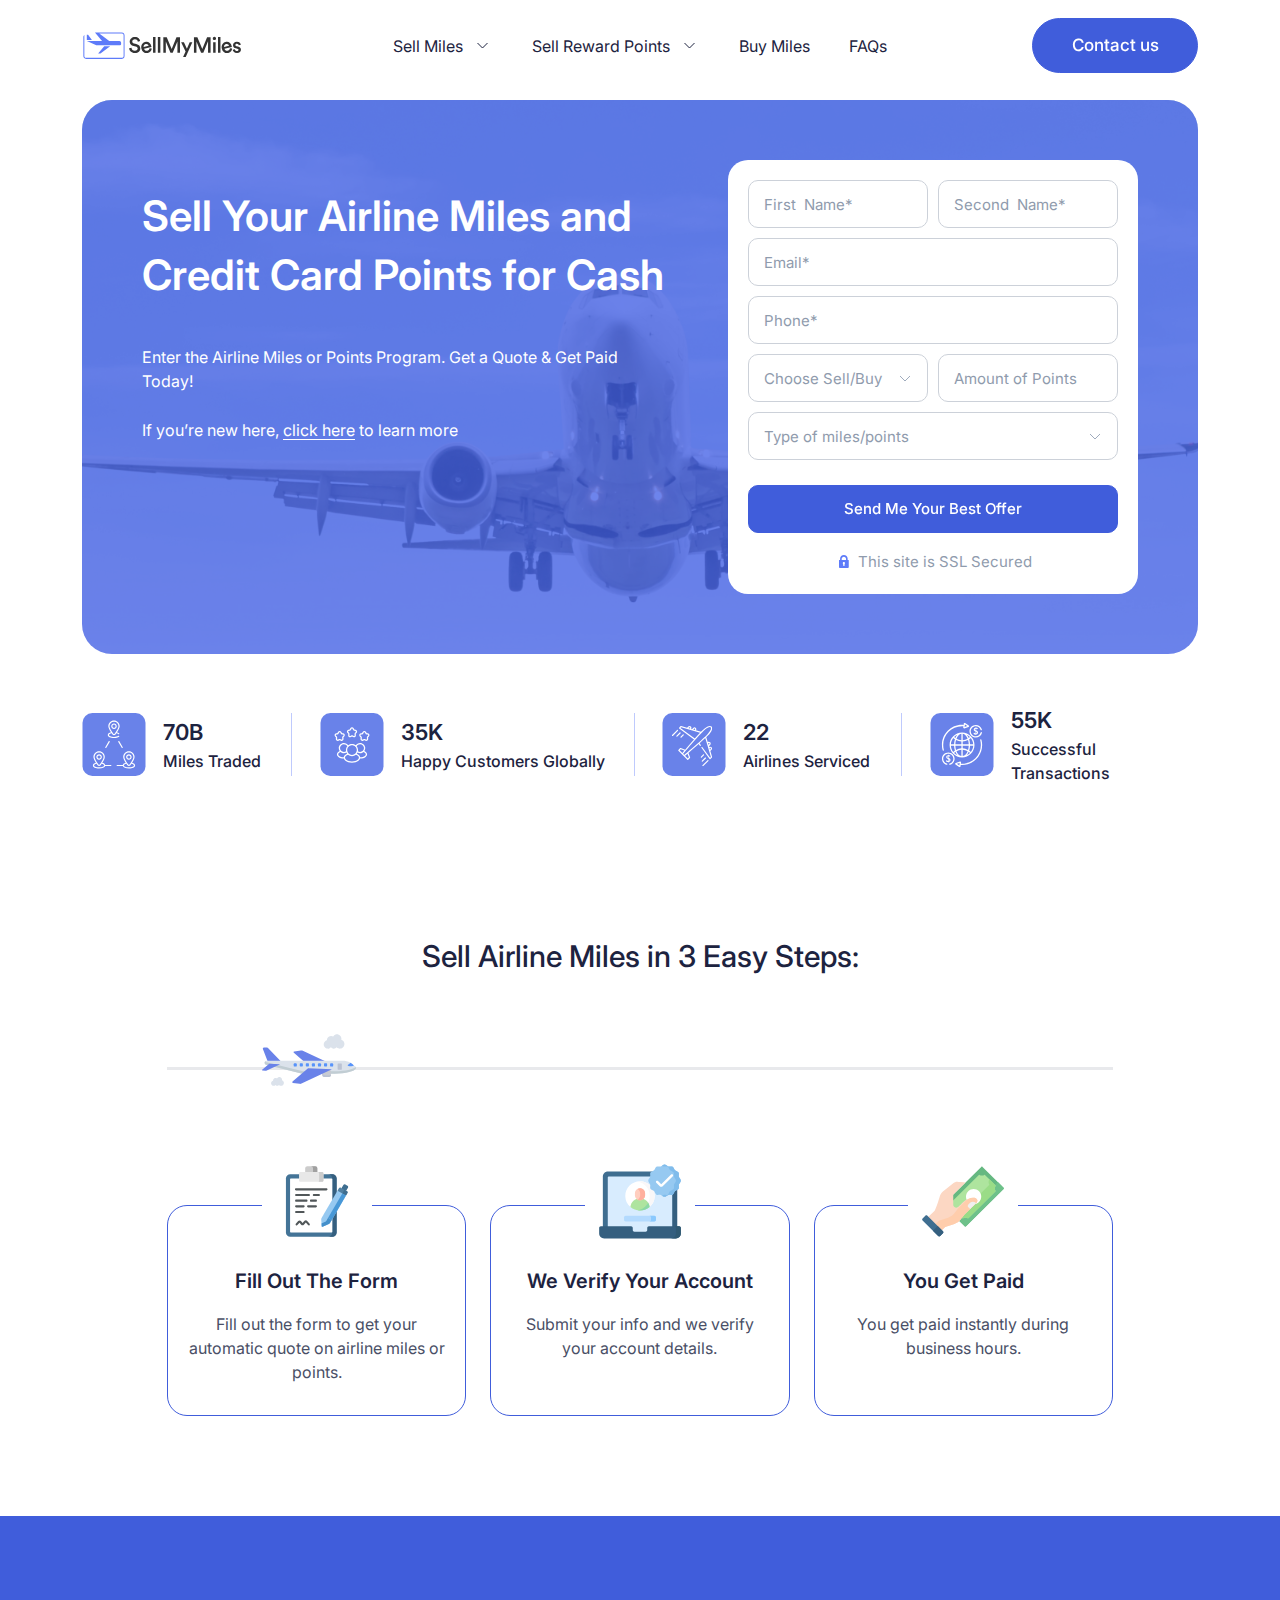
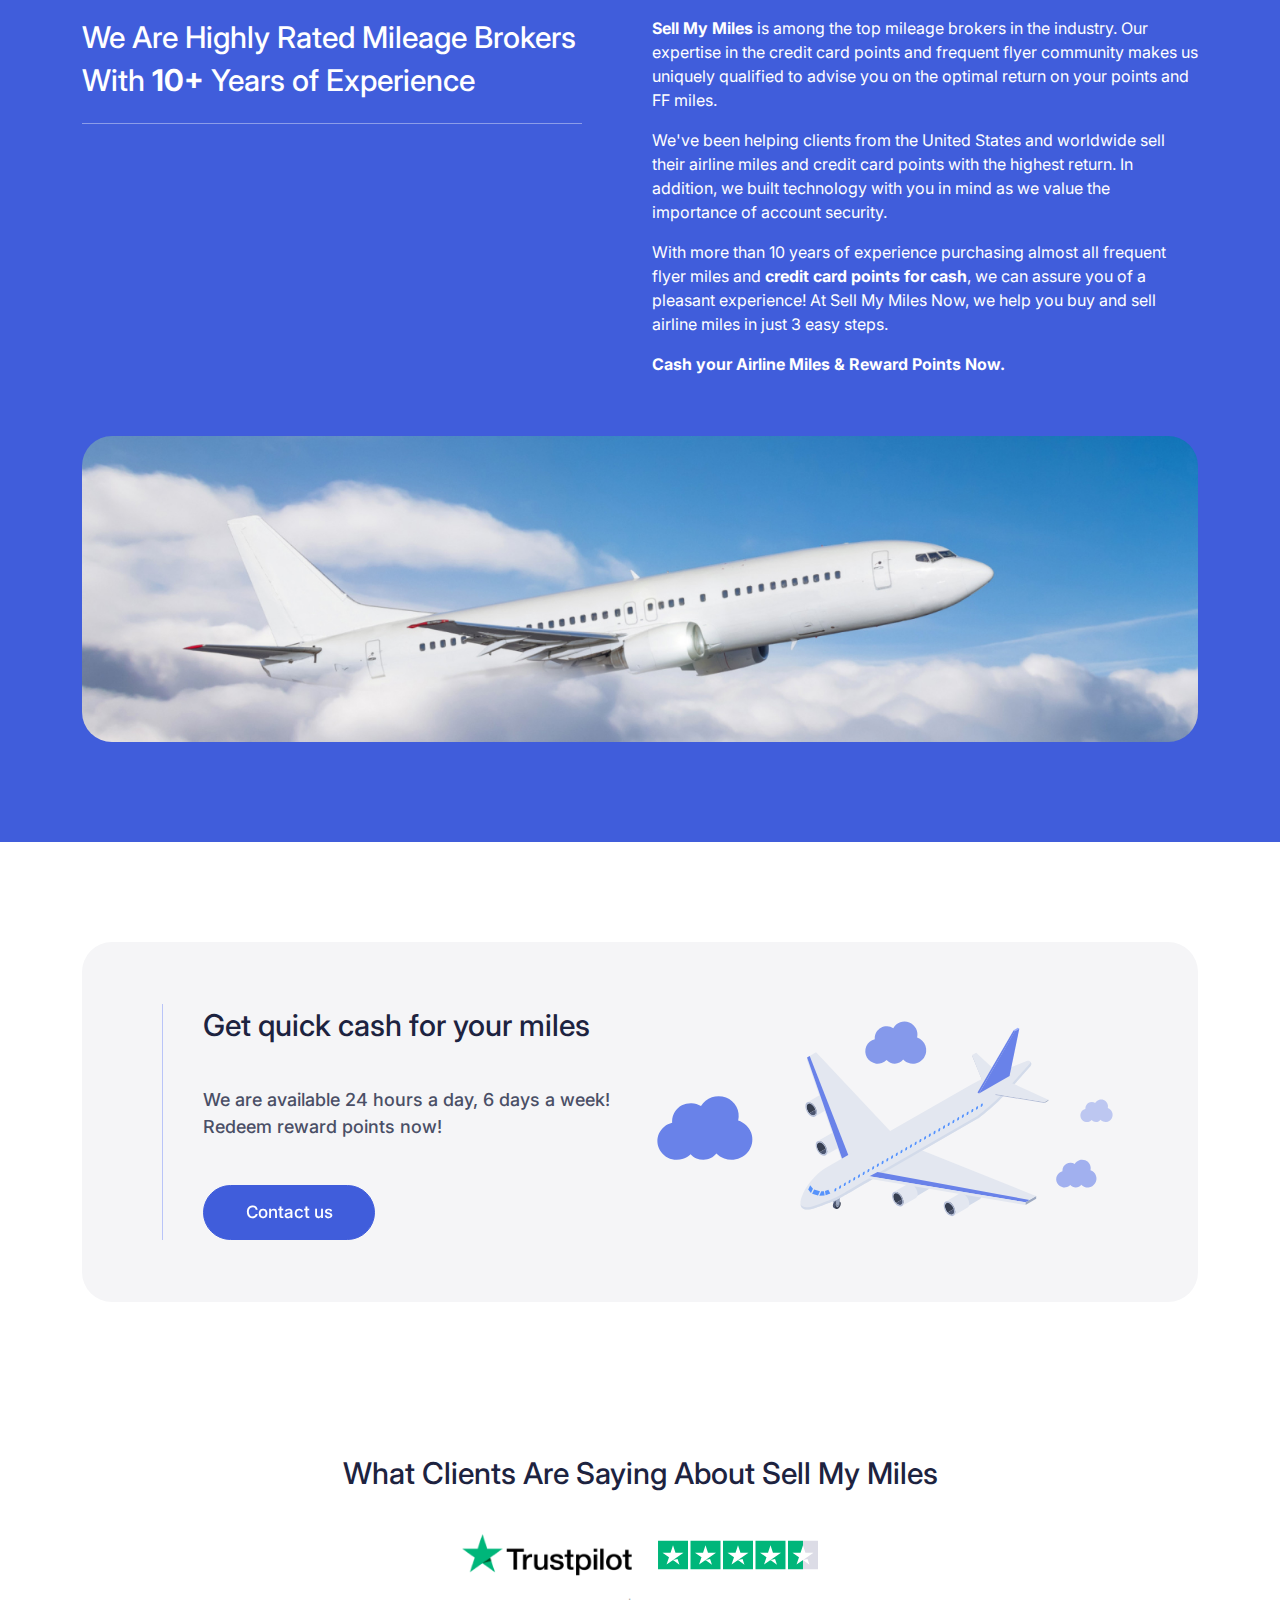
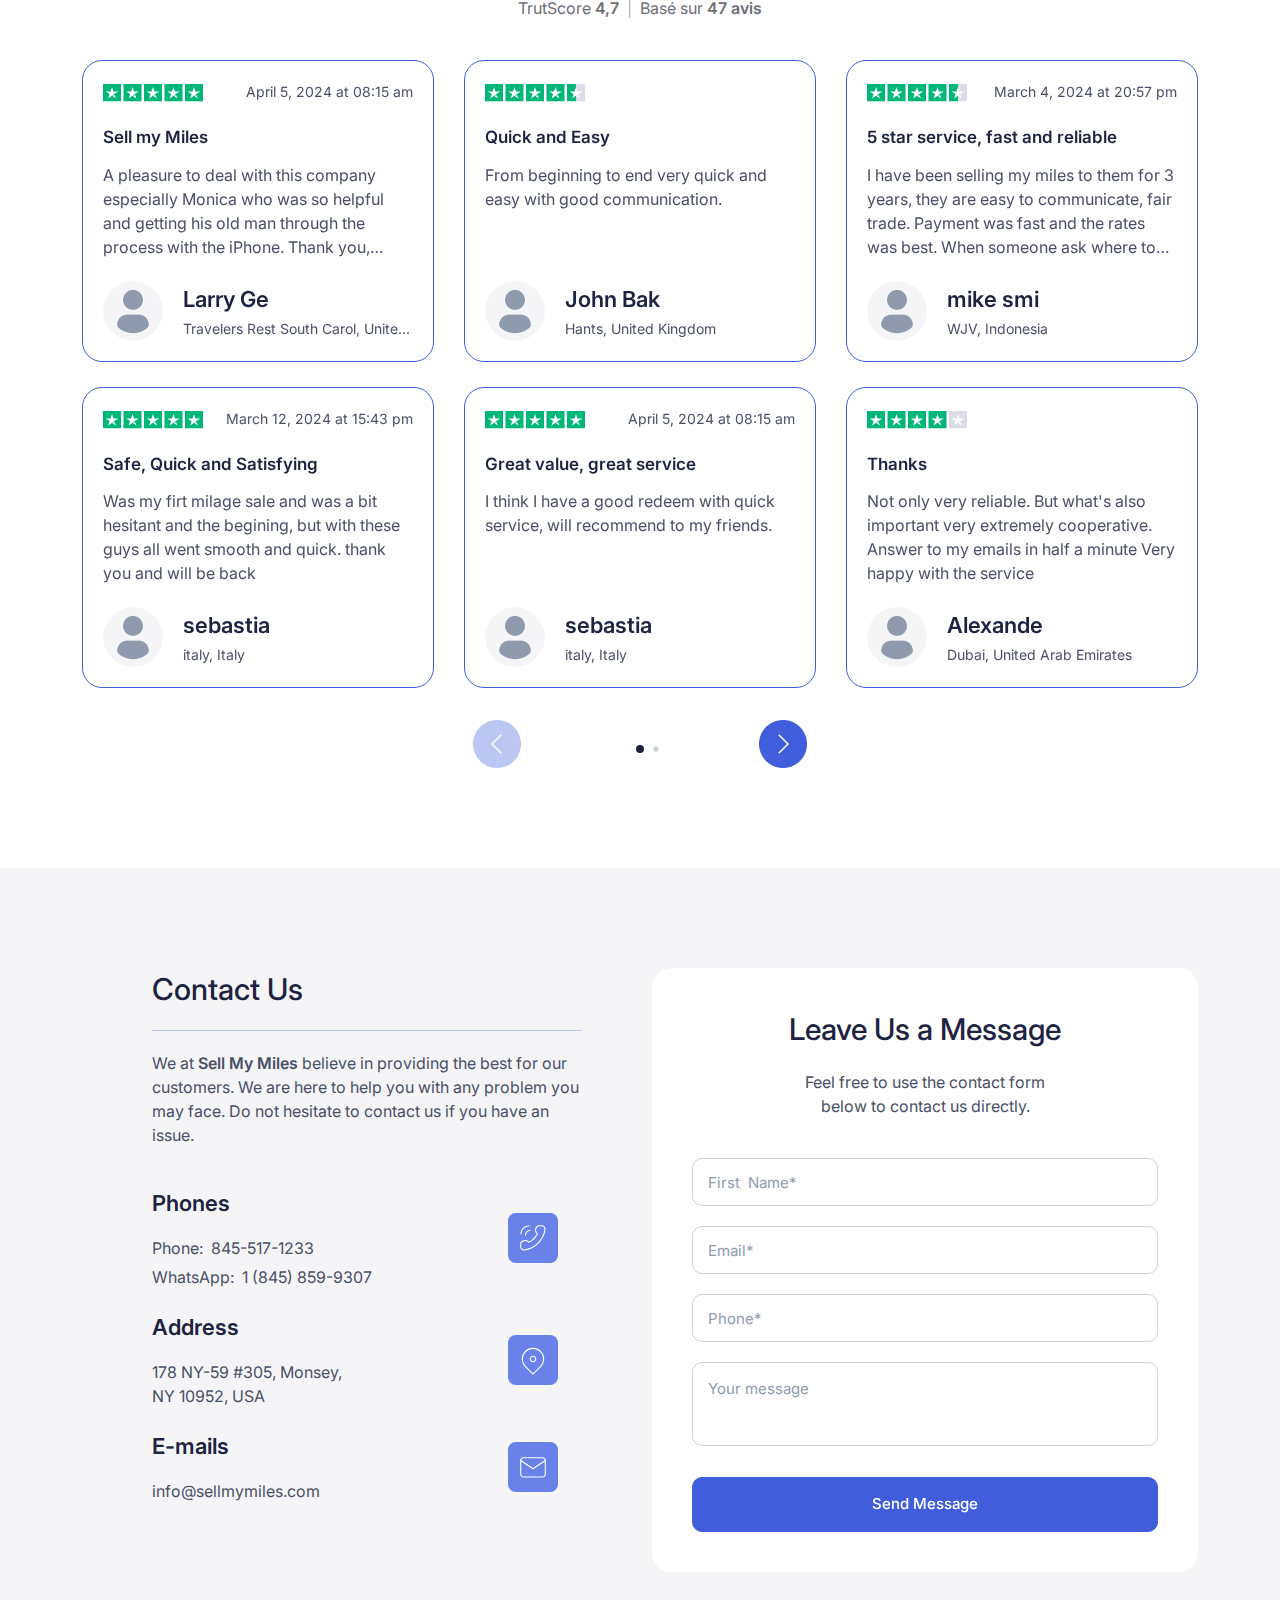
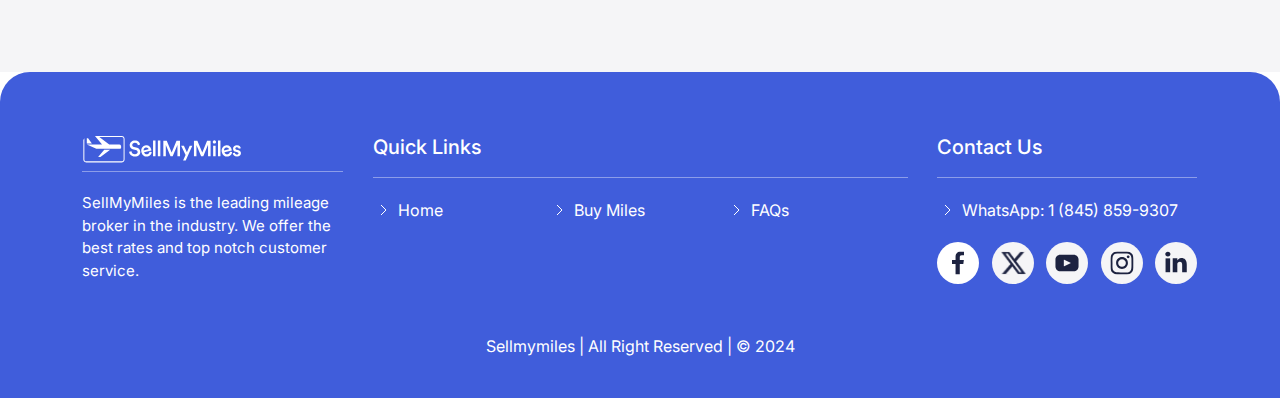
<file: index.html>
<!DOCTYPE html>
<html lang="en">

<head>
    <meta charset="UTF-8">
    <meta http-equiv="X-UA-Compatible" content="IE=edge">
    <meta name="viewport" content="width=device-width, initial-scale=1.0">
    <title>Main</title>
    <link rel="icon" type="image/x-icon" href="img/favicon.png">
    <link rel="stylesheet" href="css/lib/bootstrap.min.css">
    <link rel="stylesheet" href="css/lib/select2.css">
    <link rel="stylesheet" href="css/lib/swiper-bundle.min.css">
    <link rel="stylesheet" href="css/style.css">
</head>

<body>
    <div class="pagewrapper">
        <header class="header">
            <div class="container">
                <div class="row align-items-center">
                    <div class="col-xl-2 col-lg-2">
                        <a href="#" class="header__logo">
                            <img src="img/logo.svg" alt="logo">
                        </a>
                    </div>
                    <div class="col-xl-8 col-lg-8 navcol">
                        <button class="closemenu">
                            <img src="img/close.png" alt="close">
                        </button>
                        <nav class="header__nav">
                            <ul>
                                <li class="dropdownlink">
                                    <a href="#">
                                        Sell Miles
                                        <svg width="21" height="20" viewBox="0 0 21 20" fill="none"
                                            xmlns="http://www.w3.org/2000/svg">
                                            <path d="M5.5 8L10.5 13L15.5 8" stroke="#1D2340" />
                                        </svg>
                                    </a>
                                    <ul class="submenu">
                                        <li><a href="#">Sell Air France/KLM Miles</a></li>
                                        <li><a href="#">Sell Alaska Miles</a></li>
                                        <li><a href="#">Sell Alitalia Miles</a></li>
                                        <li><a href="#">Sell All Nippon Airways</a></li>
                                        <li><a href="#">Sell American airlines miles</a></li>
                                        <li><a href="#">Sell Avianca LifeMiles</a></li>
                                        <li><a href="#">Sell British Miles</a></li>
                                        <li><a href="#">Sell Cathay pacific asia miles</a></li>
                                        <li><a href="#">Sell Delta skymiles</a></li>
                                        <li><a href="#">Sell etihad miles</a></li>
                                        <li><a href="#">Sell hawaiian miles</a></li>
                                        <li><a href="#">Sell jet blue miles</a></li>
                                        <li><a href="#">Sell kris flyer singapore miles</a></li>
                                        <li><a href="#">Sell Lufthansa Points</a></li>
                                        <li><a href="#">Sell United mileage plus miles</a></li>
                                        <li><a href="#">Sell qantas miles</a></li>
                                        <li><a href="#">Sell Southwest rapid Rewards</a></li>
                                    </ul>
                                </li>
                                <li class="dropdownlink">
                                    <a href="#">
                                        Sell Reward Points
                                        <svg width="21" height="20" viewBox="0 0 21 20" fill="none"
                                            xmlns="http://www.w3.org/2000/svg">
                                            <path d="M5.5 8L10.5 13L15.5 8" stroke="#1D2340" />
                                        </svg>
                                    </a>
                                    <ul class="submenu">
                                        <li><a href="#">Sell Air France/KLM Miles</a></li>
                                        <li><a href="#">Sell Alaska Miles</a></li>
                                        <li><a href="#">Sell Alitalia Miles</a></li>
                                        <li><a href="#">Sell All Nippon Airways</a></li>
                                        <li><a href="#">Sell American airlines miles</a></li>
                                        <li><a href="#">Sell Avianca LifeMiles</a></li>
                                        <li><a href="#">Sell British Miles</a></li>
                                        <li><a href="#">Sell Cathay pacific asia miles</a></li>
                                        <li><a href="#">Sell Delta skymiles</a></li>
                                        <li><a href="#">Sell etihad miles</a></li>
                                        <li><a href="#">Sell hawaiian miles</a></li>
                                        <li><a href="#">Sell jet blue miles</a></li>
                                        <li><a href="#">Sell kris flyer singapore miles</a></li>
                                        <li><a href="#">Sell Lufthansa Points</a></li>
                                        <li><a href="#">Sell United mileage plus miles</a></li>
                                        <li><a href="#">Sell qantas miles</a></li>
                                        <li><a href="#">Sell Southwest rapid Rewards</a></li>
                                    </ul>
                                </li>
                                <li><a href="#">Buy Miles</a></li>
                                <li><a href="#">FAQs</a></li>
                            </ul>
                            <a href="#" class="bluebtn mobshow"><span>Contact us</span></a>
                        </nav>
                    </div>
                    <div class="col-xl-2 col-lg-2 hidetablet">
                        <a href="#" class="bluebtn"><span>Contact us</span></a>
                    </div>
                    <button class="menu">
                        <img src="img/menu.png" alt="menu">
                    </button>
                </div>
            </div>
            <div class="mobshadowbox"></div>
        </header>

        <main class="main">
            <section class="sellmileswrap">
                <div class="container">
                    <div class="sellmiles">
                        <img class="sellmiles__bg" src="img/main/img1.jpg" alt="img">
                        <div class="infobox">
                            <h1>Sell Your Airline Miles and<br> Credit Card Points for Cash</h1>
                            <p>Enter the Airline Miles or Points Program. Get a Quote & Get Paid Today!</p>
                            <p>
                                If you’re new here, <a href="#">click here</a> to learn more
                            </p>
                        </div>
                        <div class="formbox">
                            <form action="#">
                                <div class="row">
                                    <div class="col-md-6">
                                        <div class="inputfield">
                                            <input type="text" placeholder="First  Name*">
                                        </div>
                                    </div>
                                    <div class="col-md-6">
                                        <div class="inputfield">
                                            <input type="text" placeholder="Second  Name*">
                                        </div>
                                    </div>
                                    <div class="col-lg-12 col-md-6">
                                        <div class="inputfield">
                                            <input type="email" placeholder="Email*">
                                        </div>
                                    </div>
                                    <div class="col-lg-12 col-md-6">
                                        <div class="inputfield">
                                            <input type="number" placeholder="Phone*">
                                        </div>
                                    </div>
                                    <div class="col-md-6">
                                        <div class="inputfield">
                                            <select name="" id="" class="styledselect"
                                                data-placeholder="Choose Sell/Buy">
                                                <option></option>
                                                <option value="1">option 1</option>
                                                <option value="2">option 2</option>
                                                <option value="3">option 3</option>
                                            </select>
                                        </div>
                                    </div>
                                    <div class="col-md-6">
                                        <div class="inputfield">
                                            <input type="text" placeholder="Amount of Points">
                                        </div>
                                    </div>
                                    <div class="col-lg-12">
                                        <div class="inputfield">
                                            <select name="" id="" class="styledselect"
                                                data-placeholder="Type of miles/points">
                                                <option></option>
                                                <option value="1">option 1</option>
                                                <option value="2">option 2</option>
                                                <option value="3">option 3</option>
                                            </select>
                                        </div>
                                    </div>
                                    <div class="col-lg-12">
                                        <button class="bluesbm bluebtn" type="submit">
                                            <span>Send Me Your Best Offer</span>
                                        </button>
                                        <p class="infotext">
                                            <img src="img/main/lock_icon.svg" alt="icon">
                                            This site is SSL Secured
                                        </p>
                                    </div>
                                </div>
                            </form>
                        </div>
                    </div>
                </div>
            </section>

            <div class="icstatwrap">
                <div class="container">
                    <div class="icstat">
                        <div class="icstat__box">
                            <img src="img/main/ic1.svg" alt="icon">
                            <p>
                                <span>70B</span>
                                Miles Traded
                            </p>
                        </div>
                        <div class="icstat__box">
                            <img src="img/main/ic2.svg" alt="icon">
                            <p>
                                <span>35K</span>
                                Happy Customers Globally
                            </p>
                        </div>
                        <div class="icstat__box">
                            <img src="img/main/ic3.svg" alt="icon">
                            <p>
                                <span>22</span>
                                Airlines Serviced
                            </p>
                        </div>
                        <div class="icstat__box">
                            <img src="img/main/ic4.svg" alt="icon">
                            <p>
                                <span>55K</span>
                                Successful Transactions
                            </p>
                        </div>
                    </div>
                </div>
            </div>

            <section class="stepssect">
                <div class="container">
                    <h3 class="text-center">Sell Airline Miles in 3 Easy Steps:</h3>
                    <div class="stepssect__plane">
                        <div class="greyline"></div>
                        <div class="blueline"></div>
                        <img class="planeimg" src="img/main/plane.svg" alt="img">
                    </div>
                    <div class="stepssect__boxes">
                        <div class="row">
                            <div class="col-xl-4 col-lg-4 col-md-6">
                                <div class="stepssect__box bx1">
                                    <div class="imgwrap">
                                        <img src="img/main/stepic1.svg" alt="img">
                                    </div>
                                    <div class="textwrap">
                                        <p class="title">
                                            Fill Out The Form
                                        </p>
                                        <p>
                                            Fill out the form to get your automatic quote on airline miles or points.
                                        </p>
                                    </div>
                                </div>
                            </div>
                            <div class="col-xl-4 col-lg-4 col-md-6">
                                <div class="stepssect__box bx2">
                                    <div class="imgwrap">
                                        <img src="img/main/stepic2.svg" alt="img">
                                    </div>
                                    <div class="textwrap">
                                        <p class="title">
                                            We Verify Your Account
                                        </p>
                                        <p>
                                            Submit your info and we verify your account details.
                                        </p>
                                    </div>
                                </div>
                            </div>
                            <div class="col-xl-4 col-lg-4 col-md-6">
                                <div class="stepssect__box bx3">
                                    <div class="imgwrap">
                                        <img src="img/main/stepic3.svg" alt="img">
                                    </div>
                                    <div class="textwrap">
                                        <p class="title">
                                            You Get Paid
                                        </p>
                                        <p>
                                            You get paid instantly during<br> business hours.
                                        </p>
                                    </div>
                                </div>
                            </div>
                        </div>
                    </div>
                </div>
            </section>

            <section class="infosect1">
                <div class="container">
                    <div class="row">
                        <div class="col-lg-6">
                            <h3>
                                We Are Highly Rated Mileage Brokers With <b>10+</b> Years of Experience
                            </h3>
                        </div>
                        <div class="col-lg-6">
                            <div class="descrwrap">
                                <p>
                                    <b>Sell My Miles</b> is among the top mileage brokers in the industry. Our expertise
                                    in the
                                    credit card points and frequent flyer community makes us uniquely qualified to
                                    advise you on the optimal return on your points and FF miles.
                                </p>
                                <p>
                                    We've been helping clients from the United States and worldwide sell their airline
                                    miles and credit card points with the highest return. In addition, we built
                                    technology with you in mind as we value the importance of account security.
                                </p>
                                <p>
                                    With more than 10 years of experience purchasing almost all frequent flyer miles
                                    and <b>credit card points for cash</b>, we can assure you of a pleasant experience!
                                    At Sell
                                    My Miles Now, we help you buy and sell airline miles in just 3 easy steps. 
                                </p>
                                <p>
                                    <b>
                                        Cash your Airline Miles & Reward Points Now.
                                    </b>
                                </p>
                            </div>
                        </div>
                    </div>
                    <div class="imgwrap">
                        <img src="img/main/img2.jpg" alt="img">
                    </div>
                </div>
            </section>

            <section class="getquickkash">
                <div class="container">
                    <div class="getquickkashwrap">
                        <div class="row align-items-center">
                            <div class="col-lg-6">
                                <div class="gqkdescr">
                                    <h3>
                                        Get quick cash for your miles
                                    </h3>
                                    <p>We are available 24 hours a day, 6 days a week!<br> Redeem reward points now!</p>
                                    <a href="#" class="bluebtn">Contact us</a>
                                </div>
                            </div>
                            <div class="col-lg-6">
                                <div class="imgwrap">
                                    <img src="img/main/ill2.svg" alt="img">
                                </div>
                            </div>
                        </div>
                    </div>
                </div>
            </section>

            <section class="testimonials">
                <div class="container">
                    <h3 class="text-center">What Clients Are Saying About Sell My Miles</h3>
                    <div class="testimonials__status">
                        <div class="imgswrap">
                            <img src="img/main/testimonialslogo.png" alt="img">
                            <img src="img/main/srars.svg" alt="img">
                        </div>
                        <p>
                            TrutScore
                            <b>4,7</b>
                            <i>|</i>
                            Basé sur
                            <b>47 avis</b>
                        </p>
                    </div>
                    <div class="testimsliderwrap">
                        <div class="swiper testimsl">
                            <div class="swiper-wrapper">
                                <div class="swiper-slide">
                                    <div class="testimonialsgroup">
                                        <div class="testimbox">
                                            <div class="testimbox__top">
                                                <img src="img/main/str1.svg" alt="img">
                                                <p>
                                                    April 5, 2024 at 08:15 am
                                                </p>
                                            </div>
                                            <div class="testimbox_main">
                                                <p class="title">Sell my Miles</p>
                                                <p>
                                                    A pleasure to deal with this company especially Monica who was so
                                                    helpful and getting his old man through the process with the iPhone.
                                                    Thank you, Monique.
                                                </p>
                                            </div>
                                            <div class="testimbox__bott">
                                                <div class="ava">
                                                    <img src="img/main/ava.png" alt="">
                                                </div>
                                                <div class="authordescr">
                                                    <p class="name">Larry Ge </p>
                                                    <p>Travelers Rest South Carol, United States</p>
                                                </div>
                                            </div>
                                        </div>
                                        <div class="testimbox">
                                            <div class="testimbox__top">
                                                <img src="img/main/str1.svg" alt="img">
                                                <p>
                                                    March 12, 2024 at 15:43 pm
                                                </p>
                                            </div>
                                            <div class="testimbox_main">
                                                <p class="title">Safe, Quick and Satisfying</p>
                                                <p>
                                                    Was my firt milage sale and was a bit hesitant and the begining, but
                                                    with these guys all went smooth and quick. thank you and will be
                                                    back
                                                </p>
                                            </div>
                                            <div class="testimbox__bott">
                                                <div class="ava">
                                                    <img src="img/main/ava.png" alt="">
                                                </div>
                                                <div class="authordescr">
                                                    <p class="name">sebastia</p>
                                                    <p>italy, Italy</p>
                                                </div>
                                            </div>
                                        </div>
                                    </div>
                                </div>
                                <div class="swiper-slide">
                                    <div class="testimonialsgroup">
                                        <div class="testimbox">
                                            <div class="testimbox__top">
                                                <img src="img/main/str2.svg" alt="img">
                                                <p>

                                                </p>
                                            </div>
                                            <div class="testimbox_main">
                                                <p class="title">Quick and Easy</p>
                                                <p>
                                                    From beginning to end very quick and easy with good communication.
                                                </p>
                                            </div>
                                            <div class="testimbox__bott">
                                                <div class="ava">
                                                    <img src="img/main/ava.png" alt="">
                                                </div>
                                                <div class="authordescr">
                                                    <p class="name">John Bak</p>
                                                    <p>Hants, United Kingdom</p>
                                                </div>
                                            </div>
                                        </div>
                                        <div class="testimbox">
                                            <div class="testimbox__top">
                                                <img src="img/main/str1.svg" alt="img">
                                                <p>
                                                    April 5, 2024 at 08:15 am
                                                </p>
                                            </div>
                                            <div class="testimbox_main">
                                                <p class="title">Great value, great service</p>
                                                <p>
                                                    I think I have a good redeem with quick service, will recommend to
                                                    my friends.
                                                </p>
                                            </div>
                                            <div class="testimbox__bott">
                                                <div class="ava">
                                                    <img src="img/main/ava.png" alt="">
                                                </div>
                                                <div class="authordescr">
                                                    <p class="name">sebastia</p>
                                                    <p>italy, Italy</p>
                                                </div>
                                            </div>
                                        </div>
                                    </div>
                                </div>
                                <div class="swiper-slide">
                                    <div class="testimonialsgroup">
                                        <div class="testimbox">
                                            <div class="testimbox__top">
                                                <img src="img/main/str2.svg" alt="img">
                                                <p>
                                                    March 4, 2024 at 20:57 pm
                                                </p>
                                            </div>
                                            <div class="testimbox_main">
                                                <p class="title">5 star service, fast and reliable</p>
                                                <p>
                                                    I have been selling my miles to them for 3 years, they are easy to
                                                    communicate, fair trade. Payment was fast and the rates was best.
                                                    When someone ask where to sell their miles, I would definitelly
                                                    reccomend this company.
                                                </p>
                                            </div>
                                            <div class="testimbox__bott">
                                                <div class="ava">
                                                    <img src="img/main/ava.png" alt="">
                                                </div>
                                                <div class="authordescr">
                                                    <p class="name">mike smi</p>
                                                    <p>WJV, Indonesia</p>
                                                </div>
                                            </div>
                                        </div>
                                        <div class="testimbox">
                                            <div class="testimbox__top">
                                                <img src="img/main/str3.svg" alt="img">
                                                <p>

                                                </p>
                                            </div>
                                            <div class="testimbox_main">
                                                <p class="title">Thanks</p>
                                                <p>
                                                    Not only very reliable. But what's also important very extremely
                                                    cooperative. Answer to my emails in half a minute Very happy with
                                                    the service
                                                </p>
                                            </div>
                                            <div class="testimbox__bott">
                                                <div class="ava">
                                                    <img src="img/main/ava.png" alt="">
                                                </div>
                                                <div class="authordescr">
                                                    <p class="name">Alexande</p>
                                                    <p>Dubai, United Arab Emirates</p>
                                                </div>
                                            </div>
                                        </div>
                                    </div>
                                </div>
                                <div class="swiper-slide">
                                    <div class="testimonialsgroup">
                                        <div class="testimbox">
                                            <div class="testimbox__top">
                                                <img src="img/main/str2.svg" alt="img">
                                                <p>

                                                </p>
                                            </div>
                                            <div class="testimbox_main">
                                                <p class="title">Quick and Easy</p>
                                                <p>
                                                    From beginning to end very quick and easy with good communication.
                                                </p>
                                            </div>
                                            <div class="testimbox__bott">
                                                <div class="ava">
                                                    <img src="img/main/ava.png" alt="">
                                                </div>
                                                <div class="authordescr">
                                                    <p class="name">John Bak</p>
                                                    <p>Hants, United Kingdom</p>
                                                </div>
                                            </div>
                                        </div>
                                        <div class="testimbox">
                                            <div class="testimbox__top">
                                                <img src="img/main/str1.svg" alt="img">
                                                <p>
                                                    April 5, 2024 at 08:15 am
                                                </p>
                                            </div>
                                            <div class="testimbox_main">
                                                <p class="title">Great value, great service</p>
                                                <p>
                                                    I think I have a good redeem with quick service, will recommend to
                                                    my friends.
                                                </p>
                                            </div>
                                            <div class="testimbox__bott">
                                                <div class="ava">
                                                    <img src="img/main/ava.png" alt="">
                                                </div>
                                                <div class="authordescr">
                                                    <p class="name">sebastia</p>
                                                    <p>italy, Italy</p>
                                                </div>
                                            </div>
                                        </div>
                                    </div>
                                </div>
                            </div>
                            <div class="swiper-pagination"></div>
                            <div class="swiper-button-next"></div>
                            <div class="swiper-button-prev"></div>
                        </div>
                    </div>
                </div>
            </section>

            <section class="contactus">
                <div class="container">
                    <div class="row justify-content-center">
                        <div class="col-lg-6">
                            <div class="contleft">
                                <h3>Contact Us</h3>
                                <p>
                                    We at <b>Sell My Miles</b> believe in providing the best for our customers. We are
                                    here to
                                    help you with any problem you may face. Do not hesitate to contact us if you have an
                                    issue.
                                </p>
                                <ul>
                                    <li>
                                        <div class="contlistdescr">
                                            <img src="img/main/contic1.svg" alt="ic">
                                            <p class="title">
                                                Phones
                                            </p>
                                            <p>
                                                Phone: 
                                                <a href="tel:8455171233">845-517-1233</a>
                                            </p>
                                            <p>
                                                WhatsApp: 
                                                <a href="https://wa.me/18458599307">1 (845) 859-9307</a>
                                            </p>
                                        </div>
                                    </li>
                                    <li>
                                        <div class="contlistdescr">
                                            <img src="img/main/contic2.svg" alt="ic">
                                            <p class="title">
                                                Address
                                            </p>
                                            <p>
                                                178 NY-59 #305, Monsey,<br>NY 10952, USA
                                            </p>
                                        </div>
                                    </li>
                                    <li>
                                        <div class="contlistdescr">
                                            <img src="img/main/contic3.svg" alt="ic">
                                            <p class="title">
                                                E-mails
                                            </p>
                                            <p>
                                                <a href="mailto:info@sellmymiles.com">info@sellmymiles.com</a>
                                            </p>
                                        </div>
                                    </li>
                                </ul>

                            </div>
                        </div>
                        <div class="col-lg-6">
                            <div class="contright">
                                <form action="#">
                                    <h3>Leave Us a Message</h3>
                                    <p>
                                        Feel free to use the contact form<br> below to contact us directly.
                                    </p>
                                    <div class="inputfield">
                                        <input type="text" placeholder="First  Name*">
                                    </div>
                                    <div class="inputfield">
                                        <input type="email" placeholder="Email*">
                                    </div>
                                    <div class="inputfield">
                                        <input type="number" placeholder="Phone*">
                                    </div>
                                    <div class="inputfield">
                                        <textarea name="" id="" placeholder="Your message"></textarea>
                                    </div>
                                    <button class="bluesbm bluebtn" type="submit">
                                        <span>Send Message</span>
                                    </button>
                                </form>
                            </div>
                        </div>
                    </div>
                </div>
            </section>

        </main>

        <footer class="footer">
            <div class="container">
                <div class="row">
                    <div class="col-xl-3 col-lg-4 col-md-6">
                        <div class="footerleftbox">
                            <p class="footer__title">
                                <a href="#" class="footerlogo">
                                    <img src="img/logo-footer.svg" alt="logo">
                                </a>
                            </p>
                            <p>
                                SellMyMiles is the leading mileage broker in the industry. We offer the best rates and
                                top
                                notch customer service.
                            </p>
                        </div>
                    </div>
                    <div class="col-xl-6 col-lg-4 col-md-6">
                        <div class="footercenterbox">
                            <p class="footer__title">Quick Links</p>
                            <ul>
                                <li><a href="#">Home</a></li>
                                <li><a href="#">Buy Miles</a></li>
                                <li><a href="#">FAQs</a></li>
                            </ul>
                        </div>
                    </div>
                    <div class="col-xl-3 col-lg-4 col-md-6">
                        <div class="footerrightbox">
                            <p class="footer__title">Contact Us</p>
                            <a href="#" class="linkf">WhatsApp: 1 (845) 859-9307</a>
                            <ul class="footer__soc">
                                <li>
                                    <a href="#" target="_blank">
                                        <img src="img/footer/fb.svg" alt="facebook">
                                    </a>
                                </li>
                                <li>
                                    <a href="#" target="_blank">
                                        <img src="img/footer/x.svg" alt="x">
                                    </a>
                                </li>
                                <li>
                                    <a href="#" target="_blank">
                                        <img src="img/footer/yt.svg" alt="youtube">
                                    </a>
                                </li>
                                <li>
                                    <a href="#" target="_blank">
                                        <img src="img/footer/inst.svg" alt="instagram">
                                    </a>
                                </li>
                                <li>
                                    <a href="#" target="_blank">
                                        <img src="img/footer/in.svg" alt="linkedin">
                                    </a>
                                </li>
                            </ul>
                        </div>
                    </div>
                </div>
                <p class="bottext">
                    Sellmymiles | All Right Reserved | © 2024
                </p>
            </div>
        </footer>

        <div class="fixedelements">
            <a href="#" class="totop">
                <img src="img/totop.png" alt="totop">
            </a>
            <a href="#" class="boticon">
                <img src="img/bot-icon.svg" alt="bot">
            </a>
        </div>
    </div>

    <script src="js/lib/jquery.js"></script>
    <script src="js/lib/bootstrap.min.js"></script>
    <script src="js/lib/select2.js"></script>
    <script src="js/lib/swiper-bundle.min.js"></script>
    <script src="js/main.js"></script>

</body>



</html>
</file>
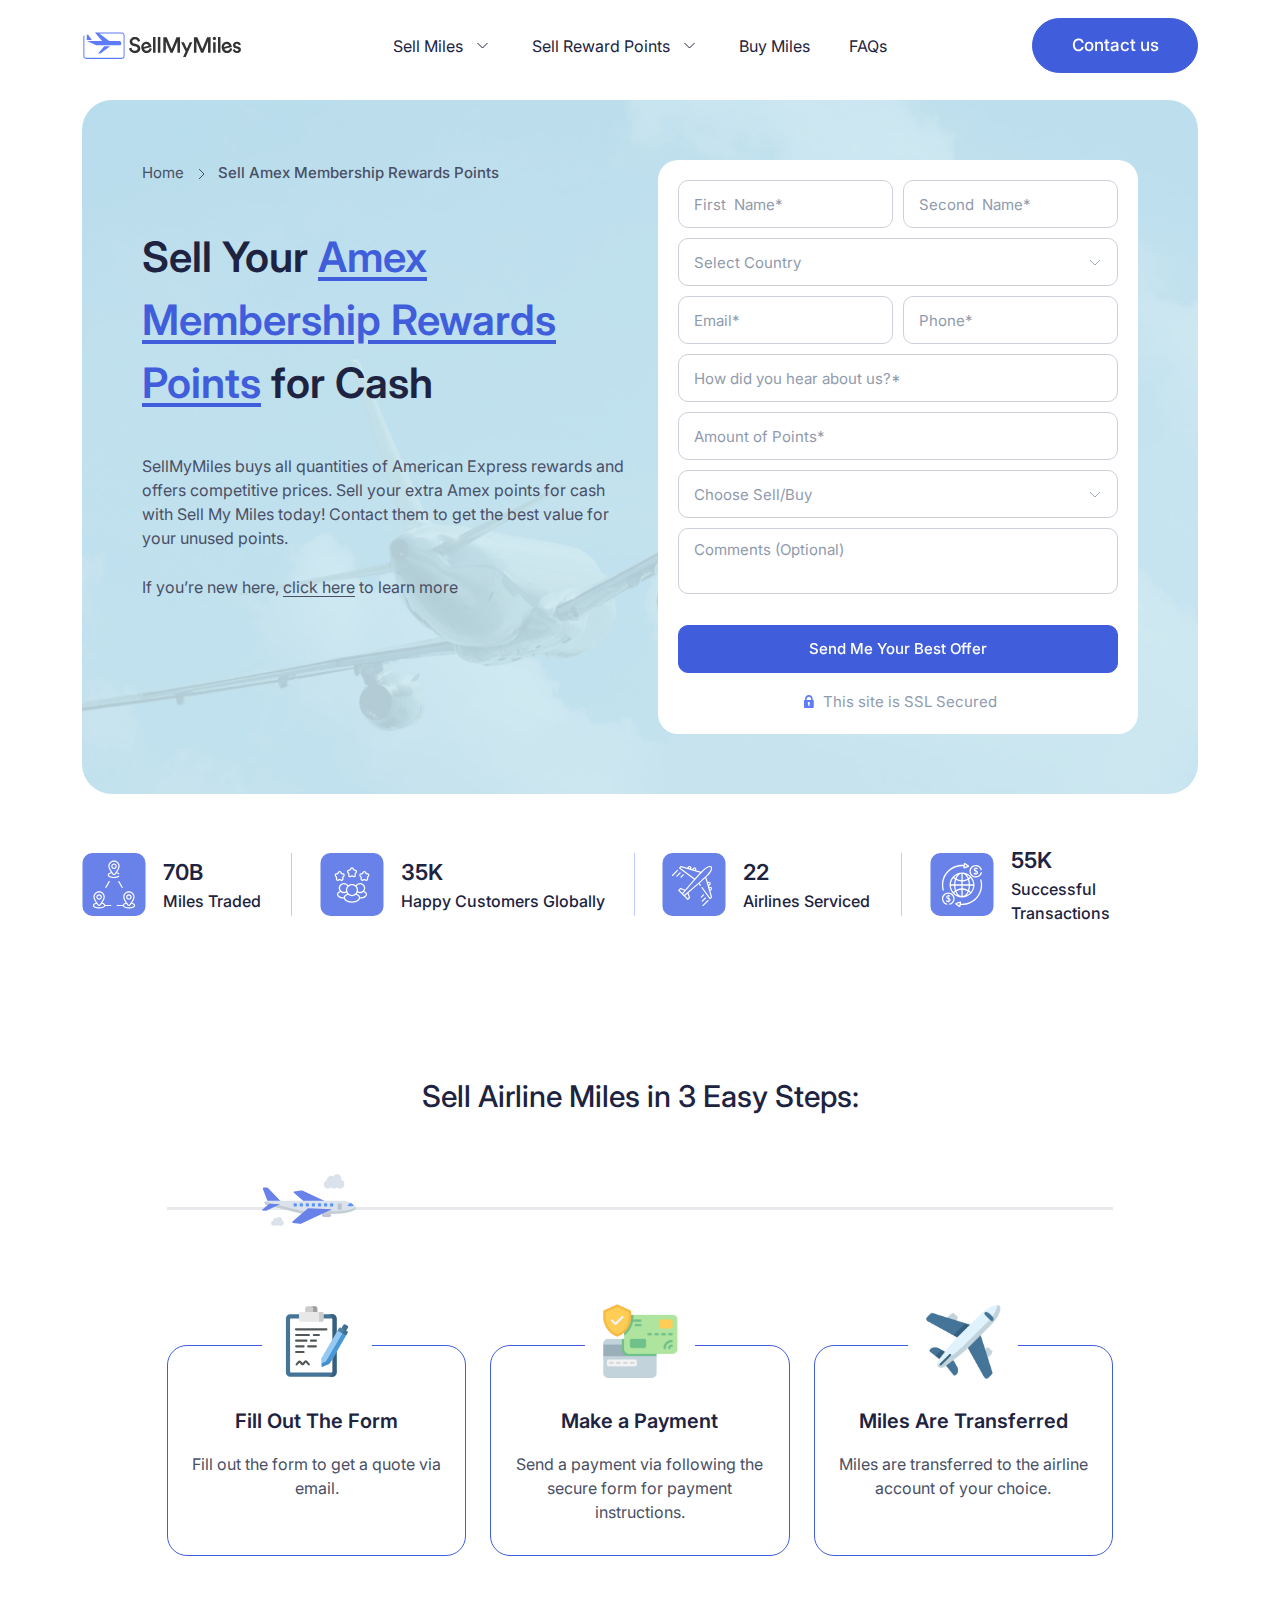
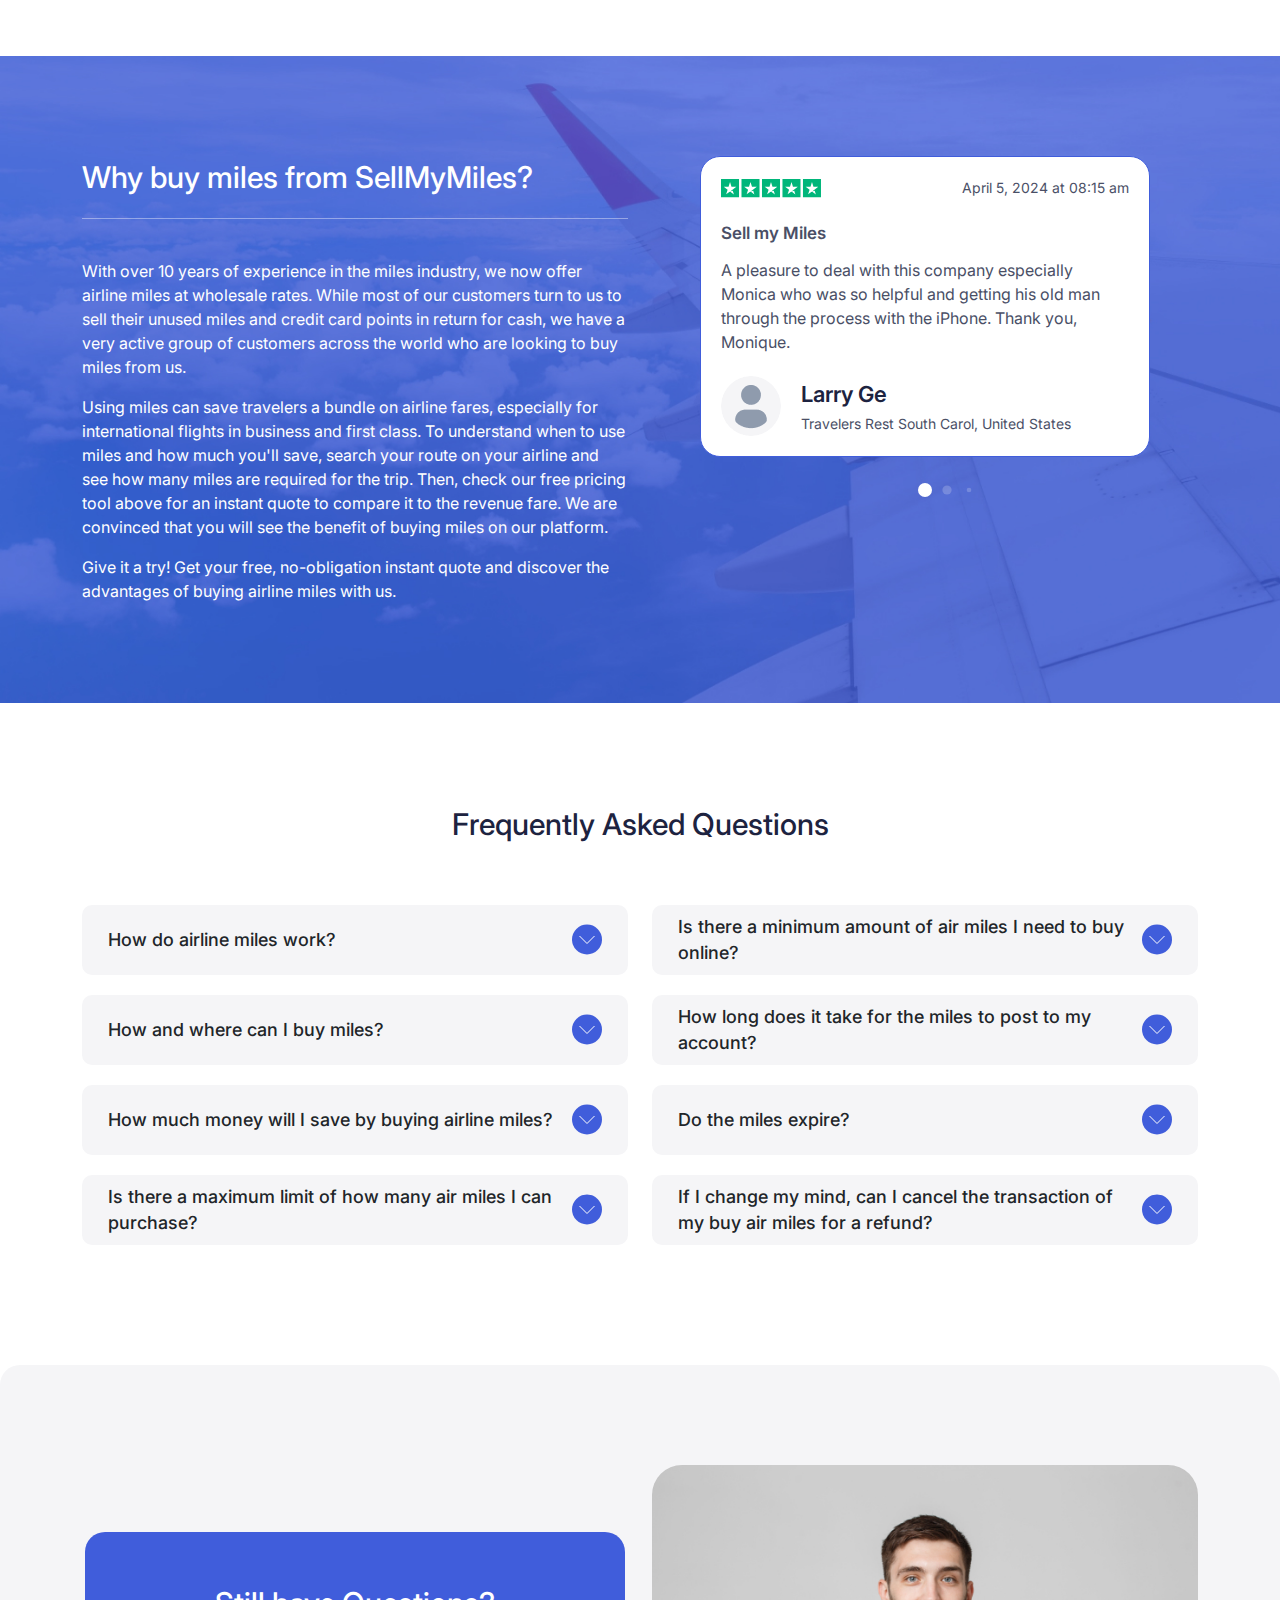
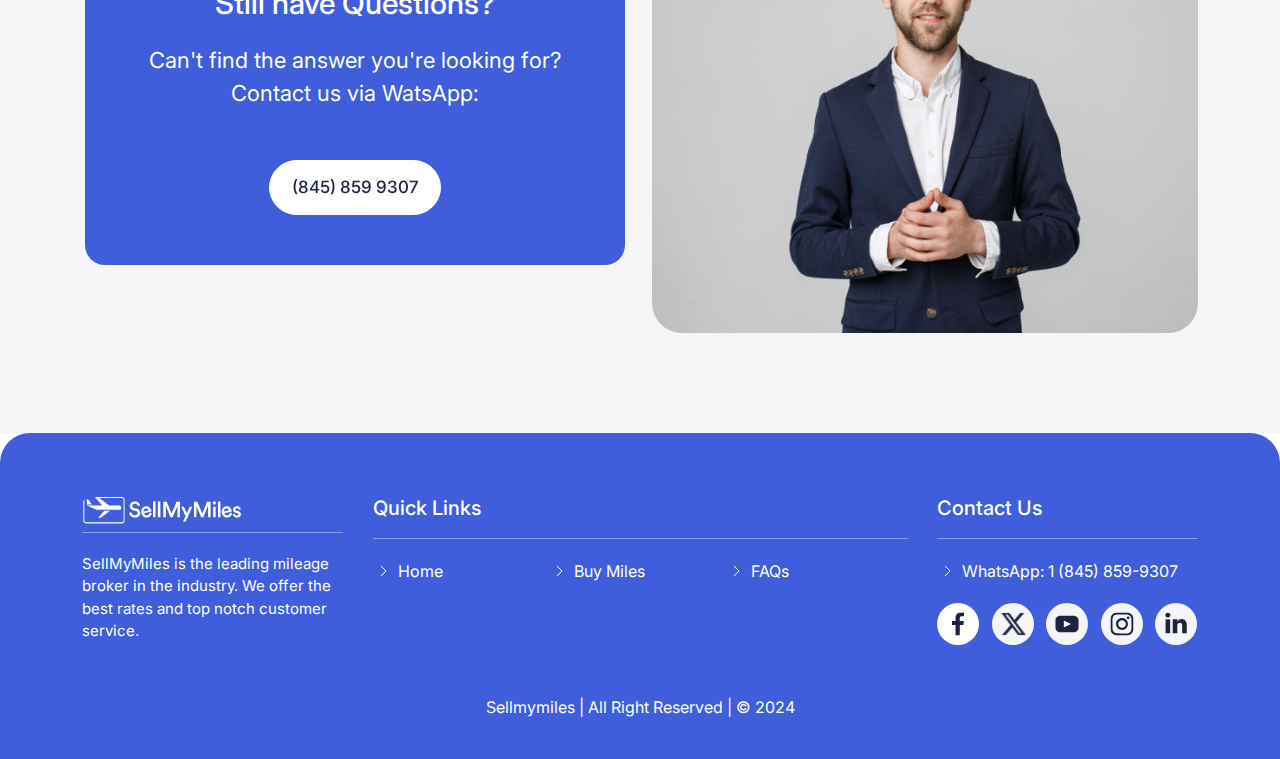
<file: buy-miles-template.html>
<!DOCTYPE html>
<html lang="en">

<head>
    <meta charset="UTF-8">
    <meta http-equiv="X-UA-Compatible" content="IE=edge">
    <meta name="viewport" content="width=device-width, initial-scale=1.0">
    <title>Buy Miles Template page</title>
    <link rel="icon" type="image/x-icon" href="img/favicon.png">
    <link rel="stylesheet" href="css/lib/bootstrap.min.css">
    <link rel="stylesheet" href="css/lib/select2.css">
    <link rel="stylesheet" href="css/lib/swiper-bundle.min.css">
    <link rel="stylesheet" href="css/style.css">
</head>

<body>
    <div class="pagewrapper">
        <header class="header">
            <div class="container">
                <div class="row align-items-center">
                    <div class="col-xl-2 col-lg-2">
                        <a href="#" class="header__logo">
                            <img src="img/logo.svg" alt="logo">
                        </a>
                    </div>
                    <div class="col-xl-8 col-lg-8 navcol">
                        <button class="closemenu">
                            <img src="img/close.png" alt="close">
                        </button>
                        <nav class="header__nav">
                            <ul>
                                <li class="dropdownlink">
                                    <a href="#">
                                        Sell Miles
                                        <svg width="21" height="20" viewBox="0 0 21 20" fill="none"
                                            xmlns="http://www.w3.org/2000/svg">
                                            <path d="M5.5 8L10.5 13L15.5 8" stroke="#1D2340" />
                                        </svg>
                                    </a>
                                    <ul class="submenu">
                                        <li><a href="#">Sell Air France/KLM Miles</a></li>
                                        <li><a href="#">Sell Alaska Miles</a></li>
                                        <li><a href="#">Sell Alitalia Miles</a></li>
                                        <li><a href="#">Sell All Nippon Airways</a></li>
                                        <li><a href="#">Sell American airlines miles</a></li>
                                        <li><a href="#">Sell Avianca LifeMiles</a></li>
                                        <li><a href="#">Sell British Miles</a></li>
                                        <li><a href="#">Sell Cathay pacific asia miles</a></li>
                                        <li><a href="#">Sell Delta skymiles</a></li>
                                        <li><a href="#">Sell etihad miles</a></li>
                                        <li><a href="#">Sell hawaiian miles</a></li>
                                        <li><a href="#">Sell jet blue miles</a></li>
                                        <li><a href="#">Sell kris flyer singapore miles</a></li>
                                        <li><a href="#">Sell Lufthansa Points</a></li>
                                        <li><a href="#">Sell United mileage plus miles</a></li>
                                        <li><a href="#">Sell qantas miles</a></li>
                                        <li><a href="#">Sell Southwest rapid Rewards</a></li>
                                    </ul>
                                </li>
                                <li class="dropdownlink">
                                    <a href="#">
                                        Sell Reward Points
                                        <svg width="21" height="20" viewBox="0 0 21 20" fill="none"
                                            xmlns="http://www.w3.org/2000/svg">
                                            <path d="M5.5 8L10.5 13L15.5 8" stroke="#1D2340" />
                                        </svg>
                                    </a>
                                    <ul class="submenu">
                                        <li><a href="#">Sell Air France/KLM Miles</a></li>
                                        <li><a href="#">Sell Alaska Miles</a></li>
                                        <li><a href="#">Sell Alitalia Miles</a></li>
                                        <li><a href="#">Sell All Nippon Airways</a></li>
                                        <li><a href="#">Sell American airlines miles</a></li>
                                        <li><a href="#">Sell Avianca LifeMiles</a></li>
                                        <li><a href="#">Sell British Miles</a></li>
                                        <li><a href="#">Sell Cathay pacific asia miles</a></li>
                                        <li><a href="#">Sell Delta skymiles</a></li>
                                        <li><a href="#">Sell etihad miles</a></li>
                                        <li><a href="#">Sell hawaiian miles</a></li>
                                        <li><a href="#">Sell jet blue miles</a></li>
                                        <li><a href="#">Sell kris flyer singapore miles</a></li>
                                        <li><a href="#">Sell Lufthansa Points</a></li>
                                        <li><a href="#">Sell United mileage plus miles</a></li>
                                        <li><a href="#">Sell qantas miles</a></li>
                                        <li><a href="#">Sell Southwest rapid Rewards</a></li>
                                    </ul>
                                </li>
                                <li><a href="#">Buy Miles</a></li>
                                <li><a href="#">FAQs</a></li>
                            </ul>
                            <a href="#" class="bluebtn mobshow"><span>Contact us</span></a>
                        </nav>
                    </div>
                    <div class="col-xl-2 col-lg-2 hidetablet">
                        <a href="#" class="bluebtn"><span>Contact us</span></a>
                    </div>
                    <button class="menu">
                        <img src="img/menu.png" alt="menu">
                    </button>
                </div>
            </div>
            <div class="mobshadowbox"></div>
        </header>

        <main class="main">
            <section class="sellmileswrap sellmileswrap_sbpage">
                <div class="container">
                    <div class="sellmiles">
                        <img class="sellmiles__bg" src="img/sellbuypages/img6.png" alt="img">
                        <div class="infobox">
                            <div class="breadcrumsblock">
                                <ul>
                                    <li><a href="#">Home</a></li>
                                    <li>Sell Amex Membership Rewards Points</li>
                                </ul>
                            </div>
                            <h1>
                                Sell Your <span>Amex Membership Rewards Points</span> for Cash
                            </h1>
                            <p>
                                SellMyMiles buys all quantities of American Express rewards and offers competitive
                                prices. Sell your extra Amex points for cash with Sell My Miles today! Contact them to
                                get the best value for your unused points.
                            </p>
                            <p>
                                If you’re new here, <a href="#">click here</a> to learn more
                            </p>
                        </div>
                        <div class="formbox">
                            <form action="#">
                                <div class="row">
                                    <div class="col-md-6">
                                        <div class="inputfield">
                                            <input type="text" placeholder="First  Name*">
                                        </div>
                                    </div>
                                    <div class="col-md-6">
                                        <div class="inputfield">
                                            <input type="text" placeholder="Second  Name*">
                                        </div>
                                    </div>
                                    <div class="col-lg-12">
                                        <div class="inputfield">
                                            <select name="" id="" class="styledselect"
                                                data-placeholder="Select Country">
                                                <option></option>
                                                <option value="1">option 1</option>
                                                <option value="2">option 2</option>
                                                <option value="3">option 3</option>
                                            </select>
                                        </div>
                                    </div>
                                    <div class="col-md-6">
                                        <div class="inputfield">
                                            <input type="email" placeholder="Email*">
                                        </div>
                                    </div>
                                    <div class="col-md-6">
                                        <div class="inputfield">
                                            <input type="number" placeholder="Phone*">
                                        </div>
                                    </div>
                                    <div class="col-lg-12">
                                        <div class="inputfield">
                                            <input type="text" placeholder="How did you hear about us?*  ">
                                        </div>
                                    </div>
                                    <div class="col-lg-12">
                                        <div class="inputfield">
                                            <input type="text" placeholder="Amount of Points*">
                                        </div>
                                    </div>
                                    <div class="col-lg-12">
                                        <div class="inputfield">
                                            <select name="" id="" class="styledselect"
                                                data-placeholder="Choose Sell/Buy">
                                                <option></option>
                                                <option value="1">Sell Air France/KLM Miles</option>
                                                <option value="2">option 2</option>
                                                <option value="3">option 3</option>
                                            </select>
                                        </div>
                                    </div>
                                    <div class="col-lg-12">
                                        <div class="inputfield">
                                            <textarea name="" id="" placeholder="Comments (Optional)"></textarea>
                                        </div>
                                    </div>
                                    <div class="col-lg-12">
                                        <!-- SUBMIT BTN -->

                                        <!-- <button class="bluesbm bluebtn" type="submit">
                                            <span>Send Me Your Best Offer</span>
                                        </button> -->
                                        <span class="bluesbm bluebtn">
                                            <span>Send Me Your Best Offer</span>
                                        </span>
                                        <p class="infotext">
                                            <img src="img/main/lock_icon.svg" alt="icon">
                                            This site is SSL Secured
                                        </p>
                                    </div>
                                </div>
                            </form>
                            <div class="formresult">
                                <div class="text-start">
                                    <span class="backbtn">
                                        <img src="img/sellbuypages/back-icon.svg" alt="back">
                                        Back
                                    </span>
                                </div>
                                <img src="img/sellbuypages/verified.svg" alt="img">
                                <p class="title">Thank you for submitting your quote!</p>
                                <p>
                                    Please check your email inbox, an offer for your points should be ready for you
                                    shortly! If you don't see it in your inbox, be sure to look in your promotions
                                    folder as well.
                                </p>
                                <a href="#" class="bluebtn getpaid"><span>Submit New Quote</span></a>
                            </div>
                        </div>
                    </div>
                </div>
            </section>

            <div class="icstatwrap">
                <div class="container">
                    <div class="icstat">
                        <div class="icstat__box">
                            <img src="img/main/ic1.svg" alt="icon">
                            <p>
                                <span>70B</span>
                                Miles Traded
                            </p>
                        </div>
                        <div class="icstat__box">
                            <img src="img/main/ic2.svg" alt="icon">
                            <p>
                                <span>35K</span>
                                Happy Customers Globally
                            </p>
                        </div>
                        <div class="icstat__box">
                            <img src="img/main/ic3.svg" alt="icon">
                            <p>
                                <span>22</span>
                                Airlines Serviced
                            </p>
                        </div>
                        <div class="icstat__box">
                            <img src="img/main/ic4.svg" alt="icon">
                            <p>
                                <span>55K</span>
                                Successful Transactions
                            </p>
                        </div>
                    </div>
                </div>
            </div>

            <section class="stepssect">
                <div class="container">
                    <h3 class="text-center">Sell Airline Miles in 3 Easy Steps:</h3>
                    <div class="stepssect__plane">
                        <div class="greyline"></div>
                        <div class="blueline"></div>
                        <img class="planeimg" src="img/main/plane.svg" alt="img">
                    </div>
                    <div class="stepssect__boxes">
                        <div class="row">
                            <div class="col-xl-4 col-lg-4 col-md-6">
                                <div class="stepssect__box bx1">
                                    <div class="imgwrap">
                                        <img src="img/main/stepic1.svg" alt="img">
                                    </div>
                                    <div class="textwrap">
                                        <p class="title">
                                            Fill Out The Form
                                        </p>
                                        <p>
                                            Fill out the form to get a quote via email.
                                        </p>
                                    </div>
                                </div>
                            </div>
                            <div class="col-xl-4 col-lg-4 col-md-6">
                                <div class="stepssect__box bx2">
                                    <div class="imgwrap">
                                        <img src="img/sellbuypages/img7.png" alt="img">
                                    </div>
                                    <div class="textwrap">
                                        <p class="title">
                                            Make a Payment
                                        </p>
                                        <p>
                                            Send a payment via following the secure form for payment instructions.
                                        </p>
                                    </div>
                                </div>
                            </div>
                            <div class="col-xl-4 col-lg-4 col-md-6">
                                <div class="stepssect__box bx3">
                                    <div class="imgwrap">
                                        <img src="img/sellbuypages/img8.png" alt="img">
                                    </div>
                                    <div class="textwrap">
                                        <p class="title">
                                            Miles Are Transferred
                                        </p>
                                        <p>
                                            Miles are transferred to the airline account of your choice.
                                        </p>
                                    </div>
                                </div>
                            </div>
                        </div>
                    </div>
                </div>
            </section>

            <section class="infosect2 bmt">
                <img class="bgsect" src="img/sellbuypages/img9.jpg" alt="img">
                <div class="container">
                    <div class="row">
                        <div class="col-lg-6">
                            <h3>Why buy miles from SellMyMiles?</h3>
                            <p>
                                With over 10 years of experience in the miles industry, we now offer airline miles at
                                wholesale rates. While most of our customers turn to us to sell their unused miles and
                                credit card points in return for cash, we have a very active group of customers across
                                the world who are looking to buy miles from us.
                            </p>
                            <p>
                                Using miles can save travelers a bundle on airline fares, especially for international
                                flights in business and first class. To understand when to use miles and how much you'll
                                save, search your route on your airline and see how many miles are required for the
                                trip. Then, check our free pricing tool above for an instant quote to compare it to the
                                revenue fare. We are convinced that you will see the benefit of buying miles on our
                                platform.
                            </p>
                            <p>
                                Give it a try! Get your free, no-obligation instant quote and discover the advantages of
                                buying airline miles with us.
                            </p>
                        </div>
                        <div class="col-lg-6">
                            <div class="slwrapper">
                                <div class="swiper testimsl2">
                                    <div class="swiper-wrapper">
                                        <div class="swiper-slide">
                                            <div class="testimonialsgroup">
                                                <div class="testimbox">
                                                    <div class="testimbox__top">
                                                        <img src="img/main/str1.svg" alt="img">
                                                        <p>
                                                            April 5, 2024 at 08:15 am
                                                        </p>
                                                    </div>
                                                    <div class="testimbox_main">
                                                        <p class="title">Sell my Miles</p>
                                                        <p>
                                                            A pleasure to deal with this company especially Monica who
                                                            was so
                                                            helpful and getting his old man through the process with the
                                                            iPhone.
                                                            Thank you, Monique.
                                                        </p>
                                                    </div>
                                                    <div class="testimbox__bott">
                                                        <div class="ava">
                                                            <img src="img/main/ava.png" alt="">
                                                        </div>
                                                        <div class="authordescr">
                                                            <p class="name">Larry Ge </p>
                                                            <p>Travelers Rest South Carol, United States</p>
                                                        </div>
                                                    </div>
                                                </div>
                                            </div>
                                        </div>
                                        <div class="swiper-slide">
                                            <div class="testimonialsgroup">
                                                <div class="testimbox">
                                                    <div class="testimbox__top">
                                                        <img src="img/main/str2.svg" alt="img">
                                                        <p>

                                                        </p>
                                                    </div>
                                                    <div class="testimbox_main">
                                                        <p class="title">Quick and Easy</p>
                                                        <p>
                                                            From beginning to end very quick and easy with good
                                                            communication.
                                                        </p>
                                                    </div>
                                                    <div class="testimbox__bott">
                                                        <div class="ava">
                                                            <img src="img/main/ava.png" alt="">
                                                        </div>
                                                        <div class="authordescr">
                                                            <p class="name">John Bak</p>
                                                            <p>Hants, United Kingdom</p>
                                                        </div>
                                                    </div>
                                                </div>
                                            </div>
                                        </div>
                                        <div class="swiper-slide">
                                            <div class="testimonialsgroup">
                                                <div class="testimbox">
                                                    <div class="testimbox__top">
                                                        <img src="img/main/str2.svg" alt="img">
                                                        <p>
                                                            March 4, 2024 at 20:57 pm
                                                        </p>
                                                    </div>
                                                    <div class="testimbox_main">
                                                        <p class="title">5 star service, fast and reliable</p>
                                                        <p>
                                                            I have been selling my miles to them for 3 years, they are
                                                            easy to
                                                            communicate, fair trade. Payment was fast and the rates was
                                                            best.
                                                            When someone ask where to sell their miles, I would
                                                            definitelly
                                                            reccomend this company.
                                                        </p>
                                                    </div>
                                                    <div class="testimbox__bott">
                                                        <div class="ava">
                                                            <img src="img/main/ava.png" alt="">
                                                        </div>
                                                        <div class="authordescr">
                                                            <p class="name">mike smi</p>
                                                            <p>WJV, Indonesia</p>
                                                        </div>
                                                    </div>
                                                </div>
                                            </div>
                                        </div>
                                        <div class="swiper-slide">
                                            <div class="testimonialsgroup">
                                                <div class="testimbox">
                                                    <div class="testimbox__top">
                                                        <img src="img/main/str2.svg" alt="img">
                                                        <p>

                                                        </p>
                                                    </div>
                                                    <div class="testimbox_main">
                                                        <p class="title">Quick and Easy</p>
                                                        <p>
                                                            From beginning to end very quick and easy with good
                                                            communication.
                                                        </p>
                                                    </div>
                                                    <div class="testimbox__bott">
                                                        <div class="ava">
                                                            <img src="img/main/ava.png" alt="">
                                                        </div>
                                                        <div class="authordescr">
                                                            <p class="name">John Bak</p>
                                                            <p>Hants, United Kingdom</p>
                                                        </div>
                                                    </div>
                                                </div>
                                            </div>
                                        </div>
                                    </div>
                                    <div class="swiper-pagination"></div>
                                </div>
                            </div>

                        </div>
                    </div>
                </div>
            </section>

            <section class="faqsect">
                <div class="container">
                    <h3>Frequently Asked Questions</h3>
                    <div class="row">
                        <div class="col-lg-6">
                            <div class="faqrow">
                                <div class="faqheader">
                                    <p>How do airline miles work?</p>
                                    <img src="img/sellbuypages/faqarrow.svg" alt="img">
                                </div>
                                <div class="faqbody">
                                    <p>
                                        You earn airline miles or points by joining the airline's loyalty program.
                                        Whenever you book a flight and utilize your frequent flyer number, you will earn
                                        miles that will go towards a free flight or a seat upgrade to first-class or
                                        business.
                                    </p>
                                    <p>
                                        You can likewise earn frequent flyer miles by using preferred airline credit
                                        cards, doing your internet shopping through the airlines shopping gateways,
                                        rounding out reviews, and many more.
                                    </p>
                                </div>
                            </div>
                            <div class="faqrow">
                                <div class="faqheader">
                                    <p>How and where can I buy miles?</p>
                                    <img src="img/sellbuypages/faqarrow.svg" alt="img">
                                </div>
                                <div class="faqbody">
                                    <p>
                                        Most miles go to waste if not used right away. With so many blackout dates and
                                        most programs putting an expiry on the mileage, selling Air France Miles &
                                        Points is the best option for those who can't utilize them via travel.
                                    </p>
                                </div>
                            </div>
                            <div class="faqrow">
                                <div class="faqheader">
                                    <p>How much money will I save by buying airline miles?</p>
                                    <img src="img/sellbuypages/faqarrow.svg" alt="img">
                                </div>
                                <div class="faqbody">
                                    <p>
                                        Most miles go to waste if not used right away. With so many blackout dates and
                                        most programs putting an expiry on the mileage, selling Air France Miles &
                                        Points is the best option for those who can't utilize them via travel.
                                    </p>
                                </div>
                            </div>
                            <div class="faqrow">
                                <div class="faqheader">
                                    <p>Is there a maximum limit of how many air miles I can purchase?</p>
                                    <img src="img/sellbuypages/faqarrow.svg" alt="img">
                                </div>
                                <div class="faqbody">
                                    <p>
                                        Most miles go to waste if not used right away. With so many blackout dates and
                                        most programs putting an expiry on the mileage, selling Air France Miles &
                                        Points is the best option for those who can't utilize them via travel.
                                    </p>
                                </div>
                            </div>
                        </div>
                        <div class="col-lg-6">
                            <div class="faqrow">
                                <div class="faqheader">
                                    <p>Is there a minimum amount of air miles I need to buy online?</p>
                                    <img src="img/sellbuypages/faqarrow.svg" alt="img">
                                </div>
                                <div class="faqbody">
                                    <p>
                                        Most miles go to waste if not used right away. With so many blackout dates and
                                        most programs putting an expiry on the mileage, selling Air France Miles &
                                        Points is the best option for those who can't utilize them via travel.
                                    </p>
                                </div>
                            </div>
                            <div class="faqrow">
                                <div class="faqheader">
                                    <p>How long does it take for the miles to post to my account?</p>
                                    <img src="img/sellbuypages/faqarrow.svg" alt="img">
                                </div>
                                <div class="faqbody">
                                    <p>
                                        Most miles go to waste if not used right away. With so many blackout dates and
                                        most programs putting an expiry on the mileage, selling Air France Miles &
                                        Points is the best option for those who can't utilize them via travel.
                                    </p>
                                </div>
                            </div>
                            <div class="faqrow">
                                <div class="faqheader">
                                    <p>Do the miles expire?</p>
                                    <img src="img/sellbuypages/faqarrow.svg" alt="img">
                                </div>
                                <div class="faqbody">
                                    <p>
                                        Most miles go to waste if not used right away. With so many blackout dates and
                                        most programs putting an expiry on the mileage, selling Air France Miles &
                                        Points is the best option for those who can't utilize them via travel.
                                    </p>
                                </div>
                            </div>
                            <div class="faqrow">
                                <div class="faqheader">
                                    <p>If I change my mind, can I cancel the transaction of my buy air miles for a
                                        refund?</p>
                                    <img src="img/sellbuypages/faqarrow.svg" alt="img">
                                </div>
                                <div class="faqbody">
                                    <p>
                                        Most miles go to waste if not used right away. With so many blackout dates and
                                        most programs putting an expiry on the mileage, selling Air France Miles &
                                        Points is the best option for those who can't utilize them via travel.
                                    </p>
                                </div>
                            </div>
                        </div>
                    </div>
                </div>
            </section>

            <section class="callbacksect callbacksect_grey">
                <div class="container">
                    <div class="row align-items-center">
                        <div class="col-lg-6">
                            <div class="stillhaveq">
                                <h3>Still have Questions? </h3>
                                <p>
                                    Can't find the answer you're looking for? Contact us via WatsApp:
                                </p>
                                <a href="tel:8458599307" class="bluebtn white"><span>(845) 859 9307</span></a>
                            </div>
                        </div>
                        <div class="col-lg-6">
                            <div class="imgwrap">
                                <img src="img/sellbuypages/img10.jpg" alt="img">
                            </div>
                        </div>
                    </div>
                </div>
            </section>

        </main>

        <footer class="footer">
            <div class="container">
                <div class="row">
                    <div class="col-xl-3 col-lg-4 col-md-6">
                        <div class="footerleftbox">
                            <p class="footer__title">
                                <a href="#" class="footerlogo">
                                    <img src="img/logo-footer.svg" alt="logo">
                                </a>
                            </p>
                            <p>
                                SellMyMiles is the leading mileage broker in the industry. We offer the best rates and
                                top
                                notch customer service.
                            </p>
                        </div>
                    </div>
                    <div class="col-xl-6 col-lg-4 col-md-6">
                        <div class="footercenterbox">
                            <p class="footer__title">Quick Links</p>
                            <ul>
                                <li><a href="#">Home</a></li>
                                <li><a href="#">Buy Miles</a></li>
                                <li><a href="#">FAQs</a></li>
                            </ul>
                        </div>
                    </div>
                    <div class="col-xl-3 col-lg-4 col-md-6">
                        <div class="footerrightbox">
                            <p class="footer__title">Contact Us</p>
                            <a href="#" class="linkf">WhatsApp: 1 (845) 859-9307</a>
                            <ul class="footer__soc">
                                <li>
                                    <a href="#" target="_blank">
                                        <img src="img/footer/fb.svg" alt="facebook">
                                    </a>
                                </li>
                                <li>
                                    <a href="#" target="_blank">
                                        <img src="img/footer/x.svg" alt="x">
                                    </a>
                                </li>
                                <li>
                                    <a href="#" target="_blank">
                                        <img src="img/footer/yt.svg" alt="youtube">
                                    </a>
                                </li>
                                <li>
                                    <a href="#" target="_blank">
                                        <img src="img/footer/inst.svg" alt="instagram">
                                    </a>
                                </li>
                                <li>
                                    <a href="#" target="_blank">
                                        <img src="img/footer/in.svg" alt="linkedin">
                                    </a>
                                </li>
                            </ul>
                        </div>
                    </div>
                </div>
                <p class="bottext">
                    Sellmymiles | All Right Reserved | © 2024
                </p>
            </div>
        </footer>

        <div class="fixedelements">
            <a href="#" class="totop">
                <img src="img/totop.png" alt="totop">
            </a>
            <a href="#" class="boticon">
                <img src="img/bot-icon.svg" alt="bot">
            </a>
        </div>
    </div>

    <script src="js/lib/jquery.js"></script>
    <script src="js/lib/bootstrap.min.js"></script>
    <script src="js/lib/select2.js"></script>
    <script src="js/lib/swiper-bundle.min.js"></script>
    <script src="js/main.js"></script>

</body>

</html>
</file>
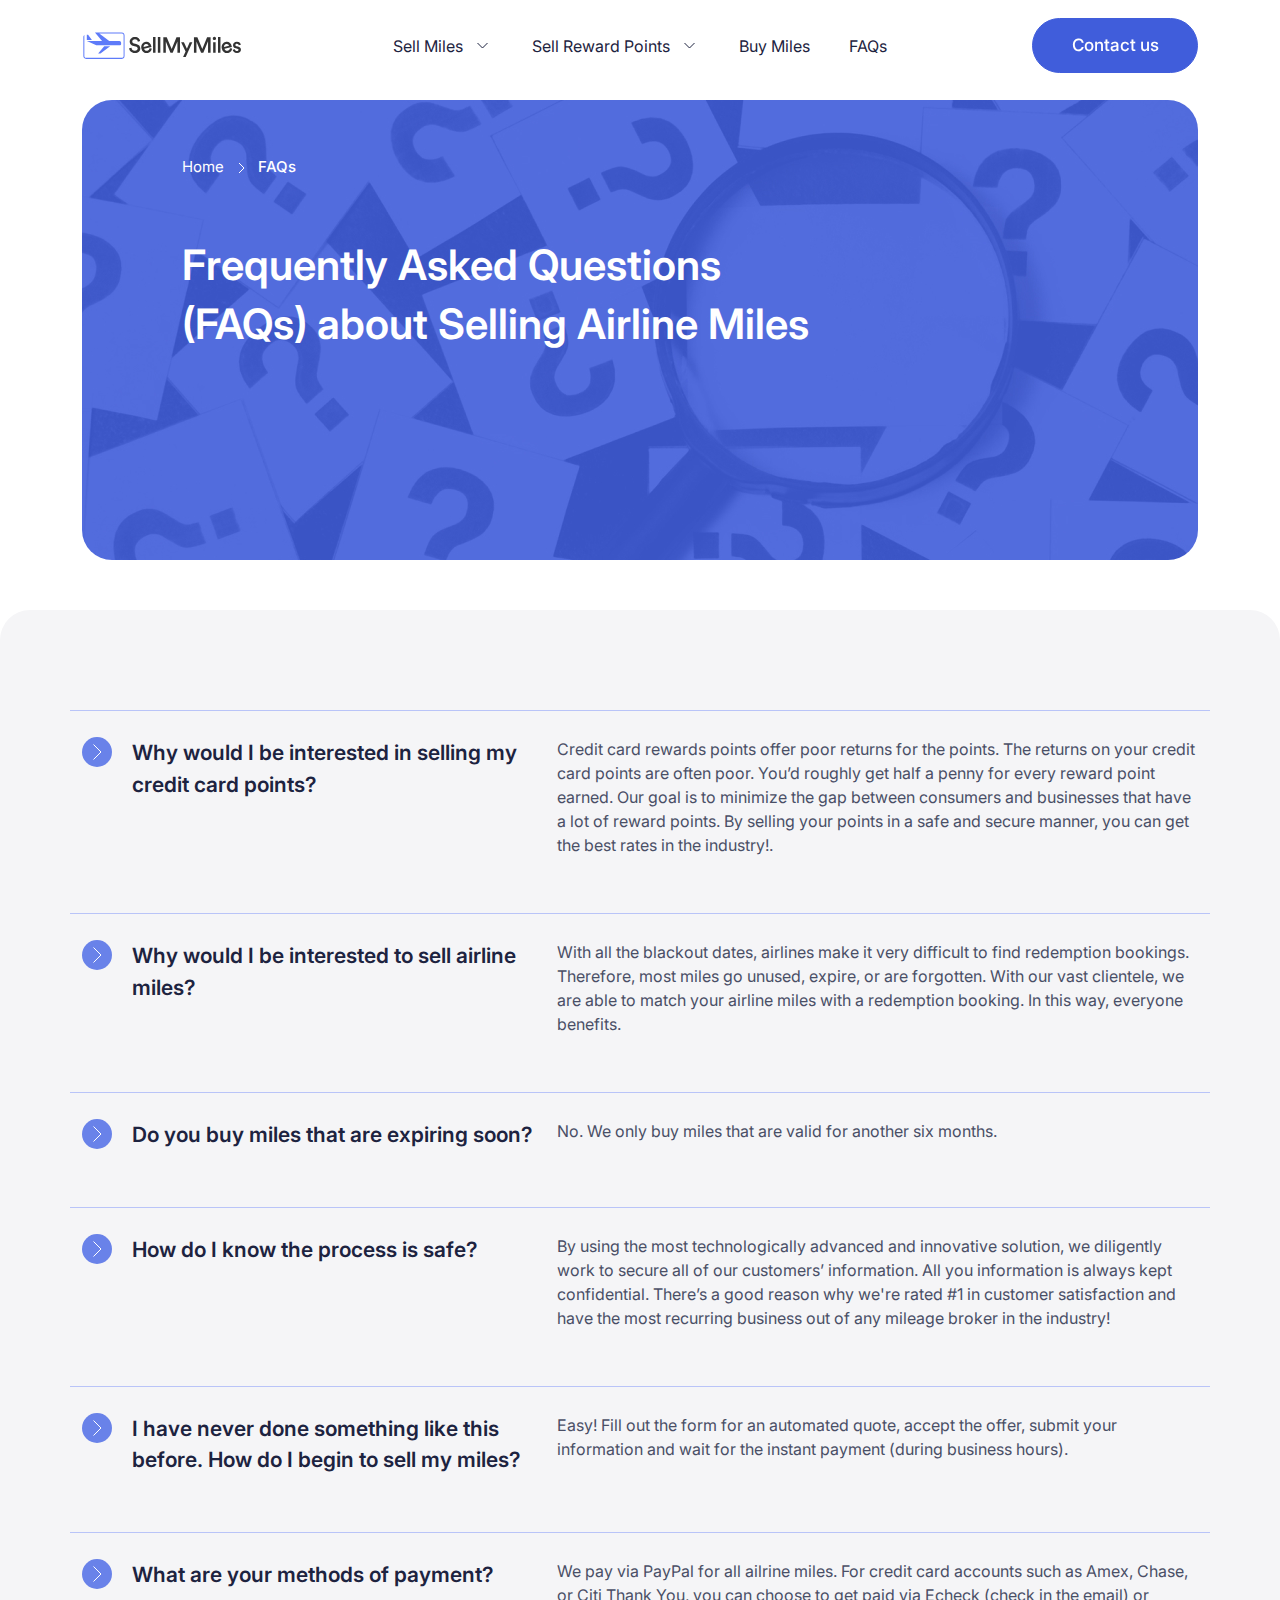
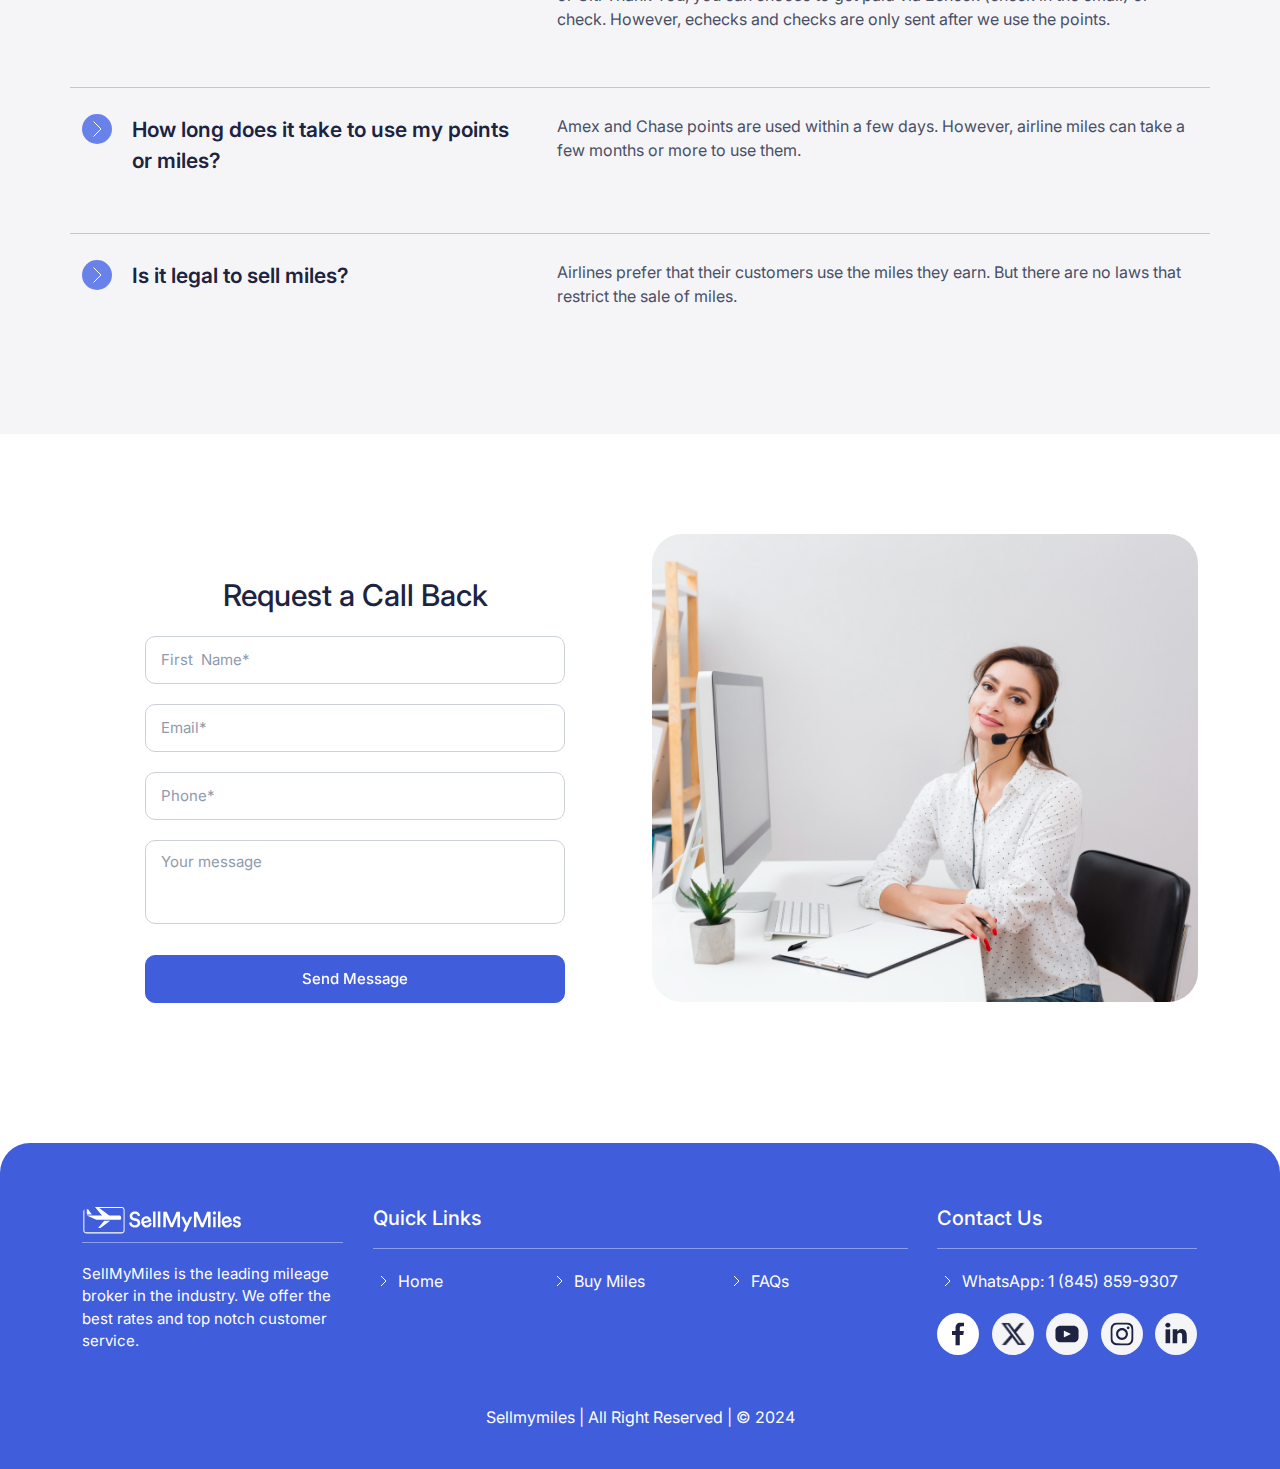
<file: faq.html>
<!DOCTYPE html>
<html lang="en">

<head>
    <meta charset="UTF-8">
    <meta http-equiv="X-UA-Compatible" content="IE=edge">
    <meta name="viewport" content="width=device-width, initial-scale=1.0">
    <title>FAQ</title>
    <link rel="icon" type="image/x-icon" href="img/favicon.png">
    <link rel="stylesheet" href="css/lib/bootstrap.min.css">
    <link rel="stylesheet" href="css/lib/select2.css">
    <link rel="stylesheet" href="css/lib/swiper-bundle.min.css">
    <link rel="stylesheet" href="css/style.css">
</head>

<body>
    <div class="pagewrapper">
        <header class="header">
            <div class="container">
                <div class="row align-items-center">
                    <div class="col-xl-2 col-lg-2">
                        <a href="#" class="header__logo">
                            <img src="img/logo.svg" alt="logo">
                        </a>
                    </div>
                    <div class="col-xl-8 col-lg-8 navcol">
                        <button class="closemenu">
                            <img src="img/close.png" alt="close">
                        </button>
                        <nav class="header__nav">
                            <ul>
                                <li class="dropdownlink">
                                    <a href="#">
                                        Sell Miles
                                        <svg width="21" height="20" viewBox="0 0 21 20" fill="none"
                                            xmlns="http://www.w3.org/2000/svg">
                                            <path d="M5.5 8L10.5 13L15.5 8" stroke="#1D2340" />
                                        </svg>
                                    </a>
                                    <ul class="submenu">
                                        <li><a href="#">Sell Air France/KLM Miles</a></li>
                                        <li><a href="#">Sell Alaska Miles</a></li>
                                        <li><a href="#">Sell Alitalia Miles</a></li>
                                        <li><a href="#">Sell All Nippon Airways</a></li>
                                        <li><a href="#">Sell American airlines miles</a></li>
                                        <li><a href="#">Sell Avianca LifeMiles</a></li>
                                        <li><a href="#">Sell British Miles</a></li>
                                        <li><a href="#">Sell Cathay pacific asia miles</a></li>
                                        <li><a href="#">Sell Delta skymiles</a></li>
                                        <li><a href="#">Sell etihad miles</a></li>
                                        <li><a href="#">Sell hawaiian miles</a></li>
                                        <li><a href="#">Sell jet blue miles</a></li>
                                        <li><a href="#">Sell kris flyer singapore miles</a></li>
                                        <li><a href="#">Sell Lufthansa Points</a></li>
                                        <li><a href="#">Sell United mileage plus miles</a></li>
                                        <li><a href="#">Sell qantas miles</a></li>
                                        <li><a href="#">Sell Southwest rapid Rewards</a></li>
                                    </ul>
                                </li>
                                <li class="dropdownlink">
                                    <a href="#">
                                        Sell Reward Points
                                        <svg width="21" height="20" viewBox="0 0 21 20" fill="none"
                                            xmlns="http://www.w3.org/2000/svg">
                                            <path d="M5.5 8L10.5 13L15.5 8" stroke="#1D2340" />
                                        </svg>
                                    </a>
                                    <ul class="submenu">
                                        <li><a href="#">Sell Air France/KLM Miles</a></li>
                                        <li><a href="#">Sell Alaska Miles</a></li>
                                        <li><a href="#">Sell Alitalia Miles</a></li>
                                        <li><a href="#">Sell All Nippon Airways</a></li>
                                        <li><a href="#">Sell American airlines miles</a></li>
                                        <li><a href="#">Sell Avianca LifeMiles</a></li>
                                        <li><a href="#">Sell British Miles</a></li>
                                        <li><a href="#">Sell Cathay pacific asia miles</a></li>
                                        <li><a href="#">Sell Delta skymiles</a></li>
                                        <li><a href="#">Sell etihad miles</a></li>
                                        <li><a href="#">Sell hawaiian miles</a></li>
                                        <li><a href="#">Sell jet blue miles</a></li>
                                        <li><a href="#">Sell kris flyer singapore miles</a></li>
                                        <li><a href="#">Sell Lufthansa Points</a></li>
                                        <li><a href="#">Sell United mileage plus miles</a></li>
                                        <li><a href="#">Sell qantas miles</a></li>
                                        <li><a href="#">Sell Southwest rapid Rewards</a></li>
                                    </ul>
                                </li>
                                <li><a href="#">Buy Miles</a></li>
                                <li><a href="#">FAQs</a></li>
                            </ul>
                            <a href="#" class="bluebtn mobshow"><span>Contact us</span></a>
                        </nav>
                    </div>
                    <div class="col-xl-2 col-lg-2 hidetablet">
                        <a href="#" class="bluebtn"><span>Contact us</span></a>
                    </div>
                    <button class="menu">
                        <img src="img/menu.png" alt="menu">
                    </button>
                </div>
            </div>
            <div class="mobshadowbox"></div>
        </header>

        <main class="main">
            <section class="faqhero">
                <div class="container">
                    <div class="faqhero__wrapper">
                        <img src="img/faq.jpg" alt="img">
                        <div class="breadcrumsblock white">
                            <ul>
                                <li><a href="#">Home</a></li>
                                <li>FAQs</li>
                            </ul>
                        </div>

                        <h1>Frequently Asked Questions (FAQs) about Selling Airline Miles</h1>
                    </div>
                </div>
            </section>

            <section class="questions">
                <div class="container">
                    <div class="row questions__box">
                        <div class="col-lg-5">
                            <p class="title">
                                Why would I be interested in selling my credit card points?
                            </p>
                        </div>
                        <div class="col-lg-7">
                            <div class="descr">
                                <p>
                                    Credit card rewards points offer poor returns for the points. The returns on your
                                    credit card points are often poor. You’d roughly get half a penny for every reward
                                    point earned. Our goal is to minimize the gap between consumers and businesses that
                                    have a lot of reward points. By selling your points in a safe and secure manner, you
                                    can get the best rates in the industry!.
                                </p>
                            </div>
                        </div>
                    </div>
                    <div class="row questions__box">
                        <div class="col-lg-5">
                            <p class="title">
                                Why would I be interested to sell airline miles?
                            </p>
                        </div>
                        <div class="col-lg-7">
                            <div class="descr">
                                <p>
                                    With all the blackout dates, airlines make it very difficult to find redemption
                                    bookings. Therefore, most miles go unused, expire, or are forgotten. With our vast
                                    clientele, we are able to match your airline miles with a redemption booking. In
                                    this way, everyone benefits.
                                </p>
                            </div>
                        </div>
                    </div>
                    <div class="row questions__box">
                        <div class="col-lg-5">
                            <p class="title">
                                Do you buy miles that are expiring soon?
                            </p>
                        </div>
                        <div class="col-lg-7">
                            <div class="descr">
                                <p>
                                    No. We only buy miles that are valid for another six months.
                                </p>
                            </div>
                        </div>
                    </div>
                    <div class="row questions__box">
                        <div class="col-lg-5">
                            <p class="title">
                                How do I know the process is safe?
                            </p>
                        </div>
                        <div class="col-lg-7">
                            <div class="descr">
                                <p>
                                    By using the most technologically advanced and innovative solution, we diligently
                                    work to secure all of our customers’ information. All you information is always kept
                                    confidential. There’s a good reason why we're rated #1 in customer satisfaction and
                                    have the most recurring business out of any mileage broker in the industry!
                                </p>
                            </div>
                        </div>
                    </div>
                    <div class="row questions__box">
                        <div class="col-lg-5">
                            <p class="title">
                                I have never done something like this before. How do I begin to sell my miles?
                            </p>
                        </div>
                        <div class="col-lg-7">
                            <div class="descr">
                                <p>
                                    Easy! Fill out the form for an automated quote, accept the offer, submit your
                                    information and wait for the instant payment (during business hours).
                                </p>
                            </div>
                        </div>
                    </div>
                    <div class="row questions__box">
                        <div class="col-lg-5">
                            <p class="title">
                                What are your methods of payment?
                            </p>
                        </div>
                        <div class="col-lg-7">
                            <div class="descr">
                                <p>
                                    We pay via PayPal for all ailrine miles. For credit card accounts such as Amex,
                                    Chase, or Citi Thank You, you can choose to get paid via Echeck (check in the email)
                                    or check. However, echecks and checks are only sent after we use the points.
                                </p>
                            </div>
                        </div>
                    </div>
                    <div class="row questions__box">
                        <div class="col-lg-5">
                            <p class="title">
                                How long does it take to use my points or miles?
                            </p>
                        </div>
                        <div class="col-lg-7">
                            <div class="descr">
                                <p>
                                    Amex and Chase points are used within a few days. However, airline miles can take a
                                    few months or more to use them.
                                </p>
                            </div>
                        </div>
                    </div>
                    <div class="row questions__box">
                        <div class="col-lg-5">
                            <p class="title">
                                Is it legal to sell miles?
                            </p>
                        </div>
                        <div class="col-lg-7">
                            <div class="descr">
                                <p>Airlines prefer that their customers use the miles they earn. But there are no laws
                                    that restrict the sale of miles.
                                </p>
                            </div>
                        </div>
                    </div>
                </div>
            </section>

            <section class="callbacksect white">
                <div class="container">
                    <div class="row">
                        <div class="col-lg-6">
                            <div class="callbackform">
                                <h3>Request a Call Back</h3>
                                <form action="#">
                                    <div class="inputfield">
                                        <input type="text" placeholder="First  Name*">
                                    </div>
                                    <div class="inputfield">
                                        <input type="email" placeholder="Email*">
                                    </div>
                                    <div class="inputfield">
                                        <input type="number" placeholder="Phone*">
                                    </div>
                                    <div class="inputfield">
                                        <textarea name="" id="" placeholder="Your message"></textarea>
                                    </div>
                                    <button class="bluesbm bluebtn" type="submit">
                                        <span>Send Message</span>
                                    </button>
                                </form>
                            </div>
                        </div>
                        <div class="col-lg-6">
                            <div class="imgwrap">
                                <img src="img/sellbuypages/img3.jpg" alt="img">
                            </div>
                        </div>
                    </div>
                </div>
            </section>
        </main>

        <footer class="footer">
            <div class="container">
                <div class="row">
                    <div class="col-xl-3 col-lg-4 col-md-6">
                        <div class="footerleftbox">
                            <p class="footer__title">
                                <a href="#" class="footerlogo">
                                    <img src="img/logo-footer.svg" alt="logo">
                                </a>
                            </p>
                            <p>
                                SellMyMiles is the leading mileage broker in the industry. We offer the best rates and
                                top
                                notch customer service.
                            </p>
                        </div>
                    </div>
                    <div class="col-xl-6 col-lg-4 col-md-6">
                        <div class="footercenterbox">
                            <p class="footer__title">Quick Links</p>
                            <ul>
                                <li><a href="#">Home</a></li>
                                <li><a href="#">Buy Miles</a></li>
                                <li><a href="#">FAQs</a></li>
                            </ul>
                        </div>
                    </div>
                    <div class="col-xl-3 col-lg-4 col-md-6">
                        <div class="footerrightbox">
                            <p class="footer__title">Contact Us</p>
                            <a href="#" class="linkf">WhatsApp: 1 (845) 859-9307</a>
                            <ul class="footer__soc">
                                <li>
                                    <a href="#" target="_blank">
                                        <img src="img/footer/fb.svg" alt="facebook">
                                    </a>
                                </li>
                                <li>
                                    <a href="#" target="_blank">
                                        <img src="img/footer/x.svg" alt="x">
                                    </a>
                                </li>
                                <li>
                                    <a href="#" target="_blank">
                                        <img src="img/footer/yt.svg" alt="youtube">
                                    </a>
                                </li>
                                <li>
                                    <a href="#" target="_blank">
                                        <img src="img/footer/inst.svg" alt="instagram">
                                    </a>
                                </li>
                                <li>
                                    <a href="#" target="_blank">
                                        <img src="img/footer/in.svg" alt="linkedin">
                                    </a>
                                </li>
                            </ul>
                        </div>
                    </div>
                </div>
                <p class="bottext">
                    Sellmymiles | All Right Reserved | © 2024
                </p>
            </div>
        </footer>

        <div class="fixedelements">
            <a href="#" class="totop">
                <img src="img/totop.png" alt="totop">
            </a>
            <a href="#" class="boticon">
                <img src="img/bot-icon.svg" alt="bot">
            </a>
        </div>
    </div>

    <script src="js/lib/jquery.js"></script>
    <script src="js/lib/bootstrap.min.js"></script>
    <script src="js/lib/select2.js"></script>
    <script src="js/lib/swiper-bundle.min.js"></script>
    <script src="js/main.js"></script>

</body>

</html>
</file>
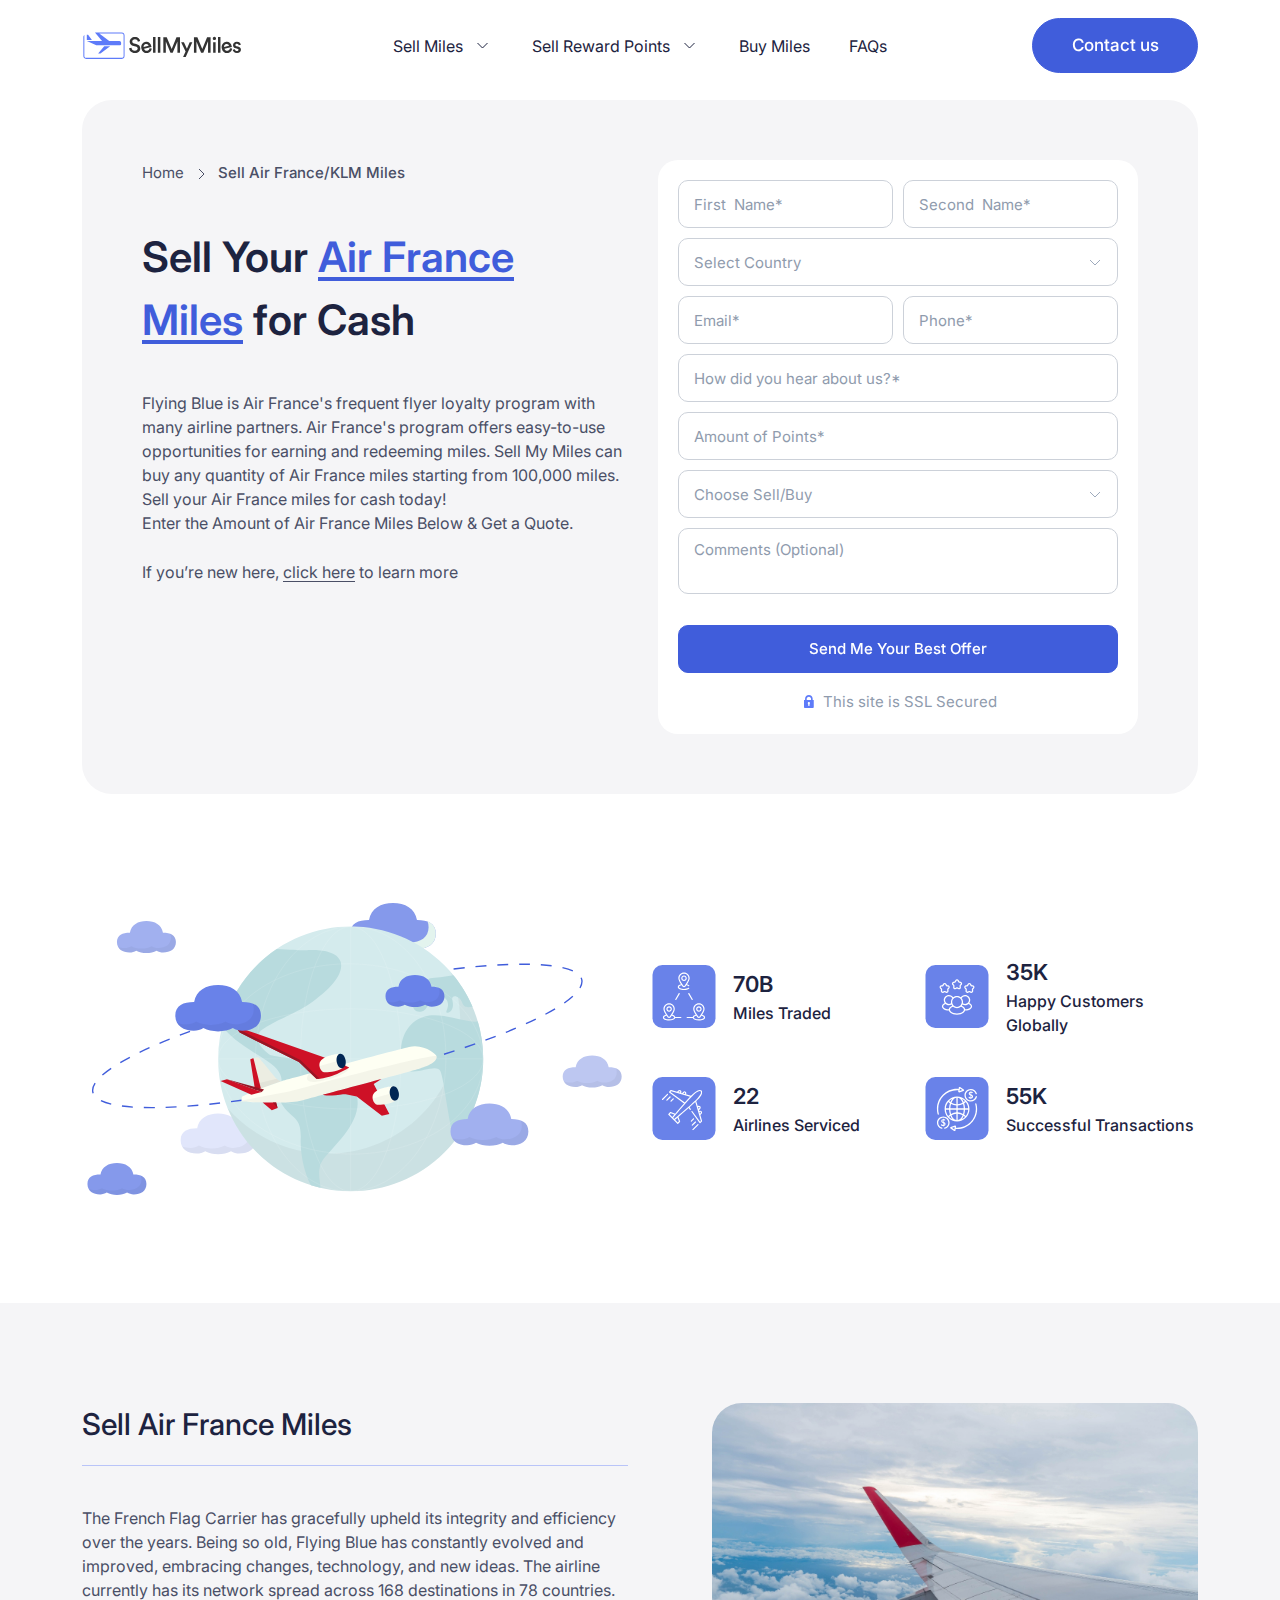
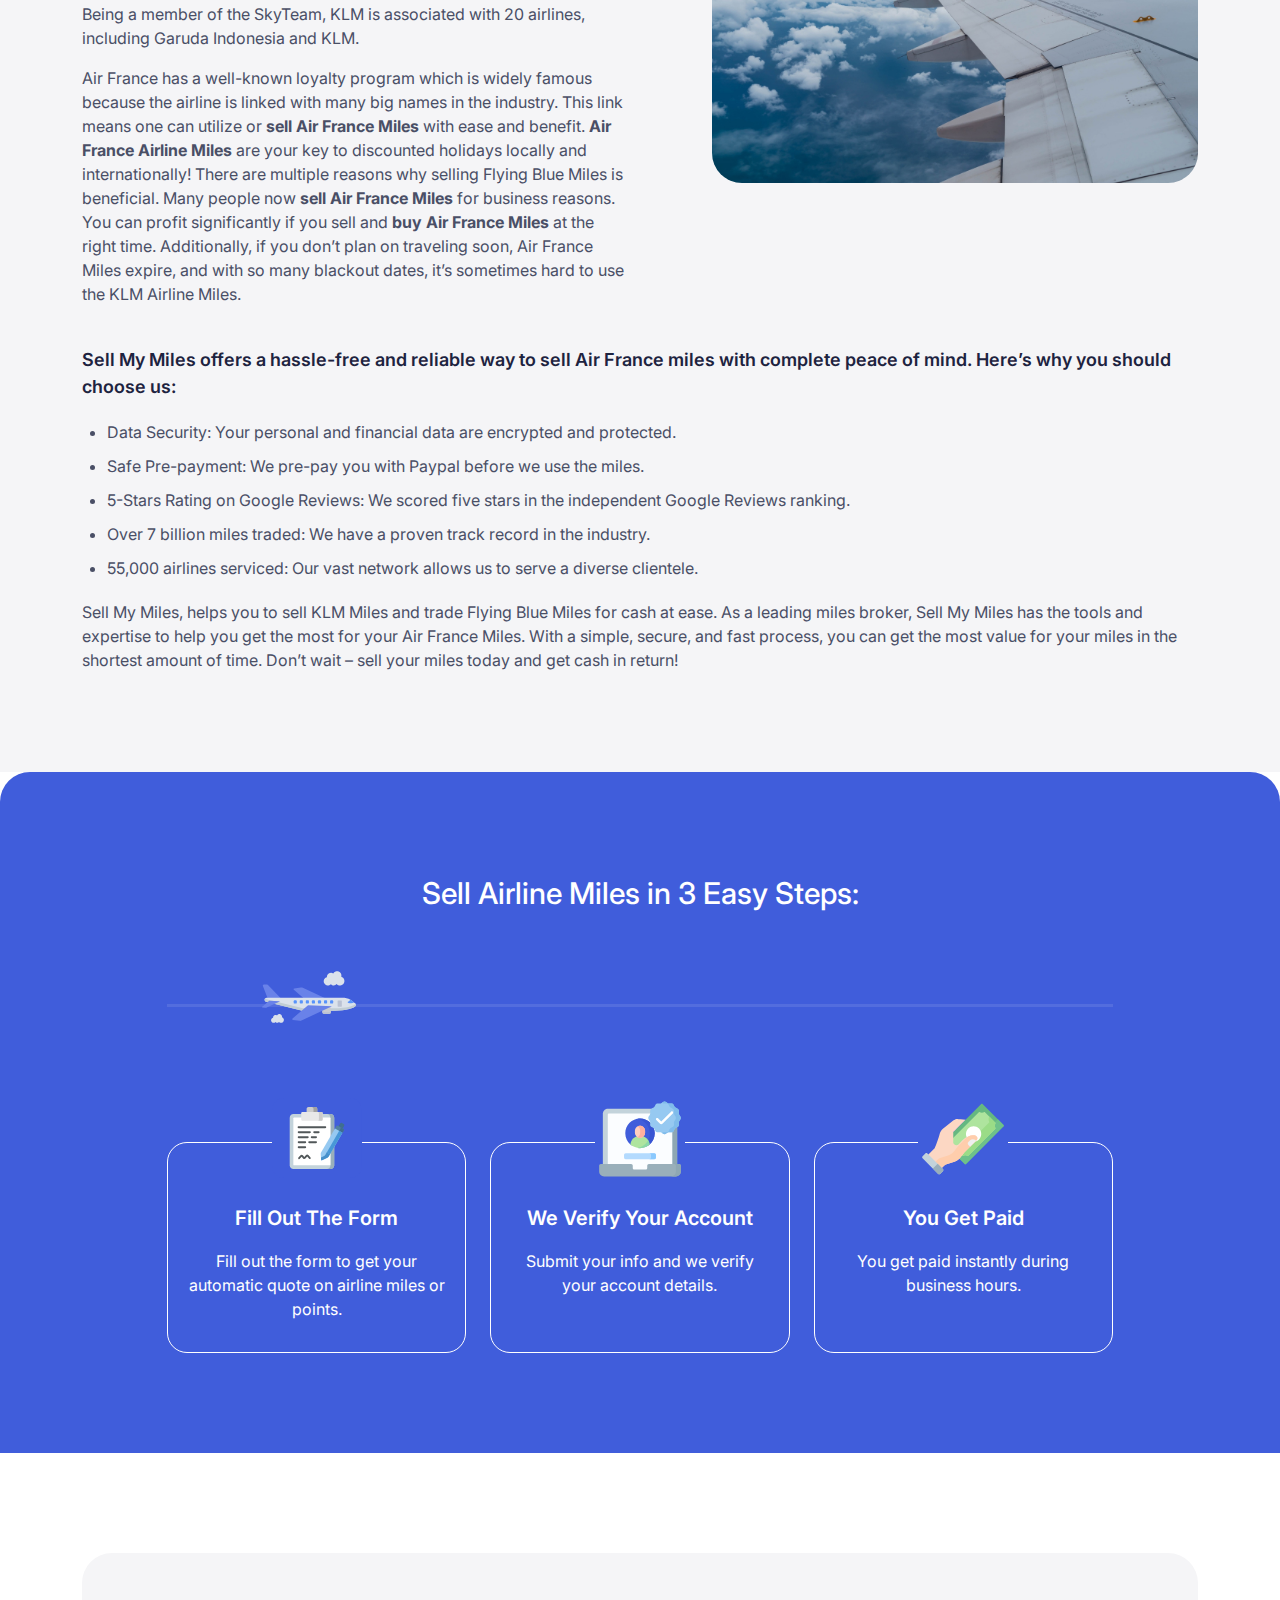
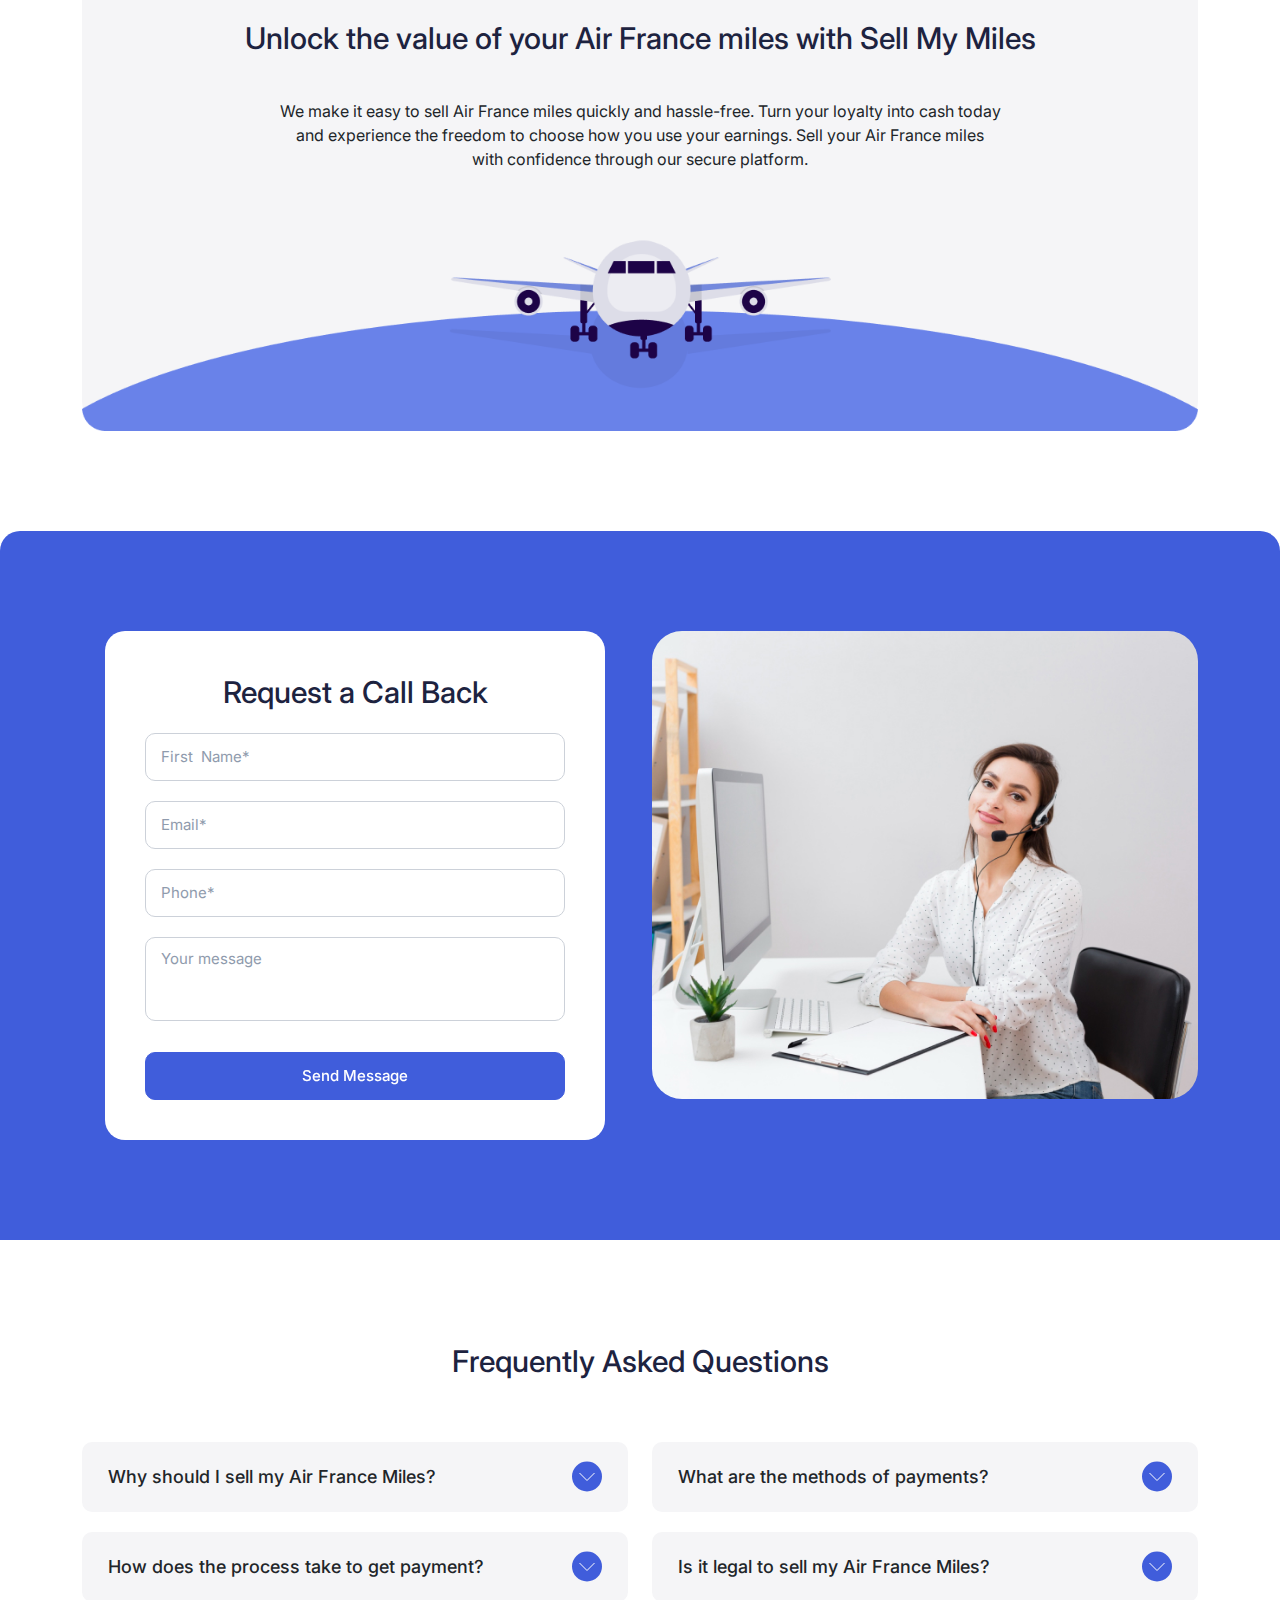
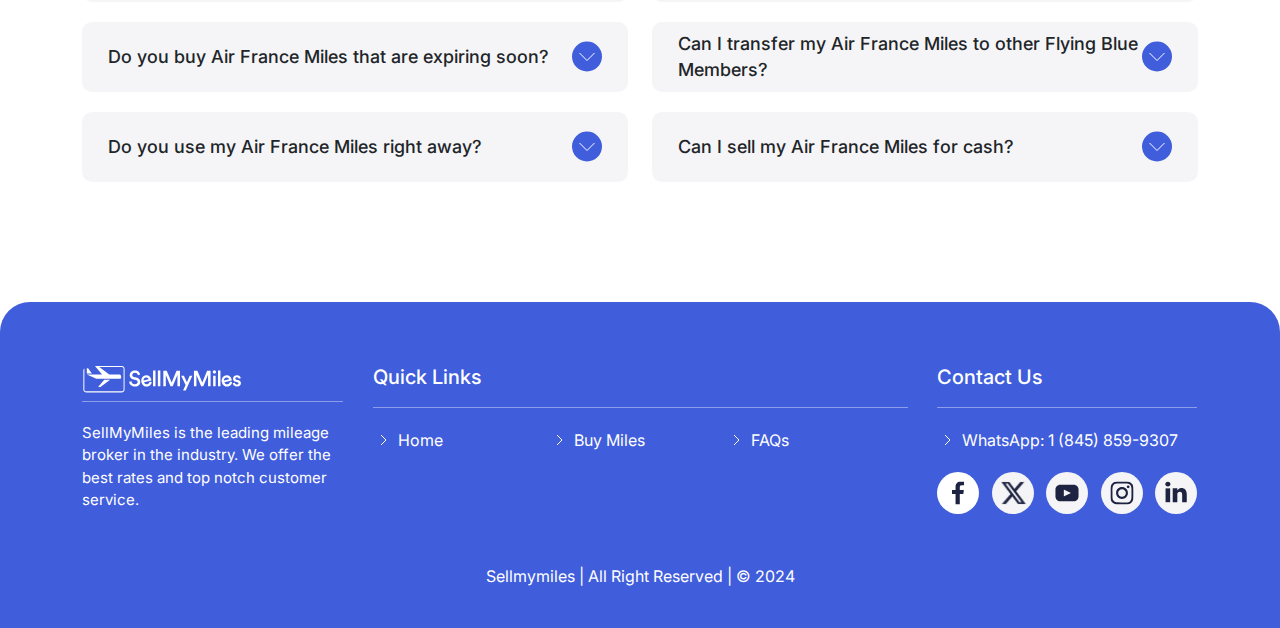
<file: sell-miles-template.html>
<!DOCTYPE html>
<html lang="en">

<head>
    <meta charset="UTF-8">
    <meta http-equiv="X-UA-Compatible" content="IE=edge">
    <meta name="viewport" content="width=device-width, initial-scale=1.0">
    <title>Sell Miles Template page</title>
    <link rel="icon" type="image/x-icon" href="img/favicon.png">
    <link rel="stylesheet" href="css/lib/bootstrap.min.css">
    <link rel="stylesheet" href="css/lib/select2.css">
    <link rel="stylesheet" href="css/lib/swiper-bundle.min.css">
    <link rel="stylesheet" href="css/style.css">
</head>

<body>
    <div class="pagewrapper">
        <header class="header">
            <div class="container">
                <div class="row align-items-center">
                    <div class="col-xl-2 col-lg-2">
                        <a href="#" class="header__logo">
                            <img src="img/logo.svg" alt="logo">
                        </a>
                    </div>
                    <div class="col-xl-8 col-lg-8 navcol">
                        <button class="closemenu">
                            <img src="img/close.png" alt="close">
                        </button>
                        <nav class="header__nav">
                            <ul>
                                <li class="dropdownlink">
                                    <a href="#">
                                        Sell Miles
                                        <svg width="21" height="20" viewBox="0 0 21 20" fill="none"
                                            xmlns="http://www.w3.org/2000/svg">
                                            <path d="M5.5 8L10.5 13L15.5 8" stroke="#1D2340" />
                                        </svg>
                                    </a>
                                    <ul class="submenu">
                                        <li><a href="#">Sell Air France/KLM Miles</a></li>
                                        <li><a href="#">Sell Alaska Miles</a></li>
                                        <li><a href="#">Sell Alitalia Miles</a></li>
                                        <li><a href="#">Sell All Nippon Airways</a></li>
                                        <li><a href="#">Sell American airlines miles</a></li>
                                        <li><a href="#">Sell Avianca LifeMiles</a></li>
                                        <li><a href="#">Sell British Miles</a></li>
                                        <li><a href="#">Sell Cathay pacific asia miles</a></li>
                                        <li><a href="#">Sell Delta skymiles</a></li>
                                        <li><a href="#">Sell etihad miles</a></li>
                                        <li><a href="#">Sell hawaiian miles</a></li>
                                        <li><a href="#">Sell jet blue miles</a></li>
                                        <li><a href="#">Sell kris flyer singapore miles</a></li>
                                        <li><a href="#">Sell Lufthansa Points</a></li>
                                        <li><a href="#">Sell United mileage plus miles</a></li>
                                        <li><a href="#">Sell qantas miles</a></li>
                                        <li><a href="#">Sell Southwest rapid Rewards</a></li>
                                    </ul>
                                </li>
                                <li class="dropdownlink">
                                    <a href="#">
                                        Sell Reward Points
                                        <svg width="21" height="20" viewBox="0 0 21 20" fill="none"
                                            xmlns="http://www.w3.org/2000/svg">
                                            <path d="M5.5 8L10.5 13L15.5 8" stroke="#1D2340" />
                                        </svg>
                                    </a>
                                    <ul class="submenu">
                                        <li><a href="#">Sell Air France/KLM Miles</a></li>
                                        <li><a href="#">Sell Alaska Miles</a></li>
                                        <li><a href="#">Sell Alitalia Miles</a></li>
                                        <li><a href="#">Sell All Nippon Airways</a></li>
                                        <li><a href="#">Sell American airlines miles</a></li>
                                        <li><a href="#">Sell Avianca LifeMiles</a></li>
                                        <li><a href="#">Sell British Miles</a></li>
                                        <li><a href="#">Sell Cathay pacific asia miles</a></li>
                                        <li><a href="#">Sell Delta skymiles</a></li>
                                        <li><a href="#">Sell etihad miles</a></li>
                                        <li><a href="#">Sell hawaiian miles</a></li>
                                        <li><a href="#">Sell jet blue miles</a></li>
                                        <li><a href="#">Sell kris flyer singapore miles</a></li>
                                        <li><a href="#">Sell Lufthansa Points</a></li>
                                        <li><a href="#">Sell United mileage plus miles</a></li>
                                        <li><a href="#">Sell qantas miles</a></li>
                                        <li><a href="#">Sell Southwest rapid Rewards</a></li>
                                    </ul>
                                </li>
                                <li><a href="#">Buy Miles</a></li>
                                <li><a href="#">FAQs</a></li>
                            </ul>
                            <a href="#" class="bluebtn mobshow"><span>Contact us</span></a>
                        </nav>
                    </div>
                    <div class="col-xl-2 col-lg-2 hidetablet">
                        <a href="#" class="bluebtn"><span>Contact us</span></a>
                    </div>
                    <button class="menu">
                        <img src="img/menu.png" alt="menu">
                    </button>
                </div>
            </div>
            <div class="mobshadowbox"></div>
        </header>

        <main class="main">
            <section class="sellmileswrap sellmileswrap_sbpage">
                <div class="container">
                    <div class="sellmiles" style="background: #F5F5F7;">
                        <div class="infobox">
                            <div class="breadcrumsblock">
                                <ul>
                                    <li><a href="#">Home</a></li>
                                    <li>Sell Air France/KLM Miles</li>
                                </ul>
                            </div>
                            <h1>
                                Sell Your <span>Air France<br> Miles</span> for Cash
                            </h1>
                            <p>
                                Flying Blue is Air France's frequent flyer loyalty program with many airline partners.
                                Air France's program offers easy-to-use opportunities for earning and redeeming miles.
                                Sell My Miles can buy any quantity of Air France miles starting from 100,000 miles. Sell
                                your Air France miles for cash today!<br>
                                Enter the Amount of Air France Miles Below & Get a Quote.
                            </p>
                            <p>
                                If you’re new here, <a href="#">click here</a> to learn more
                            </p>
                        </div>
                        <div class="formbox">
                            <form action="#">
                                <div class="row">
                                    <div class="col-md-6">
                                        <div class="inputfield">
                                            <input type="text" placeholder="First  Name*">
                                        </div>
                                    </div>
                                    <div class="col-md-6">
                                        <div class="inputfield">
                                            <input type="text" placeholder="Second  Name*">
                                        </div>
                                    </div>
                                    <div class="col-lg-12">
                                        <div class="inputfield">
                                            <select name="" id="" class="styledselect"
                                                data-placeholder="Select Country">
                                                <option></option>
                                                <option value="1">option 1</option>
                                                <option value="2">option 2</option>
                                                <option value="3">option 3</option>
                                            </select>
                                        </div>
                                    </div>
                                    <div class="col-md-6">
                                        <div class="inputfield">
                                            <input type="email" placeholder="Email*">
                                        </div>
                                    </div>
                                    <div class="col-md-6">
                                        <div class="inputfield">
                                            <input type="number" placeholder="Phone*">
                                        </div>
                                    </div>
                                    <div class="col-lg-12">
                                        <div class="inputfield">
                                            <input type="text" placeholder="How did you hear about us?*  ">
                                        </div>
                                    </div>
                                    <div class="col-lg-12">
                                        <div class="inputfield">
                                            <input type="text" placeholder="Amount of Points*">
                                        </div>
                                    </div>
                                    <div class="col-lg-12">
                                        <div class="inputfield">
                                            <select name="" id="" class="styledselect"
                                                data-placeholder="Choose Sell/Buy">
                                                <option></option>
                                                <option value="1">Sell Air France/KLM Miles</option>
                                                <option value="2">option 2</option>
                                                <option value="3">option 3</option>
                                            </select>
                                        </div>
                                    </div>
                                    <div class="col-lg-12">
                                        <div class="inputfield">
                                            <textarea name="" id="" placeholder="Comments (Optional)"></textarea>
                                        </div>
                                    </div>
                                    <div class="col-lg-12">
                                        <!-- SUBMIT BTN -->

                                        <!-- <button class="bluesbm bluebtn" type="submit">
                                            <span>Send Me Your Best Offer</span>
                                        </button> -->
                                        <span class="bluesbm bluebtn">
                                            <span>Send Me Your Best Offer</span>
                                        </span>
                                        <p class="infotext">
                                            <img src="img/main/lock_icon.svg" alt="icon">
                                            This site is SSL Secured
                                        </p>
                                    </div>
                                </div>
                            </form>
                            <div class="formresult">
                                <div class="text-start">
                                    <span class="backbtn">
                                        <img src="img/sellbuypages/back-icon.svg" alt="back">
                                        Back
                                    </span>
                                </div>
                                <img src="img/sellbuypages/verified.svg" alt="img">
                                <p class="title">Thank you for submitting your quote!</p>
                                <p>
                                    Please check your email inbox, an offer for your points should be ready for you
                                    shortly! If you don't see it in your inbox, be sure to look in your promotions
                                    folder as well.
                                </p>
                                <a href="#" class="bluebtn getpaid"><span>Submit New Quote</span></a>
                            </div>
                        </div>
                    </div>
                </div>
            </section>

            <div class="icsect">
                <div class="container">
                    <div class="row align-items-center">
                        <div class="col-xl-6 col-lg-5">
                            <div class="imgwrap">
                                <img src="img/sellbuypages/ill1.svg" alt="img">
                            </div>
                        </div>
                        <div class="col-xl-6 col-lg-7">
                            <div class="icstat">
                                <div class="icstat__box">
                                    <img src="img/main/ic1.svg" alt="icon">
                                    <p>
                                        <span>70B</span>
                                        Miles Traded
                                    </p>
                                </div>
                                <div class="icstat__box">
                                    <img src="img/main/ic2.svg" alt="icon">
                                    <p>
                                        <span>35K</span>
                                        Happy Customers Globally
                                    </p>
                                </div>
                                <div class="icstat__box">
                                    <img src="img/main/ic3.svg" alt="icon">
                                    <p>
                                        <span>22</span>
                                        Airlines Serviced
                                    </p>
                                </div>
                                <div class="icstat__box">
                                    <img src="img/main/ic4.svg" alt="icon">
                                    <p>
                                        <span>55K</span>
                                        Successful Transactions
                                    </p>
                                </div>
                            </div>
                        </div>
                    </div>
                </div>
            </div>

            <section class="infosect2">
                <div class="container">
                    <div class="row">
                        <div class="col-lg-6">
                            <h3>Sell Air France Miles</h3>
                            <p>
                                The French Flag Carrier has gracefully upheld its integrity and efficiency over the
                                years. Being so old, Flying Blue has constantly evolved and improved, embracing changes,
                                technology, and new ideas. The airline currently has its network spread across 168
                                destinations in 78 countries. Being a member of the SkyTeam, KLM is associated with 20
                                airlines, including Garuda Indonesia and KLM.
                            </p>
                            <p>
                                Air France has a well-known loyalty program which is widely famous because the airline
                                is linked with many big names in the industry. This link means one can utilize or
                                <b>sell
                                    Air France Miles</b> with ease and benefit. <b>Air France Airline Miles</b> are your
                                key to
                                discounted holidays locally and internationally! There are multiple reasons why selling
                                Flying Blue Miles is beneficial. Many people now <b>sell Air France Miles</b> for
                                business
                                reasons. You can profit significantly if you sell and <b>buy Air France Miles</b> at the
                                right
                                time. Additionally, if you don’t plan on traveling soon, Air France Miles expire, and
                                with so many blackout dates, it’s sometimes hard to use the KLM Airline Miles.
                            </p>
                        </div>
                        <div class="col-lg-6">
                            <div class="imgwrap">
                                <img src="img/sellbuypages/img1.jpg" alt="img">
                            </div>
                        </div>
                        <div class="col-12">
                            <h5>
                                Sell My Miles offers a hassle-free and reliable way to sell Air France miles with
                                complete peace of mind. Here’s why you should choose us:
                            </h5>
                            <ul>
                                <li>
                                    Data Security: Your personal and financial data are encrypted and protected.
                                </li>
                                <li>
                                    Safe Pre-payment: We pre-pay you with Paypal before we use the miles.
                                </li>
                                <li>
                                    5-Stars Rating on Google Reviews: We scored five stars in the independent Google
                                    Reviews ranking.
                                </li>
                                <li>
                                    Over 7 billion miles traded: We have a proven track record in the industry.
                                </li>
                                <li>
                                    55,000 airlines serviced: Our vast network allows us to serve a diverse clientele.
                                </li>
                            </ul>
                            <p>
                                Sell My Miles, helps you to sell KLM Miles and trade Flying Blue Miles for cash at ease.
                                As a leading miles broker, Sell My Miles has the tools and expertise to help you get the
                                most for your Air France Miles. With a simple, secure, and fast process, you can get the
                                most value for your miles in the shortest amount of time. Don’t wait – sell your miles
                                today and get cash in return!
                            </p>
                        </div>
                    </div>
                </div>
            </section>

            <section class="stepssect stepssect_blue">
                <div class="container">
                    <h3 class="text-center">Sell Airline Miles in 3 Easy Steps:</h3>
                    <div class="stepssect__plane">
                        <div class="greyline"></div>
                        <div class="blueline"></div>
                        <img class="planeimg" src="img/main/plane.svg" alt="img">
                    </div>
                    <div class="stepssect__boxes">
                        <div class="row">
                            <div class="col-xl-4 col-lg-4 col-md-6">
                                <div class="stepssect__box bx1">
                                    <div class="imgwrap">
                                        <img src="img/sellbuypages/step1.svg" alt="img">
                                    </div>
                                    <div class="textwrap">
                                        <p class="title">
                                            Fill Out The Form
                                        </p>
                                        <p>
                                            Fill out the form to get your automatic quote on airline miles or points.
                                        </p>
                                    </div>
                                </div>
                            </div>
                            <div class="col-xl-4 col-lg-4 col-md-6">
                                <div class="stepssect__box bx2">
                                    <div class="imgwrap">
                                        <img src="img/sellbuypages/step2.svg" alt="img">
                                    </div>
                                    <div class="textwrap">
                                        <p class="title">
                                            We Verify Your Account
                                        </p>
                                        <p>
                                            Submit your info and we verify your account details.
                                        </p>
                                    </div>
                                </div>
                            </div>
                            <div class="col-xl-4 col-lg-4 col-md-6">
                                <div class="stepssect__box bx3">
                                    <div class="imgwrap">
                                        <img src="img/sellbuypages/step3.svg" alt="img">
                                    </div>
                                    <div class="textwrap">
                                        <p class="title">
                                            You Get Paid
                                        </p>
                                        <p>
                                            You get paid instantly during<br> business hours.
                                        </p>
                                    </div>
                                </div>
                            </div>
                        </div>
                    </div>
                </div>
            </section>

            <section class="unlockval">
                <div class="container">
                    <div class="unlockvalbox">
                        <div class="textwrap">
                            <h3>Unlock the value of your Air France miles with Sell My Miles</h3>
                            <p>
                                We make it easy to sell Air France miles quickly and hassle-free. Turn your loyalty into
                                cash
                                today and experience the freedom to choose how you use your earnings. Sell your Air
                                France
                                miles
                                with confidence through our secure platform.
                            </p>
                        </div>
                        <img src="img/sellbuypages/img2.png" alt="img">
                    </div>
                </div>
            </section>

            <section class="callbacksect">
                <div class="container">
                    <div class="row">
                        <div class="col-lg-6">
                            <div class="callbackform">
                                <h3>Request a Call Back</h3>
                                <form action="#">
                                    <div class="inputfield">
                                        <input type="text" placeholder="First  Name*">
                                    </div>
                                    <div class="inputfield">
                                        <input type="email" placeholder="Email*">
                                    </div>
                                    <div class="inputfield">
                                        <input type="number" placeholder="Phone*">
                                    </div>
                                    <div class="inputfield">
                                        <textarea name="" id="" placeholder="Your message"></textarea>
                                    </div>
                                    <button class="bluesbm bluebtn" type="submit">
                                        <span>Send Message</span>
                                    </button>
                                </form>
                            </div>
                        </div>
                        <div class="col-lg-6">
                            <div class="imgwrap">
                                <img src="img/sellbuypages/img3.jpg" alt="img">
                            </div>
                        </div>
                    </div>
                </div>
            </section>

            <section class="faqsect">
                <div class="container">
                    <h3>Frequently Asked Questions</h3>
                    <div class="row">
                        <div class="col-lg-6">
                            <div class="faqrow">
                                <div class="faqheader">
                                    <p>Why should I sell my Air France Miles?</p>
                                    <img src="img/sellbuypages/faqarrow.svg" alt="img">
                                </div>
                                <div class="faqbody">
                                    <p>
                                        Most miles go to waste if not used right away. With so many blackout dates and
                                        most programs putting an expiry on the mileage, selling Air France Miles &
                                        Points is the best option for those who can't utilize them via travel.
                                    </p>
                                </div>
                            </div>
                            <div class="faqrow">
                                <div class="faqheader">
                                    <p>How does the process take to get payment?</p>
                                    <img src="img/sellbuypages/faqarrow.svg" alt="img">
                                </div>
                                <div class="faqbody">
                                    <p>
                                        Most miles go to waste if not used right away. With so many blackout dates and
                                        most programs putting an expiry on the mileage, selling Air France Miles &
                                        Points is the best option for those who can't utilize them via travel.
                                    </p>
                                </div>
                            </div>
                            <div class="faqrow">
                                <div class="faqheader">
                                    <p>Do you buy Air France Miles that are expiring soon?</p>
                                    <img src="img/sellbuypages/faqarrow.svg" alt="img">
                                </div>
                                <div class="faqbody">
                                    <p>
                                        Most miles go to waste if not used right away. With so many blackout dates and
                                        most programs putting an expiry on the mileage, selling Air France Miles &
                                        Points is the best option for those who can't utilize them via travel.
                                    </p>
                                </div>
                            </div>
                            <div class="faqrow">
                                <div class="faqheader">
                                    <p>Do you use my Air France Miles right away?</p>
                                    <img src="img/sellbuypages/faqarrow.svg" alt="img">
                                </div>
                                <div class="faqbody">
                                    <p>
                                        Most miles go to waste if not used right away. With so many blackout dates and
                                        most programs putting an expiry on the mileage, selling Air France Miles &
                                        Points is the best option for those who can't utilize them via travel.
                                    </p>
                                </div>
                            </div>
                        </div>
                        <div class="col-lg-6">
                            <div class="faqrow">
                                <div class="faqheader">
                                    <p>What are the methods of payments?</p>
                                    <img src="img/sellbuypages/faqarrow.svg" alt="img">
                                </div>
                                <div class="faqbody">
                                    <p>
                                        Most miles go to waste if not used right away. With so many blackout dates and
                                        most programs putting an expiry on the mileage, selling Air France Miles &
                                        Points is the best option for those who can't utilize them via travel.
                                    </p>
                                </div>
                            </div>
                            <div class="faqrow">
                                <div class="faqheader">
                                    <p>Is it legal to sell my Air France Miles?</p>
                                    <img src="img/sellbuypages/faqarrow.svg" alt="img">
                                </div>
                                <div class="faqbody">
                                    <p>
                                        Most miles go to waste if not used right away. With so many blackout dates and
                                        most programs putting an expiry on the mileage, selling Air France Miles &
                                        Points is the best option for those who can't utilize them via travel.
                                    </p>
                                </div>
                            </div>
                            <div class="faqrow">
                                <div class="faqheader">
                                    <p>Can I transfer my Air France Miles to other Flying Blue Members?</p>
                                    <img src="img/sellbuypages/faqarrow.svg" alt="img">
                                </div>
                                <div class="faqbody">
                                    <p>
                                        Most miles go to waste if not used right away. With so many blackout dates and
                                        most programs putting an expiry on the mileage, selling Air France Miles &
                                        Points is the best option for those who can't utilize them via travel.
                                    </p>
                                </div>
                            </div>
                            <div class="faqrow">
                                <div class="faqheader">
                                    <p>Can I sell my Air France Miles for cash?</p>
                                    <img src="img/sellbuypages/faqarrow.svg" alt="img">
                                </div>
                                <div class="faqbody">
                                    <p>
                                        Most miles go to waste if not used right away. With so many blackout dates and
                                        most programs putting an expiry on the mileage, selling Air France Miles &
                                        Points is the best option for those who can't utilize them via travel.
                                    </p>
                                </div>
                            </div>
                        </div>
                    </div>
                </div>
            </section>

        </main>

        <footer class="footer">
            <div class="container">
                <div class="row">
                    <div class="col-xl-3 col-lg-4 col-md-6">
                        <div class="footerleftbox">
                            <p class="footer__title">
                                <a href="#" class="footerlogo">
                                    <img src="img/logo-footer.svg" alt="logo">
                                </a>
                            </p>
                            <p>
                                SellMyMiles is the leading mileage broker in the industry. We offer the best rates and
                                top
                                notch customer service.
                            </p>
                        </div>
                    </div>
                    <div class="col-xl-6 col-lg-4 col-md-6">
                        <div class="footercenterbox">
                            <p class="footer__title">Quick Links</p>
                            <ul>
                                <li><a href="#">Home</a></li>
                                <li><a href="#">Buy Miles</a></li>
                                <li><a href="#">FAQs</a></li>
                            </ul>
                        </div>
                    </div>
                    <div class="col-xl-3 col-lg-4 col-md-6">
                        <div class="footerrightbox">
                            <p class="footer__title">Contact Us</p>
                            <a href="#" class="linkf">WhatsApp: 1 (845) 859-9307</a>
                            <ul class="footer__soc">
                                <li>
                                    <a href="#" target="_blank">
                                        <img src="img/footer/fb.svg" alt="facebook">
                                    </a>
                                </li>
                                <li>
                                    <a href="#" target="_blank">
                                        <img src="img/footer/x.svg" alt="x">
                                    </a>
                                </li>
                                <li>
                                    <a href="#" target="_blank">
                                        <img src="img/footer/yt.svg" alt="youtube">
                                    </a>
                                </li>
                                <li>
                                    <a href="#" target="_blank">
                                        <img src="img/footer/inst.svg" alt="instagram">
                                    </a>
                                </li>
                                <li>
                                    <a href="#" target="_blank">
                                        <img src="img/footer/in.svg" alt="linkedin">
                                    </a>
                                </li>
                            </ul>
                        </div>
                    </div>
                </div>
                <p class="bottext">
                    Sellmymiles | All Right Reserved | © 2024
                </p>
            </div>
        </footer>

        <div class="fixedelements">
            <a href="#" class="totop">
                <img src="img/totop.png" alt="totop">
            </a>
            <a href="#" class="boticon">
                <img src="img/bot-icon.svg" alt="bot">
            </a>
        </div>
    </div>

    <script src="js/lib/jquery.js"></script>
    <script src="js/lib/bootstrap.min.js"></script>
    <script src="js/lib/select2.js"></script>
    <script src="js/lib/swiper-bundle.min.js"></script>
    <script src="js/main.js"></script>

</body>

</html>
</file>
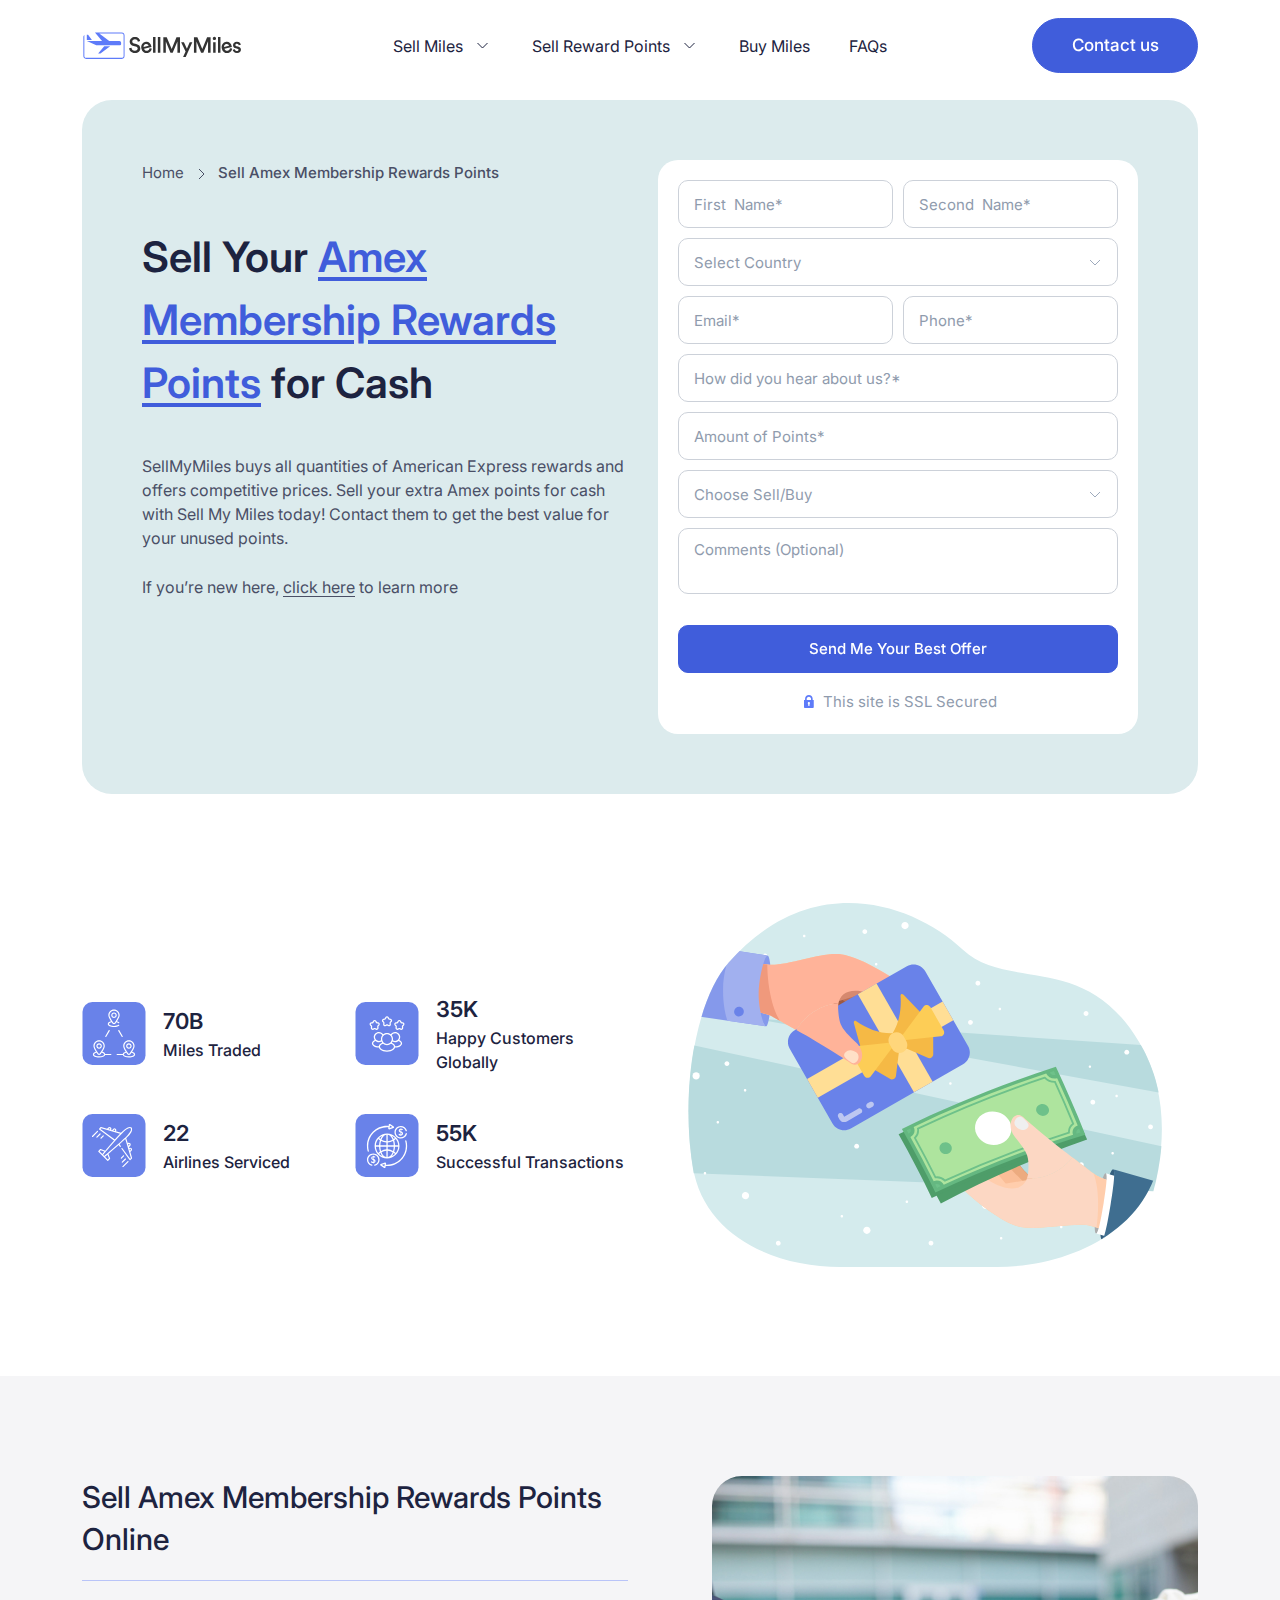
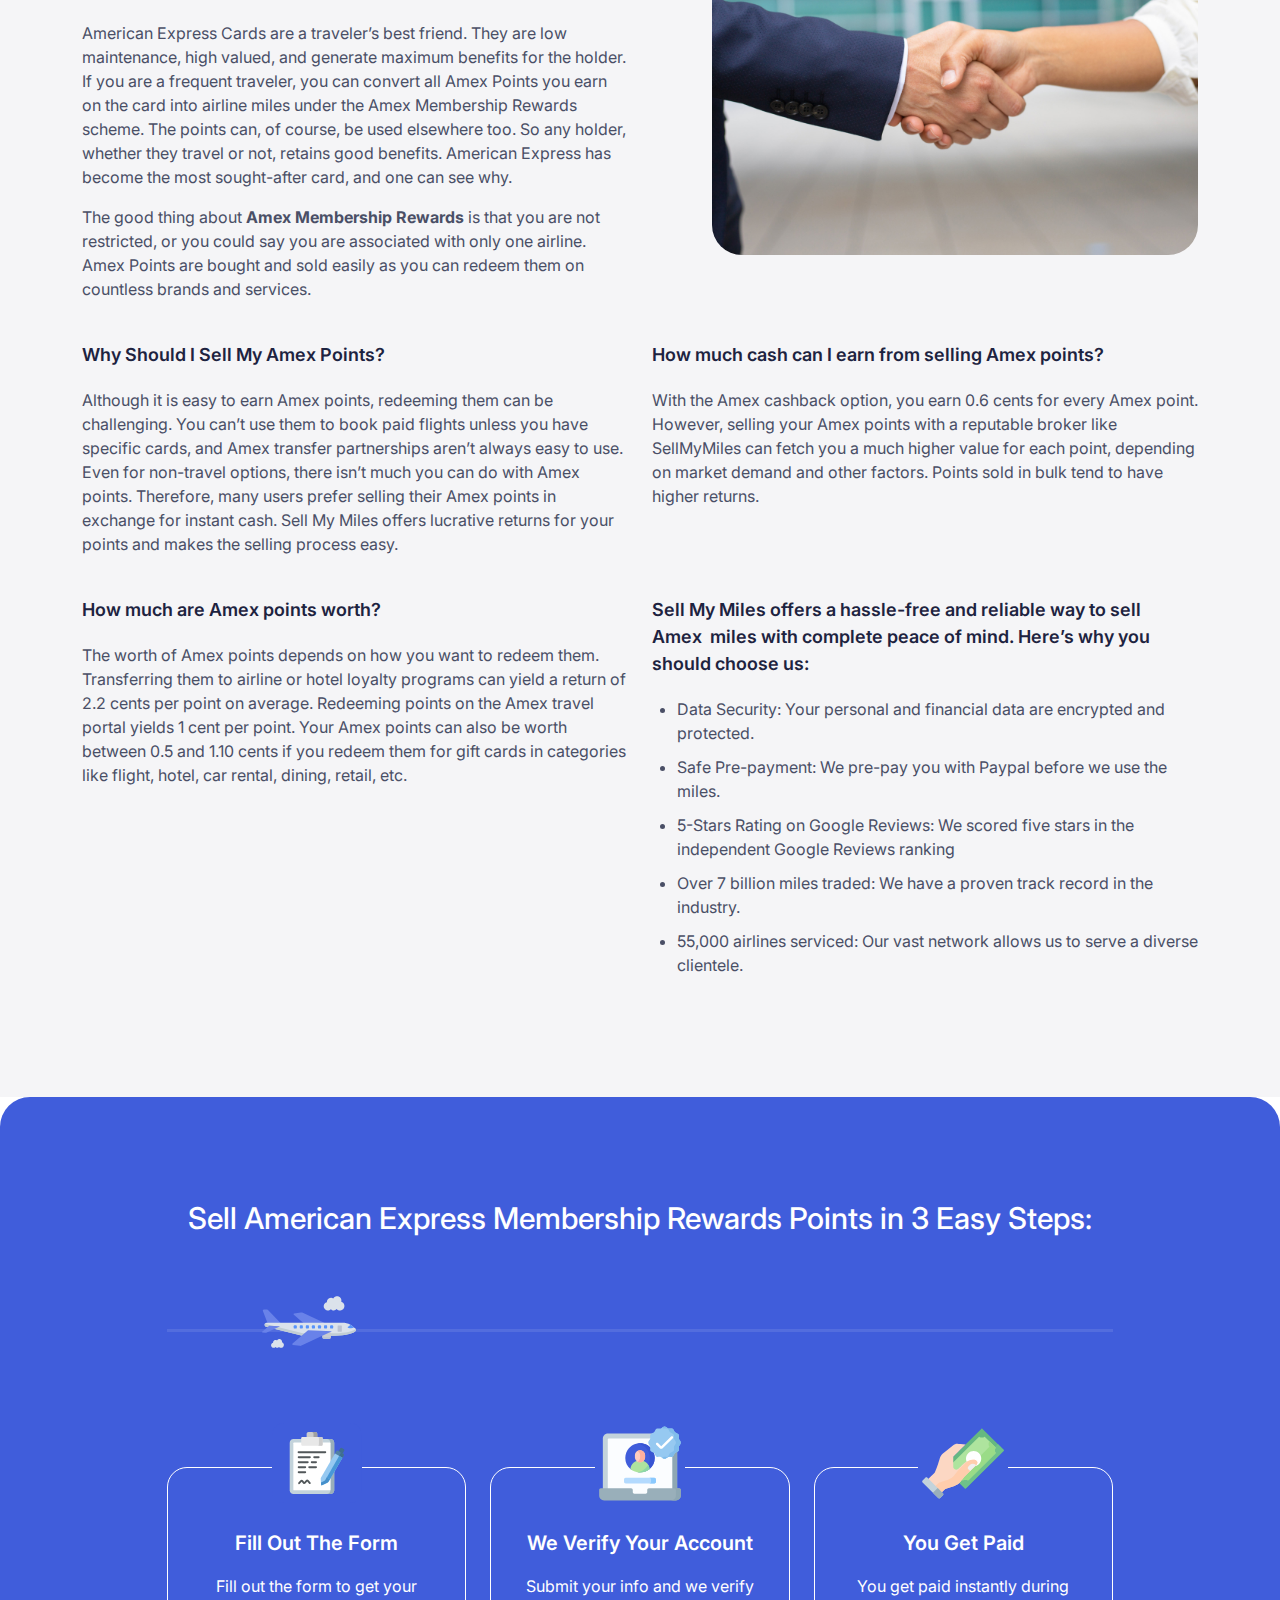
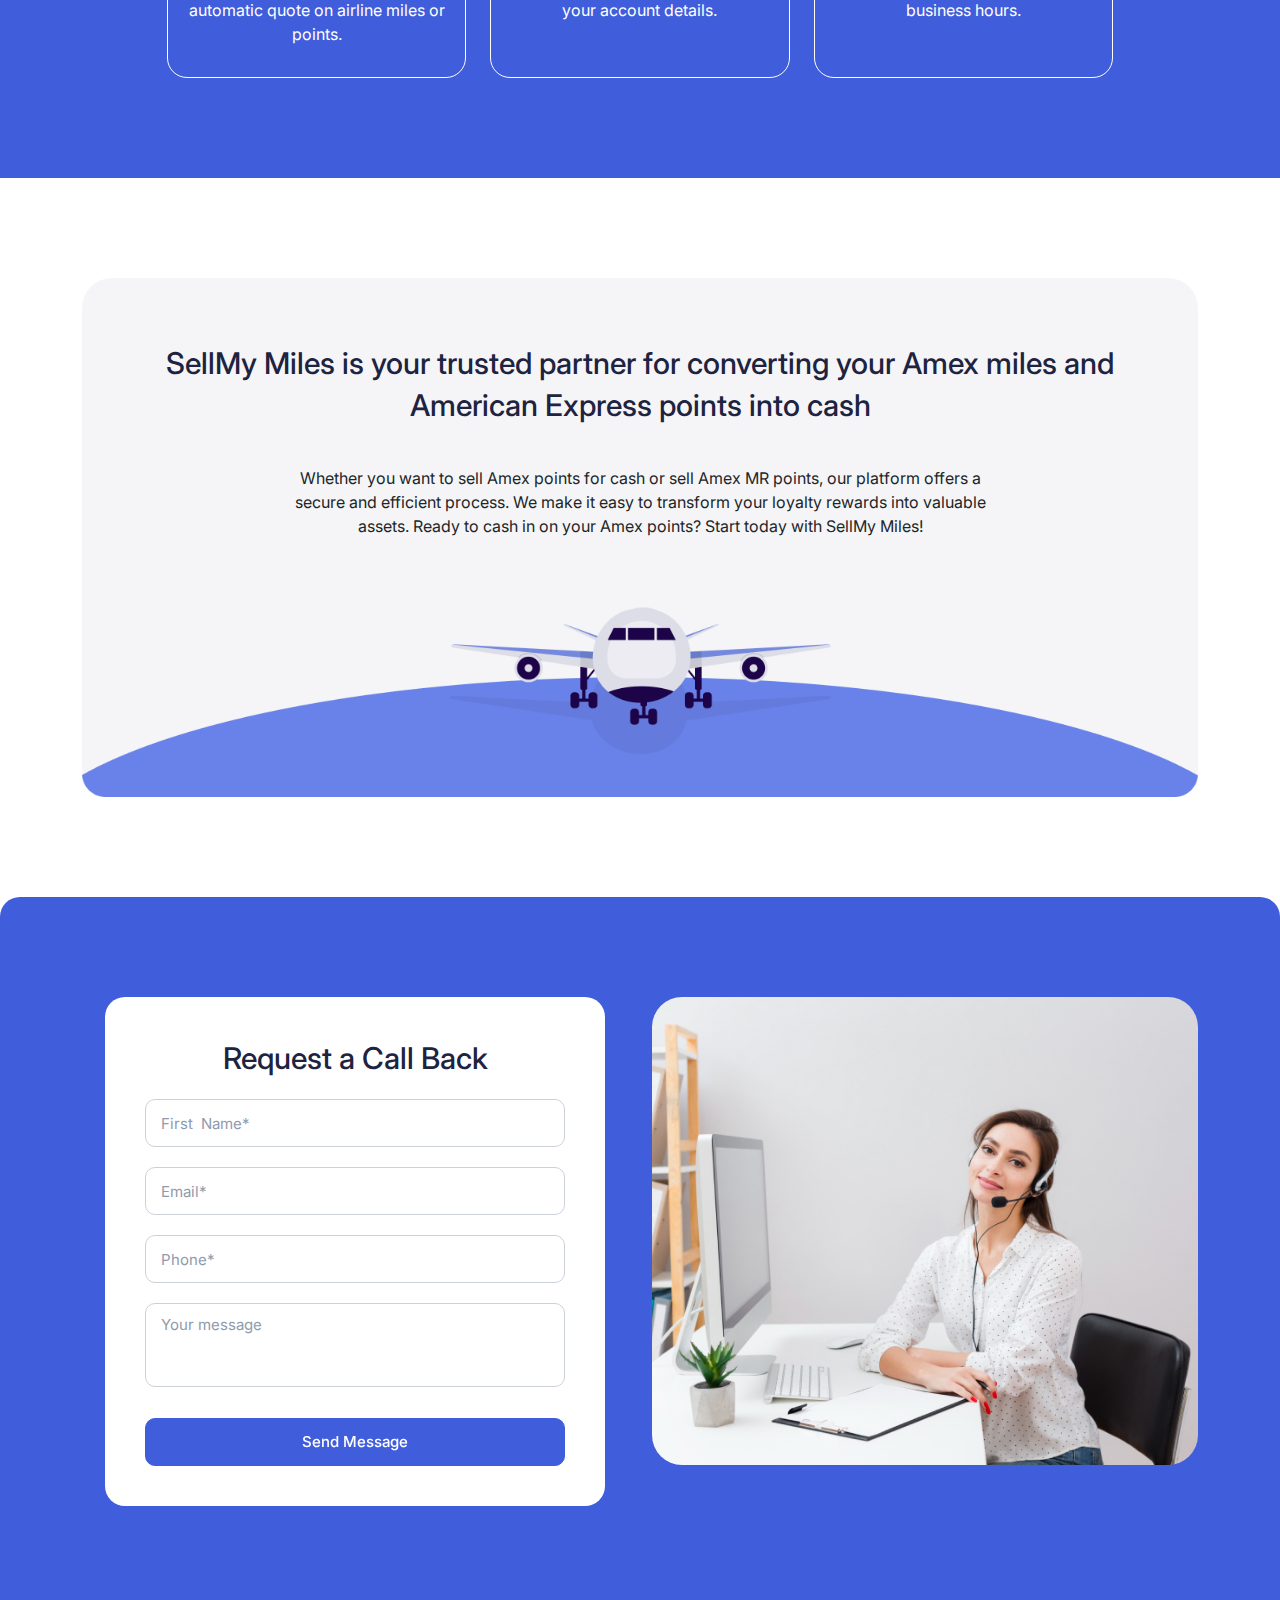
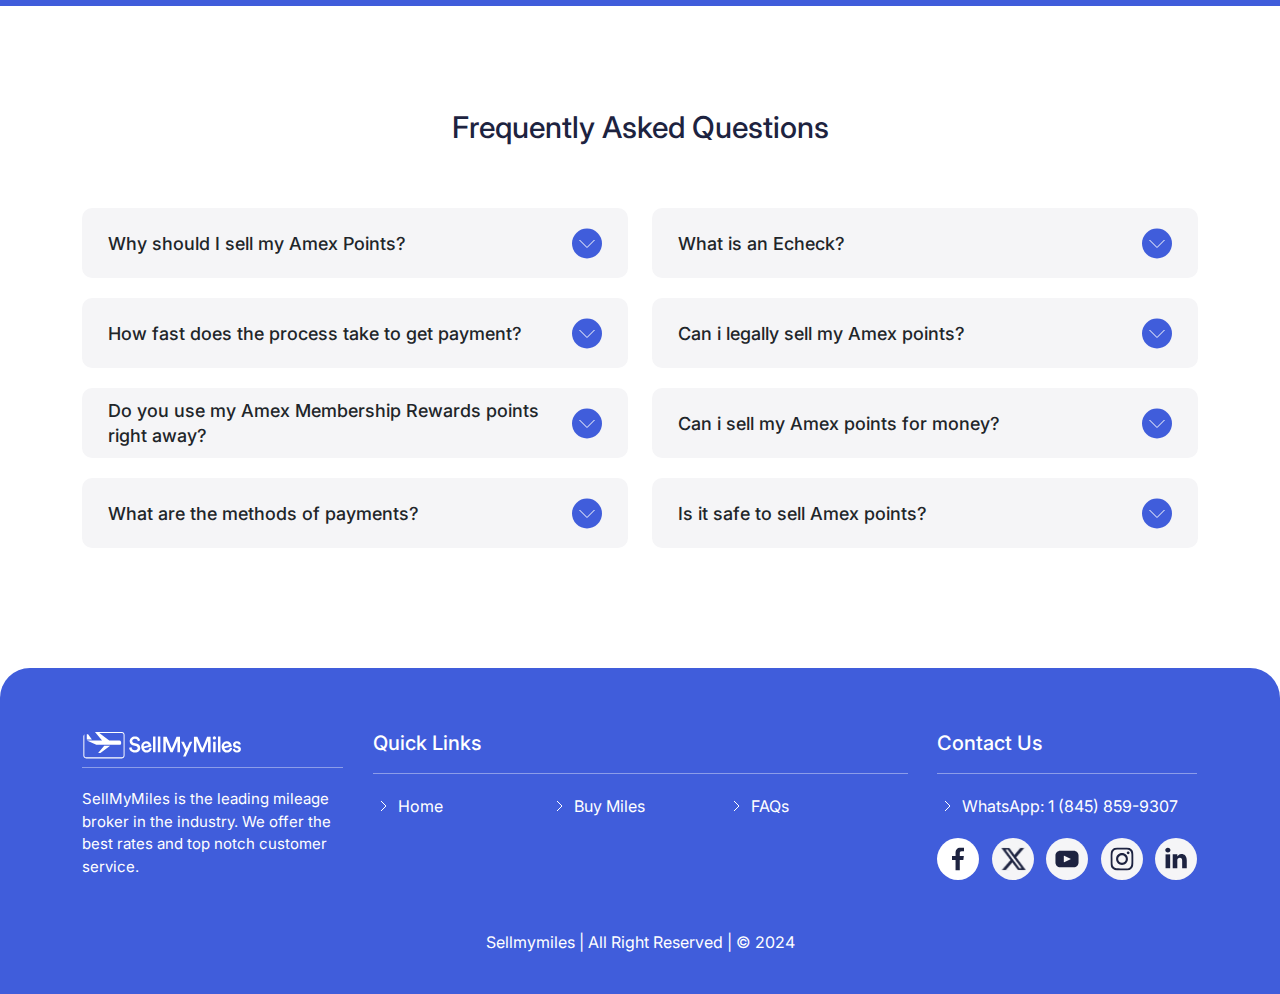
<file: sell-reward-points-template.html>
<!DOCTYPE html>
<html lang="en">

<head>
    <meta charset="UTF-8">
    <meta http-equiv="X-UA-Compatible" content="IE=edge">
    <meta name="viewport" content="width=device-width, initial-scale=1.0">
    <title>Sell Reward Points Template page</title>
    <link rel="icon" type="image/x-icon" href="img/favicon.png">
    <link rel="stylesheet" href="css/lib/bootstrap.min.css">
    <link rel="stylesheet" href="css/lib/select2.css">
    <link rel="stylesheet" href="css/lib/swiper-bundle.min.css">
    <link rel="stylesheet" href="css/style.css">
</head>

<body>
    <div class="pagewrapper">
        <header class="header">
            <div class="container">
                <div class="row align-items-center">
                    <div class="col-xl-2 col-lg-2">
                        <a href="#" class="header__logo">
                            <img src="img/logo.svg" alt="logo">
                        </a>
                    </div>
                    <div class="col-xl-8 col-lg-8 navcol">
                        <button class="closemenu">
                            <img src="img/close.png" alt="close">
                        </button>
                        <nav class="header__nav">
                            <ul>
                                <li class="dropdownlink">
                                    <a href="#">
                                        Sell Miles
                                        <svg width="21" height="20" viewBox="0 0 21 20" fill="none"
                                            xmlns="http://www.w3.org/2000/svg">
                                            <path d="M5.5 8L10.5 13L15.5 8" stroke="#1D2340" />
                                        </svg>
                                    </a>
                                    <ul class="submenu">
                                        <li><a href="#">Sell Air France/KLM Miles</a></li>
                                        <li><a href="#">Sell Alaska Miles</a></li>
                                        <li><a href="#">Sell Alitalia Miles</a></li>
                                        <li><a href="#">Sell All Nippon Airways</a></li>
                                        <li><a href="#">Sell American airlines miles</a></li>
                                        <li><a href="#">Sell Avianca LifeMiles</a></li>
                                        <li><a href="#">Sell British Miles</a></li>
                                        <li><a href="#">Sell Cathay pacific asia miles</a></li>
                                        <li><a href="#">Sell Delta skymiles</a></li>
                                        <li><a href="#">Sell etihad miles</a></li>
                                        <li><a href="#">Sell hawaiian miles</a></li>
                                        <li><a href="#">Sell jet blue miles</a></li>
                                        <li><a href="#">Sell kris flyer singapore miles</a></li>
                                        <li><a href="#">Sell Lufthansa Points</a></li>
                                        <li><a href="#">Sell United mileage plus miles</a></li>
                                        <li><a href="#">Sell qantas miles</a></li>
                                        <li><a href="#">Sell Southwest rapid Rewards</a></li>
                                    </ul>
                                </li>
                                <li class="dropdownlink">
                                    <a href="#">
                                        Sell Reward Points
                                        <svg width="21" height="20" viewBox="0 0 21 20" fill="none"
                                            xmlns="http://www.w3.org/2000/svg">
                                            <path d="M5.5 8L10.5 13L15.5 8" stroke="#1D2340" />
                                        </svg>
                                    </a>
                                    <ul class="submenu">
                                        <li><a href="#">Sell Air France/KLM Miles</a></li>
                                        <li><a href="#">Sell Alaska Miles</a></li>
                                        <li><a href="#">Sell Alitalia Miles</a></li>
                                        <li><a href="#">Sell All Nippon Airways</a></li>
                                        <li><a href="#">Sell American airlines miles</a></li>
                                        <li><a href="#">Sell Avianca LifeMiles</a></li>
                                        <li><a href="#">Sell British Miles</a></li>
                                        <li><a href="#">Sell Cathay pacific asia miles</a></li>
                                        <li><a href="#">Sell Delta skymiles</a></li>
                                        <li><a href="#">Sell etihad miles</a></li>
                                        <li><a href="#">Sell hawaiian miles</a></li>
                                        <li><a href="#">Sell jet blue miles</a></li>
                                        <li><a href="#">Sell kris flyer singapore miles</a></li>
                                        <li><a href="#">Sell Lufthansa Points</a></li>
                                        <li><a href="#">Sell United mileage plus miles</a></li>
                                        <li><a href="#">Sell qantas miles</a></li>
                                        <li><a href="#">Sell Southwest rapid Rewards</a></li>
                                    </ul>
                                </li>
                                <li><a href="#">Buy Miles</a></li>
                                <li><a href="#">FAQs</a></li>
                            </ul>
                            <a href="#" class="bluebtn mobshow"><span>Contact us</span></a>
                        </nav>
                    </div>
                    <div class="col-xl-2 col-lg-2 hidetablet">
                        <a href="#" class="bluebtn"><span>Contact us</span></a>
                    </div>
                    <button class="menu">
                        <img src="img/menu.png" alt="menu">
                    </button>
                </div>
            </div>
            <div class="mobshadowbox"></div>
        </header>

        <main class="main">
            <section class="sellmileswrap sellmileswrap_sbpage">
                <div class="container">
                    <div class="sellmiles" style="background: #DCEBED;">
                        <div class="infobox">
                            <div class="breadcrumsblock">
                                <ul>
                                    <li><a href="#">Home</a></li>
                                    <li>Sell Amex Membership Rewards Points</li>
                                </ul>
                            </div>
                            <h1>
                                Sell Your <span>Amex Membership Rewards Points</span> for Cash
                            </h1>
                            <p>
                                SellMyMiles buys all quantities of American Express rewards and offers competitive
                                prices. Sell your extra Amex points for cash with Sell My Miles today! Contact them to
                                get the best value for your unused points.
                            </p>
                            <p>
                                If you’re new here, <a href="#">click here</a> to learn more
                            </p>
                        </div>
                        <div class="formbox">
                            <form action="#">
                                <div class="row">
                                    <div class="col-md-6">
                                        <div class="inputfield">
                                            <input type="text" placeholder="First  Name*">
                                        </div>
                                    </div>
                                    <div class="col-md-6">
                                        <div class="inputfield">
                                            <input type="text" placeholder="Second  Name*">
                                        </div>
                                    </div>
                                    <div class="col-lg-12">
                                        <div class="inputfield">
                                            <select name="" id="" class="styledselect"
                                                data-placeholder="Select Country">
                                                <option></option>
                                                <option value="1">option 1</option>
                                                <option value="2">option 2</option>
                                                <option value="3">option 3</option>
                                            </select>
                                        </div>
                                    </div>
                                    <div class="col-md-6">
                                        <div class="inputfield">
                                            <input type="email" placeholder="Email*">
                                        </div>
                                    </div>
                                    <div class="col-md-6">
                                        <div class="inputfield">
                                            <input type="number" placeholder="Phone*">
                                        </div>
                                    </div>
                                    <div class="col-lg-12">
                                        <div class="inputfield">
                                            <input type="text" placeholder="How did you hear about us?*  ">
                                        </div>
                                    </div>
                                    <div class="col-lg-12">
                                        <div class="inputfield">
                                            <input type="text" placeholder="Amount of Points*">
                                        </div>
                                    </div>
                                    <div class="col-lg-12">
                                        <div class="inputfield">
                                            <select name="" id="" class="styledselect"
                                                data-placeholder="Choose Sell/Buy">
                                                <option></option>
                                                <option value="1">Sell Air France/KLM Miles</option>
                                                <option value="2">option 2</option>
                                                <option value="3">option 3</option>
                                            </select>
                                        </div>
                                    </div>
                                    <div class="col-lg-12">
                                        <div class="inputfield">
                                            <textarea name="" id="" placeholder="Comments (Optional)"></textarea>
                                        </div>
                                    </div>
                                    <div class="col-lg-12">
                                        <!-- SUBMIT BTN -->

                                        <!-- <button class="bluesbm bluebtn" type="submit">
                                            <span>Send Me Your Best Offer</span>
                                        </button> -->
                                        <span class="bluesbm bluebtn">
                                            <span>Send Me Your Best Offer</span>
                                        </span>
                                        <p class="infotext">
                                            <img src="img/main/lock_icon.svg" alt="icon">
                                            This site is SSL Secured
                                        </p>
                                    </div>
                                </div>
                            </form>
                            <div class="formresult">
                                <div class="text-start">
                                    <span class="backbtn">
                                        <img src="img/sellbuypages/back-icon.svg" alt="back">
                                        Back
                                    </span>
                                </div>
                                <img src="img/sellbuypages/verified.svg" alt="img">
                                <p class="title">Thank you for submitting your quote!</p>
                                <p>
                                    Please check your email inbox, an offer for your points should be ready for you
                                    shortly! If you don't see it in your inbox, be sure to look in your promotions
                                    folder as well.
                                </p>
                                <a href="#" class="bluebtn getpaid"><span>Submit New Quote</span></a>
                            </div>
                        </div>
                    </div>
                </div>
            </section>

            <div class="icsect">
                <div class="container">
                    <div class="row flex-row-reverse  align-items-center">
                        <div class="col-xl-6 col-lg-5">
                            <div class="imgwrap">
                                <img src="img/sellbuypages/img4.svg" alt="img">
                            </div>
                        </div>
                        <div class="col-xl-6 col-lg-7">
                            <div class="icstat">
                                <div class="icstat__box">
                                    <img src="img/main/ic1.svg" alt="icon">
                                    <p>
                                        <span>70B</span>
                                        Miles Traded
                                    </p>
                                </div>
                                <div class="icstat__box">
                                    <img src="img/main/ic2.svg" alt="icon">
                                    <p>
                                        <span>35K</span>
                                        Happy Customers Globally
                                    </p>
                                </div>
                                <div class="icstat__box">
                                    <img src="img/main/ic3.svg" alt="icon">
                                    <p>
                                        <span>22</span>
                                        Airlines Serviced
                                    </p>
                                </div>
                                <div class="icstat__box">
                                    <img src="img/main/ic4.svg" alt="icon">
                                    <p>
                                        <span>55K</span>
                                        Successful Transactions
                                    </p>
                                </div>
                            </div>
                        </div>
                    </div>
                </div>
            </div>

            <section class="infosect2">
                <div class="container">
                    <div class="row">
                        <div class="col-lg-6">
                            <h3>Sell Amex Membership Rewards Points Online</h3>
                            <p>
                                American Express Cards are a traveler’s best friend. They are low maintenance, high
                                valued, and generate maximum benefits for the holder. If you are a frequent traveler,
                                you can convert all Amex Points you earn on the card into airline miles under the Amex
                                Membership Rewards scheme. The points can, of course, be used elsewhere too. So any
                                holder, whether they travel or not, retains good benefits. American Express has become
                                the most sought-after card, and one can see why.
                            </p>
                            <p>
                                The good thing about <b>Amex Membership Rewards</b> is that you are not restricted, or
                                you
                                could say you are associated with only one airline. Amex Points are bought and sold
                                easily as you can redeem them on countless brands and services.
                            </p>
                        </div>
                        <div class="col-lg-6">
                            <div class="imgwrap">
                                <img src="img/sellbuypages/img5.jpg" alt="img">
                            </div>
                        </div>
                        <div class="col-lg-6">
                            <h5>Why Should I Sell My Amex Points?</h5>
                            <p>
                                Although it is easy to earn Amex points, redeeming them can be challenging. You can’t
                                use them to book paid flights unless you have specific cards, and Amex transfer
                                partnerships aren’t always easy to use. Even for non-travel options, there isn’t much
                                you can do with Amex points. Therefore, many users prefer selling their Amex points in
                                exchange for instant cash. Sell My Miles offers lucrative returns for your points and
                                makes the selling process easy.
                            </p>
                        </div>
                        <div class="col-lg-6">
                            <h5>
                                How much cash can I earn from selling Amex points?
                            </h5>
                            <p>
                                With the Amex cashback option, you earn 0.6 cents for every Amex point. However, selling
                                your Amex points with a reputable broker like SellMyMiles can fetch you a much higher
                                value for each point, depending on market demand and other factors. Points sold in bulk
                                tend to have higher returns.
                            </p>
                        </div>
                        <div class="col-lg-6">
                            <h5>How much are Amex points worth?</h5>
                            <p>
                                The worth of Amex points depends on how you want to redeem them. Transferring them to
                                airline or hotel loyalty programs can yield a return of 2.2 cents per point on average.
                                Redeeming points on the Amex travel portal yields 1 cent per point. Your Amex points can
                                also be worth between 0.5 and 1.10 cents if you redeem them for gift cards in categories
                                like flight, hotel, car rental, dining, retail, etc.
                            </p>
                        </div>
                        <div class="col-lg-6">
                            <h5>
                                Sell My Miles offers a hassle-free and reliable way to sell Amex  miles with complete
                                peace of mind. Here’s why you should choose us:
                            </h5>
                            <ul>
                                <li>
                                    Data Security: Your personal and financial data are encrypted and protected.
                                </li>
                                <li>
                                    Safe Pre-payment: We pre-pay you with Paypal before we use the miles.
                                </li>
                                <li>
                                    5-Stars Rating on Google Reviews: We scored five stars in the independent Google
                                    Reviews ranking
                                </li>
                                <li>
                                    Over 7 billion miles traded: We have a proven track record in the industry.
                                </li>
                                <li>
                                    55,000 airlines serviced: Our vast network allows us to serve a diverse clientele.
                                </li>
                            </ul>
                        </div>
                    </div>
                </div>
            </section>

            <section class="stepssect stepssect_blue">
                <div class="container">
                    <h3 class="text-center">Sell American Express Membership Rewards Points in 3 Easy Steps:</h3>
                    <div class="stepssect__plane">
                        <div class="greyline"></div>
                        <div class="blueline"></div>
                        <img class="planeimg" src="img/main/plane.svg" alt="img">
                    </div>
                    <div class="stepssect__boxes">
                        <div class="row">
                            <div class="col-xl-4 col-lg-4 col-md-6">
                                <div class="stepssect__box bx1">
                                    <div class="imgwrap">
                                        <img src="img/sellbuypages/step1.svg" alt="img">
                                    </div>
                                    <div class="textwrap">
                                        <p class="title">
                                            Fill Out The Form
                                        </p>
                                        <p>
                                            Fill out the form to get your automatic quote on airline miles or points.
                                        </p>
                                    </div>
                                </div>
                            </div>
                            <div class="col-xl-4 col-lg-4 col-md-6">
                                <div class="stepssect__box bx2">
                                    <div class="imgwrap">
                                        <img src="img/sellbuypages/step2.svg" alt="img">
                                    </div>
                                    <div class="textwrap">
                                        <p class="title">
                                            We Verify Your Account
                                        </p>
                                        <p>
                                            Submit your info and we verify your account details.
                                        </p>
                                    </div>
                                </div>
                            </div>
                            <div class="col-xl-4 col-lg-4 col-md-6">
                                <div class="stepssect__box bx3">
                                    <div class="imgwrap">
                                        <img src="img/sellbuypages/step3.svg" alt="img">
                                    </div>
                                    <div class="textwrap">
                                        <p class="title">
                                            You Get Paid
                                        </p>
                                        <p>
                                            You get paid instantly during<br> business hours.
                                        </p>
                                    </div>
                                </div>
                            </div>
                        </div>
                    </div>
                </div>
            </section>

            <section class="unlockval">
                <div class="container">
                    <div class="unlockvalbox">
                        <div class="textwrap">
                            <h3>
                                SellMy Miles is your trusted partner for converting your Amex miles and American Express
                                points into cash
                            </h3>
                            <p>
                                Whether you want to sell Amex points for cash or sell Amex MR points, our platform
                                offers a secure and efficient process. We make it easy to transform your loyalty rewards
                                into valuable assets. Ready to cash in on your Amex points? Start today with SellMy
                                Miles!
                            </p>
                        </div>
                        <img src="img/sellbuypages/img2.png" alt="img">
                    </div>
                </div>
            </section>

            <section class="callbacksect">
                <div class="container">
                    <div class="row">
                        <div class="col-lg-6">
                            <div class="callbackform">
                                <h3>Request a Call Back</h3>
                                <form action="#">
                                    <div class="inputfield">
                                        <input type="text" placeholder="First  Name*">
                                    </div>
                                    <div class="inputfield">
                                        <input type="email" placeholder="Email*">
                                    </div>
                                    <div class="inputfield">
                                        <input type="number" placeholder="Phone*">
                                    </div>
                                    <div class="inputfield">
                                        <textarea name="" id="" placeholder="Your message"></textarea>
                                    </div>
                                    <button class="bluesbm bluebtn" type="submit">
                                        <span>Send Message</span>
                                    </button>
                                </form>
                            </div>
                        </div>
                        <div class="col-lg-6">
                            <div class="imgwrap">
                                <img src="img/sellbuypages/img3.jpg" alt="img">
                            </div>
                        </div>
                    </div>
                </div>
            </section>

            <section class="faqsect">
                <div class="container">
                    <h3>Frequently Asked Questions</h3>
                    <div class="row">
                        <div class="col-lg-6">
                            <div class="faqrow">
                                <div class="faqheader">
                                    <p>Why should I sell my Amex Points?</p>
                                    <img src="img/sellbuypages/faqarrow.svg" alt="img">
                                </div>
                                <div class="faqbody">
                                    <p>
                                        American Express offers an approximately .6 percent value in redeeming them for
                                        statement credits. Selling them will give you the best value for your Amex
                                        Points.
                                    </p>
                                </div>
                            </div>
                            <div class="faqrow">
                                <div class="faqheader">
                                    <p>How fast does the process take to get payment?</p>
                                    <img src="img/sellbuypages/faqarrow.svg" alt="img">
                                </div>
                                <div class="faqbody">
                                    <p>
                                        Most miles go to waste if not used right away. With so many blackout dates and
                                        most programs putting an expiry on the mileage, selling Air France Miles &
                                        Points is the best option for those who can't utilize them via travel.
                                    </p>
                                </div>
                            </div>
                            <div class="faqrow">
                                <div class="faqheader">
                                    <p>Do you use my Amex Membership Rewards points right away?</p>
                                    <img src="img/sellbuypages/faqarrow.svg" alt="img">
                                </div>
                                <div class="faqbody">
                                    <p>
                                        Most miles go to waste if not used right away. With so many blackout dates and
                                        most programs putting an expiry on the mileage, selling Air France Miles &
                                        Points is the best option for those who can't utilize them via travel.
                                    </p>
                                </div>
                            </div>
                            <div class="faqrow">
                                <div class="faqheader">
                                    <p>What are the methods of payments?</p>
                                    <img src="img/sellbuypages/faqarrow.svg" alt="img">
                                </div>
                                <div class="faqbody">
                                    <p>
                                        Most miles go to waste if not used right away. With so many blackout dates and
                                        most programs putting an expiry on the mileage, selling Air France Miles &
                                        Points is the best option for those who can't utilize them via travel.
                                    </p>
                                </div>
                            </div>
                        </div>
                        <div class="col-lg-6">
                            <div class="faqrow">
                                <div class="faqheader">
                                    <p>What is an Echeck?</p>
                                    <img src="img/sellbuypages/faqarrow.svg" alt="img">
                                </div>
                                <div class="faqbody">
                                    <p>
                                        Most miles go to waste if not used right away. With so many blackout dates and
                                        most programs putting an expiry on the mileage, selling Air France Miles &
                                        Points is the best option for those who can't utilize them via travel.
                                    </p>
                                </div>
                            </div>
                            <div class="faqrow">
                                <div class="faqheader">
                                    <p>Can i legally sell my Amex points?</p>
                                    <img src="img/sellbuypages/faqarrow.svg" alt="img">
                                </div>
                                <div class="faqbody">
                                    <p>
                                        Most miles go to waste if not used right away. With so many blackout dates and
                                        most programs putting an expiry on the mileage, selling Air France Miles &
                                        Points is the best option for those who can't utilize them via travel.
                                    </p>
                                </div>
                            </div>
                            <div class="faqrow">
                                <div class="faqheader">
                                    <p>Can i sell my Amex points for money?</p>
                                    <img src="img/sellbuypages/faqarrow.svg" alt="img">
                                </div>
                                <div class="faqbody">
                                    <p>
                                        Most miles go to waste if not used right away. With so many blackout dates and
                                        most programs putting an expiry on the mileage, selling Air France Miles &
                                        Points is the best option for those who can't utilize them via travel.
                                    </p>
                                </div>
                            </div>
                            <div class="faqrow">
                                <div class="faqheader">
                                    <p>Is it safe to sell Amex points?</p>
                                    <img src="img/sellbuypages/faqarrow.svg" alt="img">
                                </div>
                                <div class="faqbody">
                                    <p>
                                        Most miles go to waste if not used right away. With so many blackout dates and
                                        most programs putting an expiry on the mileage, selling Air France Miles &
                                        Points is the best option for those who can't utilize them via travel.
                                    </p>
                                </div>
                            </div>
                        </div>
                    </div>
                </div>
            </section>
        </main>

        <footer class="footer">
            <div class="container">
                <div class="row">
                    <div class="col-xl-3 col-lg-4 col-md-6">
                        <div class="footerleftbox">
                            <p class="footer__title">
                                <a href="#" class="footerlogo">
                                    <img src="img/logo-footer.svg" alt="logo">
                                </a>
                            </p>
                            <p>
                                SellMyMiles is the leading mileage broker in the industry. We offer the best rates and
                                top
                                notch customer service.
                            </p>
                        </div>
                    </div>
                    <div class="col-xl-6 col-lg-4 col-md-6">
                        <div class="footercenterbox">
                            <p class="footer__title">Quick Links</p>
                            <ul>
                                <li><a href="#">Home</a></li>
                                <li><a href="#">Buy Miles</a></li>
                                <li><a href="#">FAQs</a></li>
                            </ul>
                        </div>
                    </div>
                    <div class="col-xl-3 col-lg-4 col-md-6">
                        <div class="footerrightbox">
                            <p class="footer__title">Contact Us</p>
                            <a href="#" class="linkf">WhatsApp: 1 (845) 859-9307</a>
                            <ul class="footer__soc">
                                <li>
                                    <a href="#" target="_blank">
                                        <img src="img/footer/fb.svg" alt="facebook">
                                    </a>
                                </li>
                                <li>
                                    <a href="#" target="_blank">
                                        <img src="img/footer/x.svg" alt="x">
                                    </a>
                                </li>
                                <li>
                                    <a href="#" target="_blank">
                                        <img src="img/footer/yt.svg" alt="youtube">
                                    </a>
                                </li>
                                <li>
                                    <a href="#" target="_blank">
                                        <img src="img/footer/inst.svg" alt="instagram">
                                    </a>
                                </li>
                                <li>
                                    <a href="#" target="_blank">
                                        <img src="img/footer/in.svg" alt="linkedin">
                                    </a>
                                </li>
                            </ul>
                        </div>
                    </div>
                </div>
                <p class="bottext">
                    Sellmymiles | All Right Reserved | © 2024
                </p>
            </div>
        </footer>

        <div class="fixedelements">
            <a href="#" class="totop">
                <img src="img/totop.png" alt="totop">
            </a>
            <a href="#" class="boticon">
                <img src="img/bot-icon.svg" alt="bot">
            </a>
        </div>
    </div>

    <script src="js/lib/jquery.js"></script>
    <script src="js/lib/bootstrap.min.js"></script>
    <script src="js/lib/select2.js"></script>
    <script src="js/lib/swiper-bundle.min.js"></script>
    <script src="js/main.js"></script>

</body>

</html>
</file>
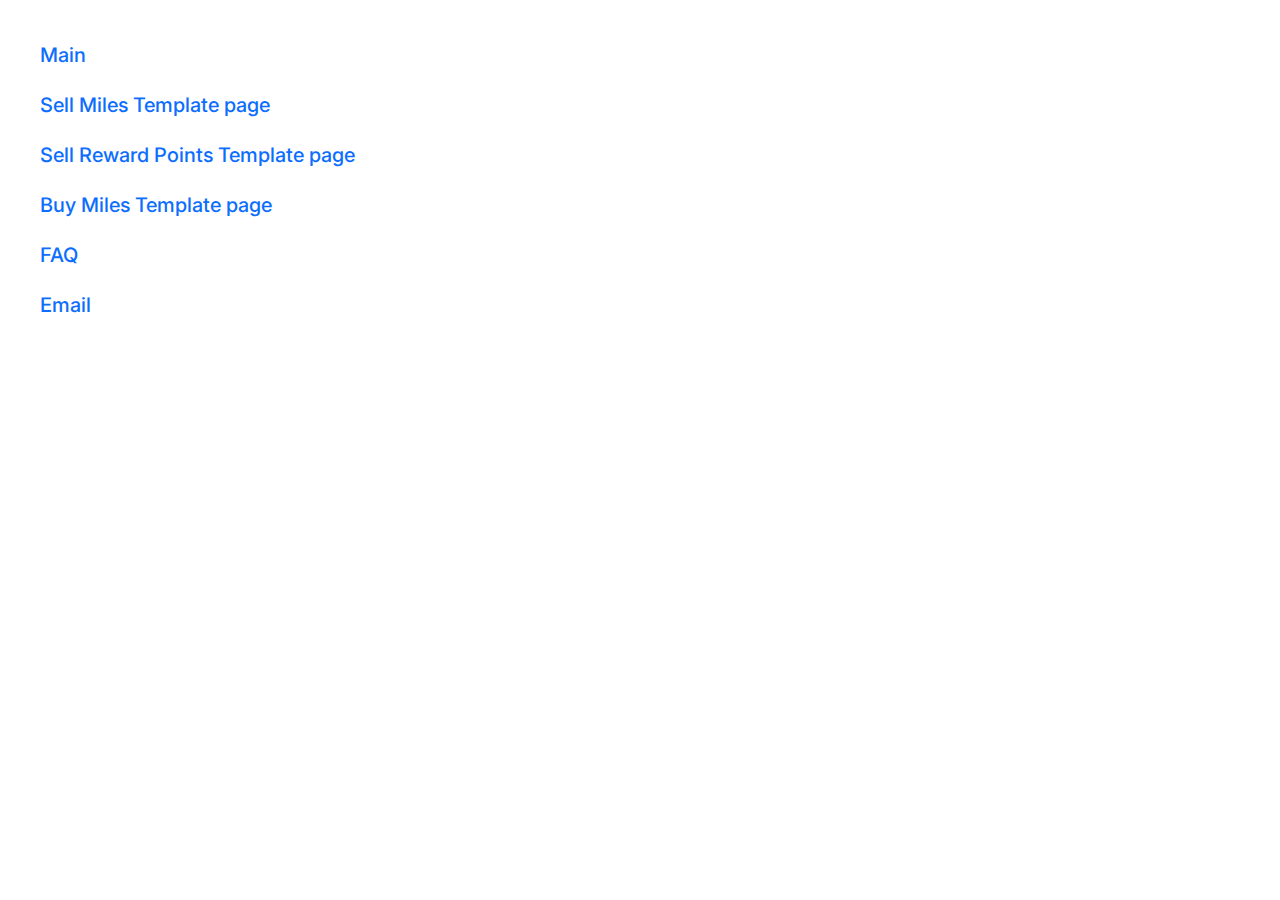
<file: sitemap.html>
<!DOCTYPE html>
<html lang="en">

<head>
    <meta charset="UTF-8">
    <meta http-equiv="X-UA-Compatible" content="IE=edge">
    <meta name="viewport" content="width=device-width, initial-scale=1.0">
    <title>Pages</title>
    <link rel="icon" type="image/x-icon" href="img/favicon.png">
    <link rel="stylesheet" href="css/lib/bootstrap.min.css">
    <link rel="stylesheet" href="css/lib/select2.css">
    <link rel="stylesheet" href="css/lib/swiper-bundle.min.css">
    <link rel="stylesheet" href="css/style.css">
</head>

<body>
    <div class="sitemap">
        <ul>
            <li><a href="index.html" target="_blank">Main</a></li>
            <li><a href="sell-miles-template.html" target="_blank">Sell Miles Template page</a></li>
            <li><a href="sell-reward-points-template.html" target="_blank">Sell Reward Points Template page</a></li>
            <li><a href="buy-miles-template.html" target="_blank">Buy Miles Template page</a></li>
            <li><a href="faq.html" target="_blank">FAQ</a></li>
            <li><a href="email/new-recipe-email.html" target="_blank">Email</a></li>
        </ul>

       
    </div>

    <style>
        .sitemap {
            min-height: 100vh;
            padding: 40px;
        }

        li {
            margin-bottom: 20px;
        }

        a {
            font-size: 20px;
            font-weight: 500;
        }
    </style>

    <script src="js/lib/jquery.js"></script>
    <script src="js/lib/bootstrap.min.js"></script>
    <script src="js/lib/select2.js"></script>
    <script src="js/lib/swiper-bundle.min.js"></script>
    <script src="js/main.js"></script>

</body>



</html>
</file>
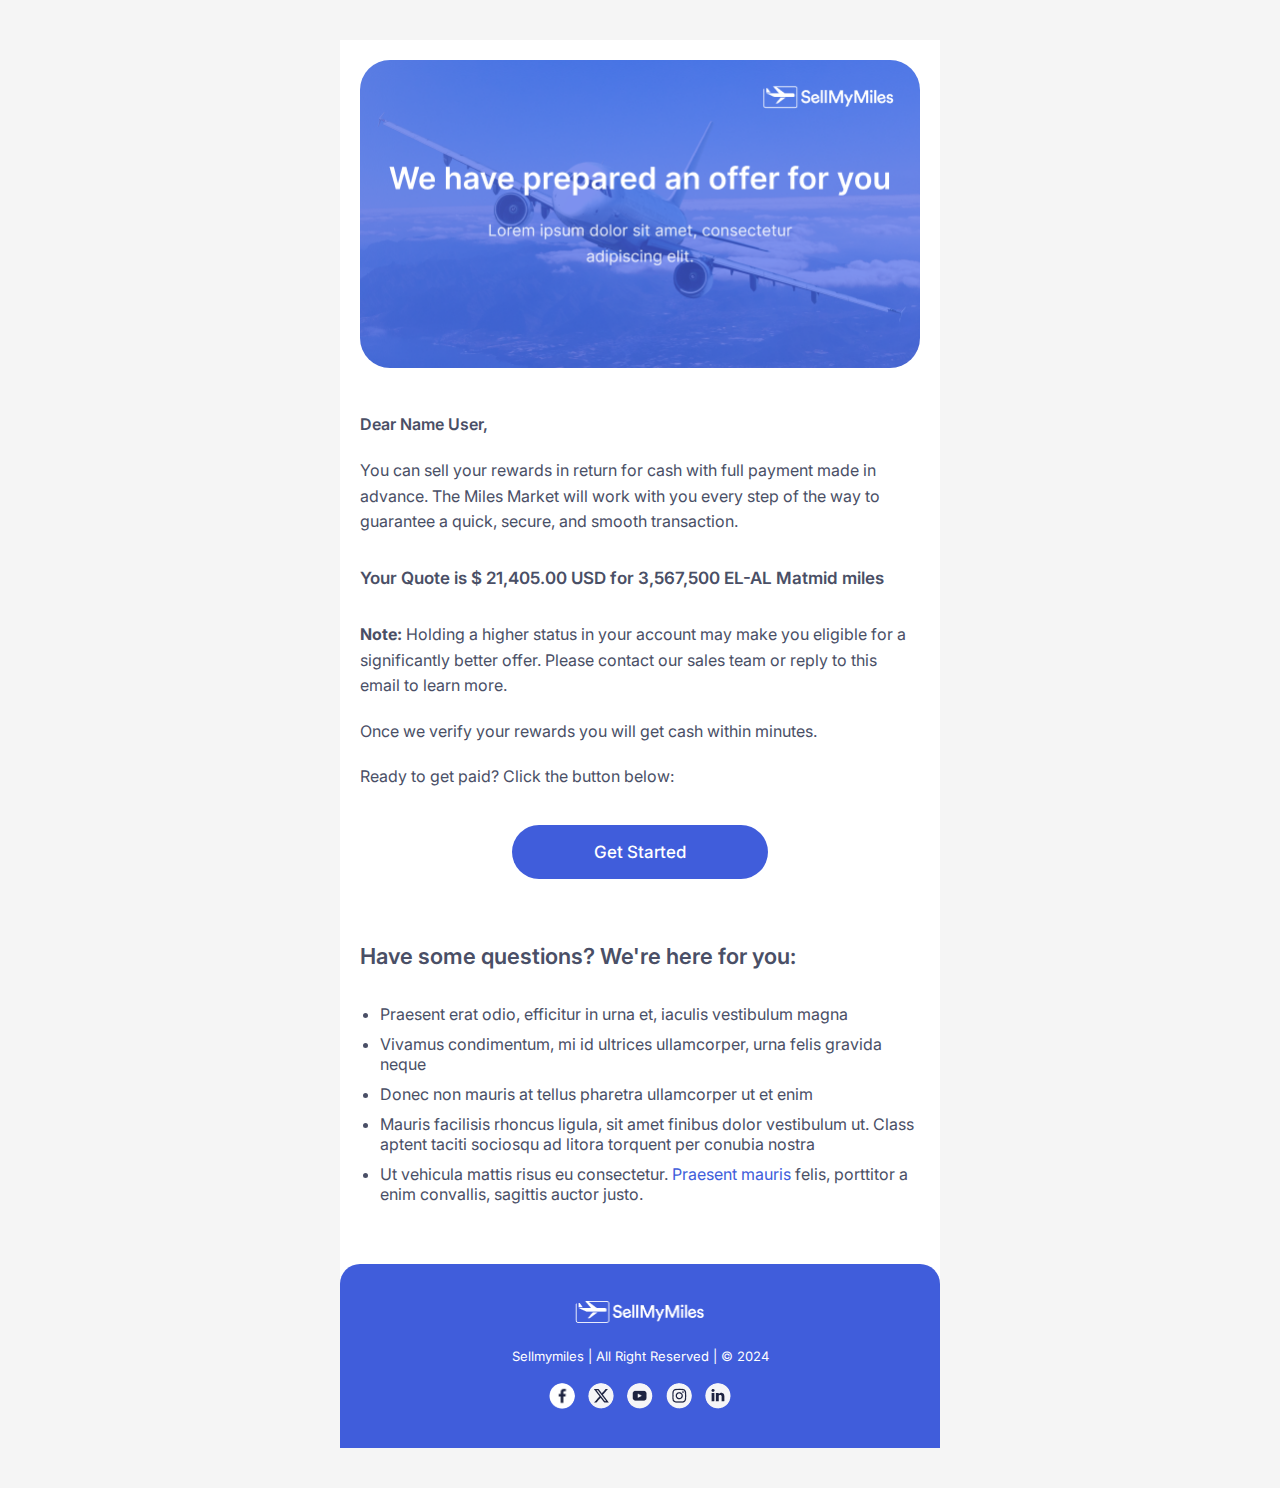
<file: email/new-recipe-email.html>
<!DOCTYPE html>
<html lang="en">

<head>
    <meta charset="UTF-8">
    <meta name="viewport" content="width=device-width, initial-scale=1.0">
    <title>New recipe email</title>
    <link rel="preconnect" href="https://fonts.googleapis.com">
    <link rel="preconnect" href="https://fonts.gstatic.com" crossorigin>
    <link href="https://fonts.googleapis.com/css2?family=Inter:wght@100..900&display=swap" rel="stylesheet">
</head>

<body style="padding:0px;margin:0px;background: #f5f5f5;padding: 40px 0;">

    <div style="max-width: 600px;width: 100%;margin:0 auto;">
        <table border="0" cellpadding="0" cellspacing="0" width="100%" style="background: #FFF;">
            <tr>
                <td width="100%" style="padding: 20px">
                    <img src="img/img1.png" alt="img" style="width: 100%;border-radius: 30px;">
                </td>
            </tr>

            <tr>
                <td style="padding: 20px 20px 40px 20px; text-align: center;">
                    <p
                        style="font-family: 'Inter', sans-serif;font-weight: 600;font-size: 16px;line-height: 160%;color: #4A4F66;margin: 0 0 20px 0; text-align: left;">
                        Dear Name User, 
                    </p>
                    <p
                        style="font-family: 'Inter', sans-serif;font-weight: 400;font-size: 16px;line-height: 160%;color: #4A4F66;margin: 0 0 30px 0;text-align: left;">
                        You can sell your rewards in return for cash with full payment made in advance. The Miles Market
                        will work with you every step of the way to guarantee a quick, secure, and smooth transaction. 
                    </p>
                    <p
                        style="font-family: 'Inter', sans-serif;font-weight: 600;font-size: 17px;line-height: 160%;color: #4A4F66;margin: 0 0 30px 0;text-align: left;">
                        Your Quote is $ 21,405.00 USD for 3,567,500 EL-AL Matmid miles 
                    </p>
                    <p
                        style="font-family: 'Inter', sans-serif;font-weight: 400;font-size: 16px;line-height: 160%;color: #4A4F66;margin: 0 0 20px 0;text-align: left;">
                        <strong>Note:</strong> Holding a higher status in your account may make you eligible for a
                        significantly better
                        offer. Please contact our sales team or reply to this email to learn more.
                    </p>
                    <p
                        style="font-family: 'Inter', sans-serif;font-weight: 400;font-size: 16px;line-height: 160%;color: #4A4F66;margin: 0 0 20px 0;text-align: left;">
                        Once we verify your rewards you will get cash within minutes. 
                    </p>
                    <p
                        style="font-family: 'Inter', sans-serif;font-weight: 400;font-size: 16px;line-height: 160%;color: #4A4F66;margin: 0 0 20px 0;text-align: left;">
                        Ready to get paid? Click the button below:
                    </p>
                    <a href="#"
                        style="margin: 15px auto 60px;border-radius: 30px;background:#405DDB;border:none;padding: 17px 82px;display: inline-block; color: #FFF;text-align: center;font-family: Inter,sans-serif;font-size: 17px;font-style: normal;font-weight: 500;line-height: normal;text-decoration: none;">
                        Get Started
                    </a>
                    <p
                        style="color: #4A4F66;font-size: 22px;line-height: 160%;font-weight: 600;text-align: left;font-family: 'Inter', sans-serif; margin: 0 0 30px 0;">
                        Have some questions? We're here for you:
                    </p>
                    <ul style="padding: 0 0 0 20px; margin: 0 0 20px;text-align: left;color: #4A4F66;">
                        <li style="font-family: 'Inter', sans-serif; margin-bottom: 10px; font-size: 16px;">
                            Praesent erat odio, efficitur in urna et, iaculis vestibulum magna
                        </li>
                        <li style="font-family: 'Inter', sans-serif; margin-bottom: 10px; font-size: 16px;">
                            Vivamus condimentum, mi id ultrices ullamcorper, urna felis gravida neque
                        </li>
                        <li style="font-family: 'Inter', sans-serif; margin-bottom: 10px; font-size: 16px;">
                            Donec non mauris at tellus pharetra ullamcorper ut et enim
                        </li>
                        <li style="font-family: 'Inter', sans-serif; margin-bottom: 10px; font-size: 16px;">
                            Mauris facilisis rhoncus ligula, sit amet finibus dolor vestibulum ut. Class aptent taciti
                            sociosqu ad litora torquent per conubia nostra
                        </li>
                        <li style="font-family: 'Inter', sans-serif; margin-bottom: 10px; font-size: 16px;">
                            Ut vehicula mattis risus eu consectetur. <a href="#"
                                style="color: #405DDB;text-decoration: none;">Praesent mauris</a> felis, porttitor a
                            enim convallis,
                            sagittis auctor justo.
                        </li>
                    </ul>
                </td>
            </tr>

            <tr>
                <td width="100%"
                    style="background: #405DDB;text-align: center;border-radius: 20px 20px 0 0;padding: 35px 20px;">
                    <img src="img/logo.png" alt="food" style="width: 132px; height: auto; background-size: cover;
                    margin: 0 auto 19px;">
                    <p style="font-family: 'Inter', sans-serif;color: #fff;margin: 0 0 19px 0;font-size: 13px;">
                        Sellmymiles | All Right Reserved | © 2024
                    </p>

                    <ul style="list-style: none;padding: 0; margin: 0;">
                        <li style="margin-right: 9px;display: inline-block;">
                            <a href="#">
                                <img src="img/fb.png" alt="facebook"
                                    style="width: 26px;height: 26px;border-radius:50%;">
                            </a>
                        </li>
                        <li style="margin-right: 9px;display: inline-block;">
                            <a href="#">
                                <img src="img/x.png" alt="twitter" style="width: 26px;height: 26px;border-radius:50%;">
                            </a>
                        </li>
                        <li style="margin-right: 9px;display: inline-block;">
                            <a href="#">
                                <img src="img/yt.png" alt="youtube" style="width: 26px;height: 26px;border-radius:50%;">
                            </a>
                        </li>
                        <li style="margin-right: 9px;display: inline-block;">
                            <a href="#">
                                <img src="img/inst.png" alt="instagram"
                                    style="width: 26px;height: 26px;border-radius:50%;">
                            </a>
                        </li>
                        <li style="display: inline-block;">
                            <a href="#">
                                <img src="img/in.png" alt="youtube"
                                    style="width: 26px;height: 26px;border-radius:50%;background-size:cover;">
                            </a>
                        </li>
                    </ul>
                </td>
            </tr>
        </table>
    </div>

</body>

</html>
</file>
<file: css/lib/select2.css>
.select2-container{box-sizing:border-box;display:inline-block;margin:0;position:relative;vertical-align:middle}.select2-container .select2-selection--single{box-sizing:border-box;cursor:pointer;display:block;height:28px;user-select:none;-webkit-user-select:none}.select2-container .select2-selection--single .select2-selection__rendered{display:block;padding-left:8px;padding-right:20px;overflow:hidden;text-overflow:ellipsis;white-space:nowrap}.select2-container .select2-selection--single .select2-selection__clear{background-color:transparent;border:none;font-size:1em}.select2-container[dir="rtl"] .select2-selection--single .select2-selection__rendered{padding-right:8px;padding-left:20px}.select2-container .select2-selection--multiple{box-sizing:border-box;cursor:pointer;display:block;min-height:32px;user-select:none;-webkit-user-select:none}.select2-container .select2-selection--multiple .select2-selection__rendered{display:inline;list-style:none;padding:0}.select2-container .select2-selection--multiple .select2-selection__clear{background-color:transparent;border:none;font-size:1em}.select2-container .select2-search--inline .select2-search__field{box-sizing:border-box;border:none;font-size:100%;margin-top:5px;margin-left:5px;padding:0;max-width:100%;resize:none;height:18px;vertical-align:bottom;font-family:sans-serif;overflow:hidden;word-break:keep-all}.select2-container .select2-search--inline .select2-search__field::-webkit-search-cancel-button{-webkit-appearance:none}.select2-dropdown{background-color:white;border:1px solid #aaa;border-radius:4px;box-sizing:border-box;display:block;position:absolute;left:-100000px;width:100%;z-index:1051}.select2-results{display:block}.select2-results__options{list-style:none;margin:0;padding:0}.select2-results__option{padding:6px;user-select:none;-webkit-user-select:none}.select2-results__option--selectable{cursor:pointer}.select2-container--open .select2-dropdown{left:0}.select2-container--open .select2-dropdown--above{border-bottom:none;border-bottom-left-radius:0;border-bottom-right-radius:0}.select2-container--open .select2-dropdown--below{border-top:none;border-top-left-radius:0;border-top-right-radius:0}.select2-search--dropdown{display:block;padding:4px}.select2-search--dropdown .select2-search__field{padding:4px;width:100%;box-sizing:border-box}.select2-search--dropdown .select2-search__field::-webkit-search-cancel-button{-webkit-appearance:none}.select2-search--dropdown.select2-search--hide{display:none}.select2-close-mask{border:0;margin:0;padding:0;display:block;position:fixed;left:0;top:0;min-height:100%;min-width:100%;height:auto;width:auto;opacity:0;z-index:99;background-color:#fff;filter:alpha(opacity=0)}.select2-hidden-accessible{border:0 !important;clip:rect(0 0 0 0) !important;-webkit-clip-path:inset(50%) !important;clip-path:inset(50%) !important;height:1px !important;overflow:hidden !important;padding:0 !important;position:absolute !important;width:1px !important;white-space:nowrap !important}.select2-container--default .select2-selection--single{background-color:#fff;border:1px solid #aaa;border-radius:4px}.select2-container--default .select2-selection--single .select2-selection__rendered{color:#444;line-height:28px}.select2-container--default .select2-selection--single .select2-selection__clear{cursor:pointer;float:right;font-weight:bold;height:26px;margin-right:20px;padding-right:0px}.select2-container--default .select2-selection--single .select2-selection__placeholder{color:#999}.select2-container--default .select2-selection--single .select2-selection__arrow{height:26px;position:absolute;top:1px;right:1px;width:20px}.select2-container--default .select2-selection--single .select2-selection__arrow b{border-color:#888 transparent transparent transparent;border-style:solid;border-width:5px 4px 0 4px;height:0;left:50%;margin-left:-4px;margin-top:-2px;position:absolute;top:50%;width:0}.select2-container--default[dir="rtl"] .select2-selection--single .select2-selection__clear{float:left}.select2-container--default[dir="rtl"] .select2-selection--single .select2-selection__arrow{left:1px;right:auto}.select2-container--default.select2-container--disabled .select2-selection--single{background-color:#eee;cursor:default}.select2-container--default.select2-container--disabled .select2-selection--single .select2-selection__clear{display:none}.select2-container--default.select2-container--open .select2-selection--single .select2-selection__arrow b{border-color:transparent transparent #888 transparent;border-width:0 4px 5px 4px}.select2-container--default .select2-selection--multiple{background-color:white;border:1px solid #aaa;border-radius:4px;cursor:text;padding-bottom:5px;padding-right:5px;position:relative}.select2-container--default .select2-selection--multiple.select2-selection--clearable{padding-right:25px}.select2-container--default .select2-selection--multiple .select2-selection__clear{cursor:pointer;font-weight:bold;height:20px;margin-right:10px;margin-top:5px;position:absolute;right:0;padding:1px}.select2-container--default .select2-selection--multiple .select2-selection__choice{background-color:#e4e4e4;border:1px solid #aaa;border-radius:4px;box-sizing:border-box;display:inline-block;margin-left:5px;margin-top:5px;padding:0;padding-left:20px;position:relative;max-width:100%;overflow:hidden;text-overflow:ellipsis;vertical-align:bottom;white-space:nowrap}.select2-container--default .select2-selection--multiple .select2-selection__choice__display{cursor:default;padding-left:2px;padding-right:5px}.select2-container--default .select2-selection--multiple .select2-selection__choice__remove{background-color:transparent;border:none;border-right:1px solid #aaa;border-top-left-radius:4px;border-bottom-left-radius:4px;color:#999;cursor:pointer;font-size:1em;font-weight:bold;padding:0 4px;position:absolute;left:0;top:0}.select2-container--default .select2-selection--multiple .select2-selection__choice__remove:hover,.select2-container--default .select2-selection--multiple .select2-selection__choice__remove:focus{background-color:#f1f1f1;color:#333;outline:none}.select2-container--default[dir="rtl"] .select2-selection--multiple .select2-selection__choice{margin-left:5px;margin-right:auto}.select2-container--default[dir="rtl"] .select2-selection--multiple .select2-selection__choice__display{padding-left:5px;padding-right:2px}.select2-container--default[dir="rtl"] .select2-selection--multiple .select2-selection__choice__remove{border-left:1px solid #aaa;border-right:none;border-top-left-radius:0;border-bottom-left-radius:0;border-top-right-radius:4px;border-bottom-right-radius:4px}.select2-container--default[dir="rtl"] .select2-selection--multiple .select2-selection__clear{float:left;margin-left:10px;margin-right:auto}.select2-container--default.select2-container--focus .select2-selection--multiple{border:solid black 1px;outline:0}.select2-container--default.select2-container--disabled .select2-selection--multiple{background-color:#eee;cursor:default}.select2-container--default.select2-container--disabled .select2-selection__choice__remove{display:none}.select2-container--default.select2-container--open.select2-container--above .select2-selection--single,.select2-container--default.select2-container--open.select2-container--above .select2-selection--multiple{border-top-left-radius:0;border-top-right-radius:0}.select2-container--default.select2-container--open.select2-container--below .select2-selection--single,.select2-container--default.select2-container--open.select2-container--below .select2-selection--multiple{border-bottom-left-radius:0;border-bottom-right-radius:0}.select2-container--default .select2-search--dropdown .select2-search__field{border:1px solid #aaa}.select2-container--default .select2-search--inline .select2-search__field{background:transparent;border:none;outline:0;box-shadow:none;-webkit-appearance:textfield}.select2-container--default .select2-results>.select2-results__options{max-height:200px;overflow-y:auto}.select2-container--default .select2-results__option .select2-results__option{padding-left:1em}.select2-container--default .select2-results__option .select2-results__option .select2-results__group{padding-left:0}.select2-container--default .select2-results__option .select2-results__option .select2-results__option{margin-left:-1em;padding-left:2em}.select2-container--default .select2-results__option .select2-results__option .select2-results__option .select2-results__option{margin-left:-2em;padding-left:3em}.select2-container--default .select2-results__option .select2-results__option .select2-results__option .select2-results__option .select2-results__option{margin-left:-3em;padding-left:4em}.select2-container--default .select2-results__option .select2-results__option .select2-results__option .select2-results__option .select2-results__option .select2-results__option{margin-left:-4em;padding-left:5em}.select2-container--default .select2-results__option .select2-results__option .select2-results__option .select2-results__option .select2-results__option .select2-results__option .select2-results__option{margin-left:-5em;padding-left:6em}.select2-container--default .select2-results__option--group{padding:0}.select2-container--default .select2-results__option--disabled{color:#999}.select2-container--default .select2-results__option--selected{background-color:#ddd}.select2-container--default .select2-results__option--highlighted.select2-results__option--selectable{background-color:#5897fb;color:white}.select2-container--default .select2-results__group{cursor:default;display:block;padding:6px}.select2-container--classic .select2-selection--single{background-color:#f7f7f7;border:1px solid #aaa;border-radius:4px;outline:0;background-image:-webkit-linear-gradient(top, #fff 50%, #eee 100%);background-image:-o-linear-gradient(top, #fff 50%, #eee 100%);background-image:linear-gradient(to bottom, #fff 50%, #eee 100%);background-repeat:repeat-x;filter:progid:DXImageTransform.Microsoft.gradient(startColorstr='#FFFFFFFF', endColorstr='#FFEEEEEE', GradientType=0)}.select2-container--classic .select2-selection--single:focus{border:1px solid #5897fb}.select2-container--classic .select2-selection--single .select2-selection__rendered{color:#444;line-height:28px}.select2-container--classic .select2-selection--single .select2-selection__clear{cursor:pointer;float:right;font-weight:bold;height:26px;margin-right:20px}.select2-container--classic .select2-selection--single .select2-selection__placeholder{color:#999}.select2-container--classic .select2-selection--single .select2-selection__arrow{background-color:#ddd;border:none;border-left:1px solid #aaa;border-top-right-radius:4px;border-bottom-right-radius:4px;height:26px;position:absolute;top:1px;right:1px;width:20px;background-image:-webkit-linear-gradient(top, #eee 50%, #ccc 100%);background-image:-o-linear-gradient(top, #eee 50%, #ccc 100%);background-image:linear-gradient(to bottom, #eee 50%, #ccc 100%);background-repeat:repeat-x;filter:progid:DXImageTransform.Microsoft.gradient(startColorstr='#FFEEEEEE', endColorstr='#FFCCCCCC', GradientType=0)}.select2-container--classic .select2-selection--single .select2-selection__arrow b{border-color:#888 transparent transparent transparent;border-style:solid;border-width:5px 4px 0 4px;height:0;left:50%;margin-left:-4px;margin-top:-2px;position:absolute;top:50%;width:0}.select2-container--classic[dir="rtl"] .select2-selection--single .select2-selection__clear{float:left}.select2-container--classic[dir="rtl"] .select2-selection--single .select2-selection__arrow{border:none;border-right:1px solid #aaa;border-radius:0;border-top-left-radius:4px;border-bottom-left-radius:4px;left:1px;right:auto}.select2-container--classic.select2-container--open .select2-selection--single{border:1px solid #5897fb}.select2-container--classic.select2-container--open .select2-selection--single .select2-selection__arrow{background:transparent;border:none}.select2-container--classic.select2-container--open .select2-selection--single .select2-selection__arrow b{border-color:transparent transparent #888 transparent;border-width:0 4px 5px 4px}.select2-container--classic.select2-container--open.select2-container--above .select2-selection--single{border-top:none;border-top-left-radius:0;border-top-right-radius:0;background-image:-webkit-linear-gradient(top, #fff 0%, #eee 50%);background-image:-o-linear-gradient(top, #fff 0%, #eee 50%);background-image:linear-gradient(to bottom, #fff 0%, #eee 50%);background-repeat:repeat-x;filter:progid:DXImageTransform.Microsoft.gradient(startColorstr='#FFFFFFFF', endColorstr='#FFEEEEEE', GradientType=0)}.select2-container--classic.select2-container--open.select2-container--below .select2-selection--single{border-bottom:none;border-bottom-left-radius:0;border-bottom-right-radius:0;background-image:-webkit-linear-gradient(top, #eee 50%, #fff 100%);background-image:-o-linear-gradient(top, #eee 50%, #fff 100%);background-image:linear-gradient(to bottom, #eee 50%, #fff 100%);background-repeat:repeat-x;filter:progid:DXImageTransform.Microsoft.gradient(startColorstr='#FFEEEEEE', endColorstr='#FFFFFFFF', GradientType=0)}.select2-container--classic .select2-selection--multiple{background-color:white;border:1px solid #aaa;border-radius:4px;cursor:text;outline:0;padding-bottom:5px;padding-right:5px}.select2-container--classic .select2-selection--multiple:focus{border:1px solid #5897fb}.select2-container--classic .select2-selection--multiple .select2-selection__clear{display:none}.select2-container--classic .select2-selection--multiple .select2-selection__choice{background-color:#e4e4e4;border:1px solid #aaa;border-radius:4px;display:inline-block;margin-left:5px;margin-top:5px;padding:0}.select2-container--classic .select2-selection--multiple .select2-selection__choice__display{cursor:default;padding-left:2px;padding-right:5px}.select2-container--classic .select2-selection--multiple .select2-selection__choice__remove{background-color:transparent;border:none;border-top-left-radius:4px;border-bottom-left-radius:4px;color:#888;cursor:pointer;font-size:1em;font-weight:bold;padding:0 4px}.select2-container--classic .select2-selection--multiple .select2-selection__choice__remove:hover{color:#555;outline:none}.select2-container--classic[dir="rtl"] .select2-selection--multiple .select2-selection__choice{margin-left:5px;margin-right:auto}.select2-container--classic[dir="rtl"] .select2-selection--multiple .select2-selection__choice__display{padding-left:5px;padding-right:2px}.select2-container--classic[dir="rtl"] .select2-selection--multiple .select2-selection__choice__remove{border-top-left-radius:0;border-bottom-left-radius:0;border-top-right-radius:4px;border-bottom-right-radius:4px}.select2-container--classic.select2-container--open .select2-selection--multiple{border:1px solid #5897fb}.select2-container--classic.select2-container--open.select2-container--above .select2-selection--multiple{border-top:none;border-top-left-radius:0;border-top-right-radius:0}.select2-container--classic.select2-container--open.select2-container--below .select2-selection--multiple{border-bottom:none;border-bottom-left-radius:0;border-bottom-right-radius:0}.select2-container--classic .select2-search--dropdown .select2-search__field{border:1px solid #aaa;outline:0}.select2-container--classic .select2-search--inline .select2-search__field{outline:0;box-shadow:none}.select2-container--classic .select2-dropdown{background-color:#fff;border:1px solid transparent}.select2-container--classic .select2-dropdown--above{border-bottom:none}.select2-container--classic .select2-dropdown--below{border-top:none}.select2-container--classic .select2-results>.select2-results__options{max-height:200px;overflow-y:auto}.select2-container--classic .select2-results__option--group{padding:0}.select2-container--classic .select2-results__option--disabled{color:grey}.select2-container--classic .select2-results__option--highlighted.select2-results__option--selectable{background-color:#3875d7;color:#fff}.select2-container--classic .select2-results__group{cursor:default;display:block;padding:6px}.select2-container--classic.select2-container--open .select2-dropdown{border-color:#5897fb}
</file>
<file: css/style.css>
@import url("https://fonts.googleapis.com/css2?family=Inter:wght@100..900&display=swap");:root{--dark:rgb(29,35,64);--second-text:rgb(74,79,102);--blue:rgb(64,93,219)}body,html{height:100%}.main{-webkit-box-flex:1;-ms-flex:1 1 auto;flex:1 1 auto}.pagewrapper{min-height:100%;display:-webkit-box;display:-ms-flexbox;display:flex;-webkit-box-orient:vertical;-webkit-box-direction:normal;-ms-flex-direction:column;flex-direction:column;overflow:hidden}body{font-family:"Inter",sans-serif;font-size:16px}body *{line-height:150%}@media (min-width:1500px){.container{max-width:1450px}}input{outline:none}a{text-decoration:none}button{outline:none;border:none;background:transparent;padding:0}input::-webkit-inner-spin-button,input::-webkit-outer-spin-button{-webkit-appearance:none;margin:0}input[type=number]{-moz-appearance:textfield}.bluebtn{display:-webkit-inline-box;display:-ms-inline-flexbox;display:inline-flex;-webkit-box-align:center;-ms-flex-align:center;align-items:center;-webkit-box-pack:center;-ms-flex-pack:center;justify-content:center;height:55px;width:100%;max-width:172px;-webkit-box-flex:0;-ms-flex:0 0 172px;flex:0 0 172px;font-size:17px;color:#fff;background:#405DDB;font-weight:500;border-radius:30px;-webkit-transition:0.5s;transition:0.5s;position:relative;overflow:hidden;-webkit-transform:perspective(1px) translateZ(0);transform:perspective(1px) translateZ(0);border:1px solid #405DDB}.bluebtn:before{content:"";position:absolute;z-index:-1;top:0px;left:0px;right:0px;bottom:0;clip-path:circle(0% at 50% 50%);background:#fff;-webkit-transition:0.5s;transition:0.5s;opacity:1}.bluebtn:hover{color:#405DDB}.bluebtn:hover:before{clip-path:circle(100% at 50% 50%)}.bluebtn.white{background:#fff;border:1px solid #fff;color:var(--dark)}.bluebtn.white:before{background:#405DDB}.bluebtn.white:hover{color:#fff}ul{list-style-type:none;margin:0;padding:0}main.main{padding-top:91px}.inputfield{position:relative;margin-bottom:10px}.inputfield input{height:48px;width:100%;background:#fff;border-radius:10px;border:1px solid #CCD1D9;padding-left:15px;padding-right:5px;font-size:15px;-webkit-transition:0.3s;transition:0.3s}.inputfield input:focus{border-color:#405DDB}.inputfield input::-webkit-input-placeholder{color:#8F9BAD}.inputfield input::-moz-placeholder{color:#8F9BAD}.inputfield input:-ms-input-placeholder{color:#8F9BAD}.inputfield input::-ms-input-placeholder{color:#8F9BAD}.inputfield input::placeholder{color:#8F9BAD}.inputfield textarea{resize:none;height:66px;width:100%;background:#fff;border-radius:10px;border:1px solid #CCD1D9;padding-left:15px;padding-right:5px;font-size:15px;-webkit-transition:0.3s;transition:0.3s;padding-top:10px;outline:none}.inputfield textarea::-webkit-scrollbar{width:6px}.inputfield textarea::-webkit-scrollbar-thumb{background-color:var(--blue);border-radius:10px}.inputfield textarea:focus{border-color:#405DDB}.inputfield textarea::-webkit-input-placeholder{color:#8F9BAD}.inputfield textarea::-moz-placeholder{color:#8F9BAD}.inputfield textarea:-ms-input-placeholder{color:#8F9BAD}.inputfield textarea::-ms-input-placeholder{color:#8F9BAD}.inputfield textarea::placeholder{color:#8F9BAD}.inputfield .select2-container{width:100%!important}.inputfield .select2-container--default .select2-selection--single{border:1px solid #CCD1D9;height:48px;border-radius:10px}.inputfield .select2-container--default .select2-selection--single .select2-selection__rendered{line-height:48px;padding-left:15px;padding-right:30px;font-size:15px}.inputfield .select2-container--default .select2-selection--single .select2-selection__placeholder{color:#8F9BAD}.inputfield .select2-container--default .select2-selection--single .select2-selection__arrow b{display:none}.inputfield .select2-container--default .select2-selection--single .select2-selection__arrow{width:20px;height:20px;background:url("../img/select-arrow.svg") no-repeat center/100%;right:13px;top:14px}h1{font-size:46px;font-weight:600;line-height:140%;color:#fff}h3{color:var(--dark);font-size:40px;font-weight:500;line-height:140%}@media (max-width:1399.8px){h1{font-size:42px}h3{font-size:30px}}@media (max-width:1199.8px){h1{font-size:38px}h1 br{display:none}}@media (max-width:991.8px){h1{font-size:42px}}@media (max-width:767.8px){h1{font-size:36px}}@media (max-width:575.8px){h1{font-size:26px}h3{font-size:24px}}.sellmileswrap{padding:9px 0 0 0}.sellmiles{position:relative;padding:100px 115px;min-height:700px;overflow:hidden;border-radius:30px;display:-webkit-box;display:-ms-flexbox;display:flex;-ms-flex-wrap:wrap;flex-wrap:wrap;-webkit-box-align:start;-ms-flex-align:start;align-items:flex-start}.sellmiles .formbox,.sellmiles .infobox{position:relative;z-index:4}.sellmiles .infobox{width:100%;max-width:calc(100% - 410px);-webkit-box-flex:0;-ms-flex:0 0 calc(100% - 410px);flex:0 0 calc(100% - 410px);padding-top:27px}.sellmiles .infobox h1{margin-bottom:40px}.sellmiles .infobox p{max-width:503px;color:#fff;font-size:17px;margin-bottom:25px}.sellmiles .infobox p:last-child{margin-bottom:0}.sellmiles .infobox p a{color:#fff;text-decoration:underline;text-underline-offset:3px}.sellmiles .infobox p a:hover{text-decoration:none}.sellmiles .formbox{width:100%;max-width:410px;-webkit-box-flex:0;-ms-flex:0 0 410px;flex:0 0 410px;background:#fff;border-radius:20px;padding:20px 20px 20px 20px}.sellmiles .formbox form{width:100%}.sellmiles .formbox form .row{margin-left:-5px;margin-right:-5px}.sellmiles .formbox form .row .col-lg-12,.sellmiles .formbox form .row .col-md-6{padding-left:5px;padding-right:5px}.sellmiles .formbox form .bluesbm{border-radius:10px;max-width:100%;-webkit-box-flex:0;-ms-flex:0 0 100%;flex:0 0 100%;height:48px;margin-top:15px;font-size:15px}.sellmiles .formbox .infotext{font-size:15px;position:relative;color:#8F9BAD;margin:18px 0 0 0;text-align:center}.sellmiles .formbox .infotext img{width:20px;vertical-align:middle;margin-top:-1px}.sellmiles:after{content:"";display:block;position:absolute;left:0;top:0;width:100%;height:100%;background:rgba(68,98,231,0.78);z-index:2}.sellmiles__bg{width:100%;height:100%;-o-object-fit:cover;object-fit:cover;-o-object-position:50% 50%;object-position:50% 50%;position:absolute;z-index:1;top:0;left:0}.icstatwrap{padding:50px 0}.icstat{display:-webkit-box;display:-ms-flexbox;display:flex;-ms-flex-wrap:wrap;flex-wrap:wrap;-webkit-box-pack:justify;-ms-flex-pack:justify;justify-content:space-between}.icstat__box{display:-webkit-box;display:-ms-flexbox;display:flex;-webkit-box-align:center;-ms-flex-align:center;align-items:center;width:100%;position:relative}.icstat__box:after{content:"";display:inline-block;width:1px;height:63px;background:rgba(94,123,249,0.4);position:absolute;right:-80px}.icstat__box img{width:100%;max-width:64px;-webkit-box-flex:0;-ms-flex:0 0 64px;flex:0 0 64px}.icstat__box p{width:100%;max-width:calc(100% - 64px);-webkit-box-flex:0;-ms-flex:0 0 calc(100% - 64px);flex:0 0 calc(100% - 64px);margin:0;color:#1D2340;font-size:16px;font-weight:500;padding-left:17px}.icstat__box p span{display:block;font-size:22px;font-weight:600}.icstat__box:first-child{max-width:180px;-webkit-box-flex:0;-ms-flex:0 0 180px;flex:0 0 180px}.icstat__box:nth-child(2){max-width:285px;-webkit-box-flex:0;-ms-flex:0 0 285px;flex:0 0 285px}.icstat__box:nth-child(3){max-width:210px;-webkit-box-flex:0;-ms-flex:0 0 210px;flex:0 0 210px}.icstat__box:nth-child(4){max-width:268px;-webkit-box-flex:0;-ms-flex:0 0 268px;flex:0 0 268px}.icstat__box:nth-child(4):after{display:none}.stepssect{padding:100px 0 140px}.stepssect h3{margin-bottom:36px}.stepssect__boxes{padding:98px 85px 0 85px}.stepssect__boxes .row{margin-left:-35px;margin-right:-35px}.stepssect__boxes .row .col-xl-4{padding-left:35px;padding-right:35px}.stepssect__box{border:1px solid #405DDB;border-radius:20px;padding:73px 26px 41px;text-align:center;position:relative;min-height:211px;-webkit-transition:0.3s;transition:0.3s;cursor:pointer}.stepssect__box:hover{background:#405DDB}.stepssect__box:hover p{color:#fff}.stepssect__box p{color:var(--second-text);margin:0}.stepssect__box .title{margin-bottom:16px;font-size:22px;color:var(--dark);font-weight:600}.stepssect__box .imgwrap{background:#fff;width:130px;height:118px;position:absolute;left:0;right:0;margin:0 auto;top:-65px;border-radius:20px;overflow:hidden;padding:10px}.stepssect__box .imgwrap img{width:100%}.stepssect__plane{height:94px;position:relative;width:calc(100% - 170px);margin:0 auto}.stepssect__plane .greyline{width:100%;height:3px;background:var(--dark);opacity:0.1;position:absolute;top:54px;left:0}.stepssect__plane .blueline{width:0;height:3px;background:#6982E9;position:absolute;top:54px;left:0;-webkit-transition:0.5s;transition:0.5s;-webkit-animation-timing-function:ease-in-out;animation-timing-function:ease-in-out}.stepssect__plane .planeimg{position:absolute;z-index:3;top:0;left:10%;-webkit-transition:0.5s;transition:0.5s}.stepssect__plane.hov1 .blueline{width:13%}.stepssect__plane.hov2 .planeimg{left:46%}.stepssect__plane.hov2 .blueline{width:50%}.stepssect__plane.hov3 .planeimg{left:calc(100% - 94px)}.stepssect__plane.hov3 .blueline{width:100%}.infosect1{padding:120px 0;background:var(--blue)}.infosect1 h3{max-width:560px;color:#fff;margin-bottom:0;padding-bottom:20px;border-bottom:1px solid rgba(255,255,255,0.4)}.infosect1 .descrwrap p{font-size:17px;color:#fff}.infosect1 .descrwrap p:last-child{margin-bottom:0}.infosect1 .imgwrap{margin-top:60px}.infosect1 .imgwrap img{border-radius:30px;width:100%}.getquickkash{padding:120px 0 50px}.getquickkashwrap{border-radius:30px;background:#F5F5F7;padding:50px 80px}.getquickkashwrap .imgwrap{text-align:right}.getquickkashwrap .imgwrap img{max-width:100%;display:inline-block}.gqkdescr{padding-left:40px;border-left:1px solid rgba(94,123,249,0.4)}.gqkdescr h3{margin-bottom:40px}.gqkdescr p{font-size:22px;font-weight:500;color:var(--second-text);margin-bottom:45px;line-height:150%}.testimonials{padding:100px 0 130px}.testimonials h3{margin-bottom:40px}.testimonials .testimonials__status{text-align:center;margin-bottom:60px}.testimonials .testimonials__status .imgswrap{margin-bottom:20px}.testimonials .testimonials__status .imgswrap img{vertical-align:middle;display:inline-block;margin:0 11px}.testimonials .testimonials__status p{color:#6E6E78;font-size:17px}.testimonials .testimonials__status p b{font-weight:600}.testimonials .testimonials__status p i{color:#B0B0B0;font-style:normal;margin:0 4px;display:inline-block}.testimbox{border:1px solid var(--blue);margin-bottom:35px;border-radius:20px;padding:26px}.testimbox:last-child{margin-bottom:0}.testimbox .testimbox__top{display:-webkit-box;display:-ms-flexbox;display:flex;-webkit-box-align:center;-ms-flex-align:center;align-items:center;margin-bottom:20px}.testimbox .testimbox__top img{width:100%;max-width:122px;-webkit-box-flex:0;-ms-flex:0 0 122px;flex:0 0 122px}.testimbox .testimbox__top p{width:100%;max-width:calc(100% - 122px);-webkit-box-flex:0;-ms-flex:0 0 calc(100% - 122px);flex:0 0 calc(100% - 122px);text-align:right;margin:0;font-size:14px;color:var(--second-text)}.testimbox .testimbox_main{margin-bottom:22px}.testimbox .testimbox_main p{color:var(--second-text);margin:0;display:-webkit-box;-webkit-line-clamp:4;-webkit-box-orient:vertical;overflow:hidden;min-height:96px}.testimbox .testimbox_main .title{margin-bottom:12px;font-size:17px;color:var(--dark);font-weight:600;min-height:initial;display:-webkit-box;-webkit-line-clamp:1;-webkit-box-orient:vertical}.testimbox .testimbox__bott{display:-webkit-box;display:-ms-flexbox;display:flex;-webkit-box-align:center;-ms-flex-align:center;align-items:center}.testimbox .testimbox__bott .ava{width:100%;max-width:60px;-webkit-box-flex:0;-ms-flex:0 0 60px;flex:0 0 60px;border-radius:50%;overflow:hidden;height:60px}.testimbox .testimbox__bott .ava img{width:100%;height:100%;-o-object-fit:cover;object-fit:cover;-o-object-position:50% 50%;object-position:50% 50%}.testimbox .testimbox__bott .authordescr{width:100%;max-width:calc(100% - 60px);-webkit-box-flex:0;-ms-flex:0 0 calc(100% - 60px);flex:0 0 calc(100% - 60px);padding-left:20px}.testimbox .testimbox__bott .authordescr p{margin:0;font-size:14px;color:var(--second-text)}.testimbox .testimbox__bott .authordescr .name{margin-bottom:2px;font-size:22px;font-weight:600;color:var(--dark)}.testimsl{padding-bottom:80px}.testimsl .swiper-pagination{bottom:15px}.testimsl .swiper-pagination .swiper-pagination-bullet{background:var(--dark)}.testimsl .swiper-pagination .swiper-pagination-bullet>li:nth-child(n+6){display:none}.testimsl .swiper-button-next,.testimsl .swiper-button-prev{width:48px;height:48px;top:initial;bottom:0}.testimsl .swiper-button-next:after,.testimsl .swiper-button-prev:after{display:none}.testimsl .swiper-button-next{background:url("../img/next.png") no-repeat center/100%;right:35%}.testimsl .swiper-button-prev{background:url("../img/prev.png") no-repeat center/100%;left:35%}.contactus{padding:120px 0 150px;background:#F5F5F7}.contactus .contleft{padding-left:70px;max-width:500px}.contactus .contleft h3{padding-bottom:20px;border-bottom:1px solid rgba(94,123,249,0.4);margin-bottom:20px}.contactus .contleft p{font-size:17px;margin-bottom:40px;color:var(--second-text)}.contactus .contleft p b{font-weight:600}.contactus .contleft ul li{margin-bottom:22px}.contactus .contleft ul li:last-child{margin-bottom:0}.contactus .contleft ul li .contlistdescr{position:relative;padding-right:100px}.contactus .contleft ul li .contlistdescr img{position:absolute;right:24px;top:50%;-webkit-transform:translateY(-50%);transform:translateY(-50%)}.contactus .contleft ul li p{margin-bottom:5px;color:var(--second-text);font-size:17px}.contactus .contleft ul li p:last-child{margin-bottom:0}.contactus .contleft ul li p a{color:var(--second-text);text-decoration:none}.contactus .contleft ul li p a:hover{text-decoration:underline}.contactus .contleft ul li .title{margin-bottom:16px;font-size:22px;color:#1D2340;font-weight:600}.contright form{padding:40px;background:#fff;max-width:610px;border-radius:20px}.contright h3{text-align:center;margin-bottom:20px}.contright p{text-align:center;font-size:17px;color:var(--second-text);margin-bottom:40px}.contright textarea{height:84px;width:100%;background:#fff;border-radius:10px;border:1px solid #CCD1D9;padding-left:15px;padding-right:5px;font-size:15px;-webkit-transition:0.3s;transition:0.3s;outline:none;padding-top:15px;resize:none}.contright textarea:focus{border-color:#405DDB}.contright textarea::-webkit-input-placeholder{color:#8F9BAD}.contright textarea::-moz-placeholder{color:#8F9BAD}.contright textarea:-ms-input-placeholder{color:#8F9BAD}.contright textarea::-ms-input-placeholder{color:#8F9BAD}.contright textarea::placeholder{color:#8F9BAD}.contright .inputfield{margin-bottom:20px}.contright .bluebtn{width:100%;max-width:100%;border-radius:10px;font-size:15px;font-weight:500;margin-top:5px}.sellmiles .infobox{padding-right:30px}.testimbox .testimbox__bott .authordescr p{display:-webkit-box;-webkit-line-clamp:1;-webkit-box-orient:vertical;overflow:hidden}.fixedelements{position:fixed;right:calc((100vw - 1450px) / 2);bottom:10px;z-index:5;width:72px;text-align:center;opacity:0;-webkit-transition:0.3s ease-in-out;transition:0.3s ease-in-out;-webkit-transform:translateY(20px);transform:translateY(20px)}.fixedelements .totop{margin-bottom:15px;display:inline-block;-webkit-filter:drop-shadow(0 2px 4px rgba(117,117,117,0.12));filter:drop-shadow(0 2px 4px rgba(117,117,117,0.12))}.fixedelements.visible{opacity:1;-webkit-transform:translateY(0);transform:translateY(0)}@media (max-width:1499.8px){.fixedelements{right:calc((100vw - 1320px) / 2)}}@media (max-width:1399.8px){.fixedelements{right:calc((100vw - 1140px) / 2)}.sellmiles{padding:60px;min-height:initial}.icstat__box:after{right:-30px}.stepssect__box{padding:60px 20px 30px}.stepssect__box .imgwrap{width:110px;height:110px;top:-55px}.stepssect__boxes .row{margin-right:-12px;margin-left:-12px}.stepssect__boxes .row .col-xl-4{padding-left:12px;padding-right:12px}.infosect1 h3{max-width:500px}.testimonials .testimonials__status .imgswrap img{width:170px;vertical-align:middle}.testimonials .testimonials__status .imgswrap img:nth-child(2){width:160px}.testimonials .testimonials__status{margin-bottom:40px}.testimbox .testimbox__top img{max-width:100px;-webkit-box-flex:0;-ms-flex:0 0 100px;flex:0 0 100px}.testimbox .testimbox__top p{max-width:calc(100% - 100px);-webkit-box-flex:0;-ms-flex:0 0 calc(100% - 100px);flex:0 0 calc(100% - 100px);padding-left:10px}.testimbox{margin-bottom:25px;padding:20px}.testimbox .testimbox__top p{min-height:24px}.contactus .contleft ul li .contlistdescr img{width:50px}.getquickkash{padding:100px 0 50px}.contactus,.infosect1,.stepssect,.testimonials{padding:100px 0}.stepssect__box .title{font-size:20px}.gqkdescr p{font-size:18px}.contactus .contleft p,.contactus .contleft ul li p,.infosect1 .descrwrap p,.testimonials .testimonials__status p{font-size:16px}}@media (max-width:1199.8px){.fixedelements{right:calc((100vw - 960px) / 2)}.sellmiles .formbox{max-width:380px;-webkit-box-flex:0;-ms-flex:0 0 380px;flex:0 0 380px}.sellmiles .infobox{max-width:calc(100% - 380px);-webkit-box-flex:0;-ms-flex:0 0 calc(100% - 380px);flex:0 0 calc(100% - 380px)}.sellmiles .infobox h1{margin-bottom:30px}.icstat__box:after{display:none}.icstat__box{max-width:25%!important;-webkit-box-flex:0!important;-ms-flex:0 0 25%!important;flex:0 0 25%!important;padding-right:10px}.stepssect__boxes{padding-left:0;padding-right:0}.stepssect__plane{width:100%}.getquickkashwrap{padding:40px}.contactus .contleft{padding-left:0;padding-right:30px}.contright p{margin-bottom:20px}}@media (max-width:991.8px){.fixedelements{right:15px}.sellmiles .formbox,.sellmiles .infobox{max-width:100%;-webkit-box-flex:0;-ms-flex:0 0 100%;flex:0 0 100%}.sellmiles{padding:40px}.sellmiles .infobox{padding:0;margin-bottom:30px}.sellmiles .infobox h1{margin-bottom:20px}.sellmiles .formbox form{padding:20px}.icstat__box{max-width:50%!important;-webkit-box-flex:0!important;-ms-flex:0 0 50%!important;flex:0 0 50%!important;margin-bottom:20px}.contactus,.infosect1,.stepssect,.testimonials{padding:70px 0}.stepssect__box{margin-bottom:80px}.infosect1 h3{margin-bottom:30px;max-width:100%}.stepssect__boxes .row .col-xl-4:last-child .stepssect__box{margin-bottom:0}.getquickkash{padding:70px 0 50px}.gqkdescr{border-left:none;padding-left:0}.contactus .contleft{padding-right:0;max-width:100%;margin-bottom:30px}.contright form{max-width:100%}}@media (max-width:767.8px){.sellmiles{padding:30px 20px}.icstatwrap{padding-bottom:20px}.stepssect h3{margin-bottom:25px}.stepssect__boxes{padding-top:60px}.stepssect__box{margin-bottom:60px}.gqkdescr p{margin-bottom:20px}.getquickkash{padding-bottom:10px}.testimsl .swiper-button-next{right:20%}.testimsl .swiper-button-prev{left:20%}.contright form{padding:20px}.gqkdescr h3{margin-bottom:30px}.contright form,.getquickkashwrap,.infosect1 .imgwrap img,.sellmiles,.sellmiles .formbox form,.stepssect__box,.testimbox{border-radius:15px}}@media (max-width:575.8px){.sellmiles .infobox p{margin-bottom:10px}.sellmiles .infobox{margin-bottom:15px}.sellmiles .infobox h1{margin-bottom:15px}.inputfield input{height:42px;padding-left:10px}.sellmiles .formbox form{padding:15px}.sellmiles .formbox form .infotext{font-size:14px;margin-top:10px}.icstat__box img{max-width:40px}.icstat__box p{max-width:calc(100% - 40px);-webkit-box-flex:0;-ms-flex:0 0 calc(100% - 40px);flex:0 0 calc(100% - 40px);font-weight:400;font-size:13px;padding-left:10px;line-height:140%}.icstat__box p span{font-size:18px}.icstatwrap{padding-top:30px}.stepssect{padding:50px 0}.stepssect h3{margin-bottom:15px}.stepssect__box .title{font-size:18px;margin-bottom:10px}.stepssect__box{padding:60px 15px 20px;min-height:180px}.stepssect__plane.hov1 .blueline{width:18%}.getquickkash,.infosect1{padding:50px 0}.infosect1 .imgwrap{margin-top:30px}.getquickkashwrap{padding:20px}.gqkdescr h3{margin-bottom:20px}.gqkdescr p{font-weight:400;font-size:16px}.contactus,.testimonials{padding:50px 0}.getquickkash{padding-bottom:20px}.testimonials h3{margin-bottom:30px}.testimonials .testimonials__status .imgswrap img:first-child{display:block;margin:0 auto 10px}.testimonials .testimonials__status .imgswrap img:nth-child(2){width:120px}.testimbox .testimbox__bott .authordescr .name{font-size:18px}.testimsl .swiper-button-next,.testimsl .swiper-button-prev{width:36px;height:36px}.testimsl .swiper-button-next{right:10%}.testimsl .swiper-button-prev{left:10%}.sellmiles .infobox p{font-size:16px}.contactus .contleft h3{padding-bottom:10px;margin-bottom:15px}.contactus .contleft ul li .title{font-size:20px;margin-bottom:10px}.contright p{font-size:16px}.contright h3{margin-bottom:10px}.contright .inputfield{margin-bottom:10px}.fixedelements img{width:100%}.fixedelements{width:50px}}.sellmileswrap.sellmileswrap_sbpage .sellmiles{min-height:initial;padding:60px 100px 80px 100px}.sellmileswrap.sellmileswrap_sbpage .sellmiles:after{display:none}.sellmileswrap.sellmileswrap_sbpage h1{color:var(--dark)}.sellmileswrap.sellmileswrap_sbpage h1 span{text-decoration:underline;color:var(--blue);text-underline-offset:5px}.sellmileswrap.sellmileswrap_sbpage .infobox{padding-top:0}.sellmileswrap.sellmileswrap_sbpage .infobox p{color:var(--second-text);max-width:630px}.sellmileswrap.sellmileswrap_sbpage .infobox p a{color:var(--second-text)}.sellmileswrap.sellmileswrap_sbpage .sellmiles .formbox{max-width:480px;-webkit-box-flex:0;-ms-flex:0 0 480px;flex:0 0 480px}.sellmileswrap.sellmileswrap_sbpage .sellmiles .infobox{max-width:calc(100% - 480px);-webkit-box-flex:0;-ms-flex:0 0 calc(100% - 480px);flex:0 0 calc(100% - 480px)}.sellmileswrap.sellmileswrap_sbpage .sellmiles .formbox form{padding:0!important}.breadcrumsblock{margin-bottom:40px}.breadcrumsblock ul li{display:inline-block;vertical-align:middle;color:var(--second-text);font-size:15px;font-weight:500;margin-right:30px;position:relative}.breadcrumsblock ul li:after{content:"";display:inline-block;width:20px;height:20px;position:absolute;right:-27px;top:2px;background:url("../img/arrow-breadcrumb.svg") no-repeat center/100%}.breadcrumsblock ul li:last-child{margin-right:0}.breadcrumsblock ul li:last-child:after{display:none}.breadcrumsblock ul li a{font-weight:400;color:var(--second-text)}.icsect{padding:100px 0}.icsect .imgwrap{text-align:center}.icsect .imgwrap img{max-width:100%}.icsect .icstat{max-width:630px;margin:0 auto;display:-webkit-box;display:-ms-flexbox;display:flex;-ms-flex-wrap:wrap;flex-wrap:wrap}.icsect .icstat .icstat__box{width:100%;max-width:50%;-webkit-box-flex:0;-ms-flex:0 0 50%;flex:0 0 50%;margin:20px 0}.icsect .icstat .icstat__box:after{display:none}.infosect2{padding:120px 0;background:#F5F5F7}.infosect2 .imgwrap{padding-left:60px}.infosect2 .imgwrap img{width:100%;border-radius:30px}.infosect2 h3{padding-bottom:20px;margin-bottom:40px;border-bottom:1px solid rgba(94,123,249,0.4)}.infosect2 p{font-size:17px;color:var(--second-text)}.infosect2 p:last-child{margin-bottom:0}.infosect2 h5{margin-top:80px;margin-bottom:20px;font-size:22px;font-weight:600;color:#1D2340}.infosect2 ul{margin-bottom:40px;list-style:disc;padding-left:25px}.infosect2 ul li{color:var(--second-text);font-size:17px;margin-bottom:10px}.stepssect.stepssect_blue{border-radius:30px 30px 0 0;background:var(--blue);padding:120px 0}.stepssect.stepssect_blue h3{color:#fff}.stepssect.stepssect_blue .stepssect__plane .greyline{background:white}.stepssect.stepssect_blue .stepssect__plane .blueline{background:#fff}.stepssect.stepssect_blue .stepssect__box .imgwrap{background:transparent}.stepssect.stepssect_blue .stepssect__box{border-color:#fff}.stepssect.stepssect_blue .stepssect__box .title,.stepssect.stepssect_blue .stepssect__box p{color:#fff}.stepssect.stepssect_blue .stepssect__box:hover{background:#fff}.stepssect.stepssect_blue .stepssect__box:hover .title{color:var(--dark)}.stepssect.stepssect_blue .stepssect__box:hover p{color:var(--second-text)}.stepssect.stepssect_blue .stepssect__box:hover .imgwrap{background:var(--blue)}.recentsales{padding:150px 0 100px}.recentsales h3{margin-bottom:60px}.recsales__row{border-bottom:1px solid rgb(64,93,219);display:-webkit-box;display:-ms-flexbox;display:flex;-webkit-box-align:center;-ms-flex-align:center;align-items:center;padding:0 25px;min-height:110px}.recsales__row .recsales__name{width:100%;max-width:calc(100% - 833px);-webkit-box-flex:0;-ms-flex:0 0 calc(100% - 833px);flex:0 0 calc(100% - 833px);display:-webkit-box;display:-ms-flexbox;display:flex;-ms-flex-wrap:wrap;flex-wrap:wrap;-webkit-box-align:center;-ms-flex-align:center;align-items:center;padding-right:10px;position:relative}.recsales__row .recsales__name:after{content:"";width:1px;height:63px;background:rgba(94,123,249,0.4);position:absolute;right:0;top:50%;-webkit-transform:translateY(-50%);transform:translateY(-50%)}.recsales__row .recsales__name img{width:100%;max-width:70px;-webkit-box-flex:0;-ms-flex:0 0 70px;flex:0 0 70px}.recsales__row .recsales__name p{margin:0;width:100%;max-width:calc(100% - 70px);-webkit-box-flex:0;-ms-flex:0 0 calc(100% - 70px);flex:0 0 calc(100% - 70px);padding-left:30px;font-size:17px;color:var(--dark)}.recsales__row .recsales__date{width:100%;max-width:224px;-webkit-box-flex:0;-ms-flex:0 0 224px;flex:0 0 224px;position:relative}.recsales__row .recsales__date:after{content:"";width:1px;height:63px;background:rgba(94,123,249,0.4);position:absolute;right:0;top:50%;-webkit-transform:translateY(-50%);transform:translateY(-50%)}.recsales__row .recsales__date p{margin:0;text-align:center;padding:0 5px;font-size:17px;color:var(--second-text)}.recsales__row .recsales__info{width:100%;max-width:425px;-webkit-box-flex:0;-ms-flex:0 0 425px;flex:0 0 425px;padding:0 20px;display:-webkit-box;display:-ms-flexbox;display:flex;-webkit-box-align:center;-ms-flex-align:center;align-items:center}.recsales__row .recsales__info .grlabel{border-radius:10px;background:#F5F5F7;padding:5px;display:-webkit-inline-box;display:-ms-inline-flexbox;display:inline-flex;-webkit-box-align:center;-ms-flex-align:center;align-items:center;-webkit-box-pack:center;-ms-flex-pack:center;justify-content:center;font-size:17px;color:var(--dark);font-weight:600;-webkit-box-shadow:0 2px 4px rgba(117,117,117,0.12);box-shadow:0 2px 4px rgba(117,117,117,0.12);min-height:42px}.recsales__row .recsales__info .grlabel img{max-width:22px;margin-right:10px}.recsales__row .recsales__info .grlabel:first-child{margin-right:40px;min-width:116px}.recsales__row .recsales__info .grlabel:nth-child(2){min-width:131px}.recsales__row .recsales__logo{width:100%;max-width:184px;-webkit-box-flex:0;-ms-flex:0 0 184px;flex:0 0 184px}.recsales__row .recsales__logo img{max-width:100%}.unlockval{padding:120px 0}.unlockval .unlockvalbox{border-radius:30px;background:#F5F5F7}.unlockval .unlockvalbox .textwrap{padding:64px 64px 0 64px}.unlockval h3{margin-bottom:40px;text-align:center}.unlockval p{max-width:721px;margin:0 auto 60px;text-align:center}.unlockval img{width:100%}.testimonials.tmplp{padding:150px 0}.testimonials.tmplp .bluebtn{min-width:203px;margin-top:45px}.callbacksect{padding:120px 0;background:#405DDB}.callbacksect h3{margin-bottom:40px;text-align:center}.callbacksect .imgwrap img{border-radius:30px;max-width:630px}.callbackform{margin:0 auto;max-width:540px;background:#fff;padding:40px;border-radius:20px}.callbackform .inputfield{margin-bottom:20px}.callbackform .inputfield textarea{height:84px}.callbackform .bluebtn{border-radius:10px;max-width:100%;-webkit-box-flex:0;-ms-flex:0 0 100%;flex:0 0 100%;height:48px;margin-top:5px;font-size:15px}.faqsect{padding:150px 0}.faqsect h3{text-align:center;margin-bottom:60px}.faqrow{background:#F5F5F7;border-radius:10px;overflow:hidden;margin-bottom:20px}.faqheader{position:relative;min-height:83px;display:-webkit-box;display:-ms-flexbox;display:flex;-webkit-box-align:center;-ms-flex-align:center;align-items:center;padding:5px 60px 5px 26px;cursor:pointer}.faqheader p{margin:0;font-size:22px;font-weight:500;line-height:140%}.faqheader img{position:absolute;right:26px;-webkit-transition:0.3s;transition:0.3s}.faqheader.active img{-webkit-transform:rotate(-180deg);transform:rotate(-180deg)}.faqbody{display:none}.faqbody p{margin:0;padding:0 56px 26px 26px;color:var(--second-text)}.callbacksect .imgwrap img{width:100%}.infosect2.bmt{position:relative}.infosect2.bmt .bgsect{position:absolute;left:0;top:0;width:100%;height:100%;-o-object-fit:cover;object-fit:cover;-o-object-position:0 0;object-position:0 0}.infosect2.bmt .container{position:relative;z-index:2}.infosect2.bmt h3{color:#fff;border-bottom:1px solid rgba(255,255,255,0.4)}.infosect2.bmt p{color:#fff}.infosect2.bmt .swiper{padding-bottom:40px}.infosect2.bmt .slwrapper p{color:var(--second-text)}.infosect2.bmt .swiper-pagination{top:initial;bottom:0}.infosect2.bmt .swiper-pagination-bullet-active{background:#fff}.infosect2.bmt .swiper-pagination-bullet{background:#fff}.infosect2.bmt .swiper-pagination-bullet{width:14px;height:14px}.slwrapper{max-width:450px;margin:0 auto}.slwrapper .testimbox{background:#fff}.stillhaveq{max-width:540px;border-radius:20px;margin:0 auto;background:var(--blue);padding:50px 40px;text-align:center}.stillhaveq h3{color:#fff}.stillhaveq p{color:#fff;font-size:22px;margin-bottom:50px}.callbacksect{border-radius:20px 20px 0 0}.formresult{text-align:center;display:none}.formresult .backbtn{position:relative;display:inline-block;font-size:16px;color:var(--dark);padding-left:25px;margin-bottom:18px}.formresult .backbtn img{position:absolute;left:0;top:2px}.formresult img{max-width:106px;margin-bottom:20px}.formresult p{text-align:left;font-size:15px;color:#686D84;margin-bottom:30px}.formresult p.title{margin-bottom:25px;color:var(--dark);font-size:25px;line-height:140%;font-weight:600;text-align:center}.formresult a.bluebtn{display:-webkit-box;display:-ms-flexbox;display:flex;max-width:100%;border-radius:10px;margin-bottom:15px}.backbtn,.bluesbm{cursor:pointer}.callbacksect.callbacksect_grey{background:#F5F5F7}.sellmileswrap.sellmileswrap_sbpage .formbox{min-height:573px}@media (max-width:1399.8px){.unlockval{padding:100px 0}.sellmileswrap.sellmileswrap_sbpage .sellmiles{padding:60px}.infosect2{padding:100px 0}.recentsales,.stepssect.stepssect_blue{padding:100px 0}.recsales__row .recsales__logo{max-width:160px;-webkit-box-flex:0;-ms-flex:0 0 160px;flex:0 0 160px}.recsales__row .recsales__info{max-width:320px;-webkit-box-flex:0;-ms-flex:0 0 320px;flex:0 0 320px}.recsales__row .recsales__info .grlabel{font-size:15px;min-height:34px;min-width:100px!important;padding:4px 10px}.recsales__row .recsales__info .grlabel:first-child{margin-right:20px}.recsales__row .recsales__info .grlabel img{max-width:18px;max-height:18px}.recsales__row .recsales__date p{font-size:15px}.recsales__row .recsales__name{max-width:calc(100% - 680px);-webkit-box-flex:0;-ms-flex:0 0 calc(100% - 680px);flex:0 0 calc(100% - 680px)}.recsales__row .recsales__date{max-width:200px;-webkit-box-flex:0;-ms-flex:0 0 200px;flex:0 0 200px}.recsales__row{min-height:90px}.recsales__row .recsales__name img{max-width:50px;-webkit-box-flex:0;-ms-flex:0 0 50px;flex:0 0 50px}.recsales__row .recsales__name p{max-width:calc(100% - 50px);-webkit-box-flex:0;-ms-flex:0 0 calc(100% - 50px);flex:0 0 calc(100% - 50px);padding-left:15px}.callbacksect,.faqsect,.testimonials.tmplp{padding:100px 0}.callbackform{max-width:500px}.callbacksect h3{margin-bottom:20px}.faqheader p{font-size:18px}.faqheader{min-height:70px}.infosect2 h5{margin-top:40px;font-size:18px}.infosect2 ul{margin-bottom:20px}.recsales__row .recsales__info .grlabel{font-size:14px}.contright p,.infosect2 p,.infosect2 ul li,.sellmiles .infobox p{font-size:16px}}@media (max-width:1199.8px){.sellmileswrap.sellmileswrap_sbpage .sellmiles .formbox{max-width:380px;-webkit-box-flex:0;-ms-flex:0 0 380px;flex:0 0 380px}.sellmileswrap.sellmileswrap_sbpage .sellmiles .infobox{max-width:calc(100% - 380px);-webkit-box-flex:0;-ms-flex:0 0 calc(100% - 380px);flex:0 0 calc(100% - 380px)}.icsect .icstat .icstat__box{max-width:50%!important;-webkit-box-flex:0!important;-ms-flex:0 0 50%!important;flex:0 0 50%!important}.stillhaveq p{font-size:18px;margin-bottom:30px}.formresult .summ{font-size:26px}.formresult .formresult__botttext{font-size:15px}}@media (max-width:991.8px){.sellmileswrap.sellmileswrap_sbpage .formbox{min-height:initial}.unlockval{padding:70px 0}.sellmileswrap.sellmileswrap_sbpage .sellmiles .formbox,.sellmileswrap.sellmileswrap_sbpage .sellmiles .infobox{max-width:100%;-webkit-box-flex:0;-ms-flex:0 0 100%;flex:0 0 100%}.sellmileswrap.sellmileswrap_sbpage .sellmiles{padding:40px}.icsect .imgwrap img{max-width:500px}.icsect .imgwrap{margin-bottom:30px}.icsect .icstat .icstat__box{margin:25px 0 0 0}.infosect2 .imgwrap{margin:20px 0;padding-left:0}.infosect2 .imgwrap img{width:100%;max-width:100%}.recsales__row{-ms-flex-wrap:wrap;flex-wrap:wrap;padding:10px 0}.recsales__row .recsales__name{max-width:50%;-webkit-box-flex:0;-ms-flex:0 0 50%;flex:0 0 50%}.recsales__row .recsales__date{max-width:50%;-webkit-box-flex:0;-ms-flex:0 0 50%;flex:0 0 50%}.recsales__row .recsales__info{max-width:50%;-webkit-box-flex:0;-ms-flex:0 0 50%;flex:0 0 50%;padding-left:0;text-align:left}.recsales__row .recsales__logo{max-width:50%;-webkit-box-flex:0;-ms-flex:0 0 50%;flex:0 0 50%;text-align:center}.recsales__row .recsales__date:after,.recsales__row .recsales__name:after{display:none}.callbackform{max-width:100%;margin-bottom:30px}.callbacksect .imgwrap img{max-width:100%}.slwrapper{margin-top:30px}.stillhaveq{max-width:100%;margin-bottom:30px}.faqheader{padding-right:70px}.callbacksect,.faqsect,.icsect,.infosect2,.recentsales,.stepssect.stepssect_blue,.testimonials.tmplp{padding:70px 0}}@media (max-width:767.8px){.sellmileswrap.sellmileswrap_sbpage .sellmiles{padding:30px 20px}.breadcrumsblock{margin-bottom:30px}.unlockval .unlockvalbox .textwrap{padding:40px 30px 0 30px}.faqsect h3{margin-bottom:40px}.callbackform,.callbacksect .imgwrap img,.infosect2 .imgwrap img,.unlockval .unlockvalbox{border-radius:15px}}@media (max-width:575.8px){.unlockval{padding:50px 0}.sellmileswrap.sellmileswrap_sbpage .sellmiles .formbox form{padding:15px}.icsect .imgwrap img{max-width:100%}.infosect2 h3{margin-bottom:30px}.infosect2 h5{margin-top:0}.recsales__row .recsales__date p{font-size:13px}.recsales__row .recsales__name{max-width:60%;-webkit-box-flex:0;-ms-flex:0 0 60%;flex:0 0 60%}.recsales__row .recsales__date{max-width:40%;-webkit-box-flex:0;-ms-flex:0 0 40%;flex:0 0 40%}.recsales__row .recsales__info,.recsales__row .recsales__logo{max-width:100%;-webkit-box-flex:0;-ms-flex:0 0 100%;flex:0 0 100%}.recsales__row .recsales__name{margin-bottom:15px}.recsales__row .recsales__date{margin-bottom:15px}.recsales__row .recsales__date p,.recsales__row .recsales__logo{text-align:left}.recsales__row .recsales__logo{margin-bottom:0;padding-top:10px}.recsales__row .recsales__name img{max-width:40px;-webkit-box-flex:0;-ms-flex:0 0 40px;flex:0 0 40px}.recsales__row .recsales__name p{max-width:calc(100% - 40px);-webkit-box-flex:0;-ms-flex:0 0 calc(100% - 40px);flex:0 0 calc(100% - 40px);padding-left:10px}.unlockval .unlockvalbox .textwrap{padding:30px 15px 0 15px}.testimonials.tmplp .bluebtn{margin-top:30px}.callbackform{padding:20px}.faqheader{padding:5px 50px 5px 15px}.faqheader p{font-size:16px}.faqheader img{right:15px}.faqbody p{font-size:15px;padding:0 15px 15px 15px}.stillhaveq{padding:30px 20px}.stillhaveq p{font-size:16px}.formresult p{font-size:15px}.formresult p.title{font-size:22px}.formresult img{max-width:80px;margin-bottom:10px}.recentsales h3{margin-bottom:25px}.callbacksect,.faqsect,.icsect,.infosect2,.recentsales,.stepssect.stepssect_blue,.testimonials.tmplp{padding:50px 0}}.faqhero{padding:9px 0 80px}.faqhero__wrapper{border-radius:30px;overflow:hidden;min-height:460px;position:relative;padding:54px 100px}.faqhero__wrapper h1{position:relative;z-index:2;margin-top:57px;max-width:637px}.faqhero__wrapper>img{position:absolute;left:0;top:0;width:100%;height:100%;-o-object-fit:cover;object-fit:cover;-o-object-position:50% 50%;object-position:50% 50%}.breadcrumsblock.white ul li,.breadcrumsblock.white ul li a{color:#fff}.breadcrumsblock.white ul li:after{background:url(../img/arrow-breadcrumb-white.svg) no-repeat center/100%}.questions{border-radius:30px 30px 0 0;background:#F5F5F7;padding:120px 0}.questions__box{border-top:1px solid rgba(94,123,249,0.4);padding:26px 0;margin-bottom:30px}.questions__box:last-child{margin-bottom:0}.questions__box .title{position:relative;padding-left:50px;font-size:22px;font-weight:600;color:var(--dark);margin:0}.questions__box .title:before{content:"";display:inline-block;width:30px;height:30px;position:absolute;left:0;top:0;background:url("../img/faqarr.svg") no-repeat center/100%}.questions__box .descr p{font-size:17px;color:var(--second-text)}.questions__box .descr p:last-child{margin-bottom:0}.callbacksect.white{background:#fff}@media (max-width:1399.8px){.questions{padding:100px 0}.faqhero{padding-bottom:50px}.questions__box .descr p{font-size:16px}.questions__box .title{font-size:21px}}@media (max-width:1199.8px){.faqhero__wrapper{min-height:400px}}@media (max-width:991.8px){.questions{padding:70px 0}.faqhero__wrapper{padding:40px}.questions__box .title{margin-bottom:20px}}@media (max-width:575.8px){.faqhero__wrapper{padding:30px 20px}.faqhero__wrapper{min-height:320px}.questions{border-radius:20px 20px 0 0;padding:50px 12px}.questions__box .title{font-size:18px;padding-left:40px}.questions__box{margin-bottom:15px}.questions__box .title{margin-bottom:10px}}header.header{height:90px;display:-webkit-box;display:-ms-flexbox;display:flex;-webkit-box-align:center;-ms-flex-align:center;align-items:center;position:fixed;left:0;width:100%;top:0;background:#fff;z-index:13;-webkit-transition:0.3s;transition:0.3s}header.header.scroll{-webkit-box-shadow:0 4px 6px rgba(14,14,14,0.2117647059);box-shadow:0 4px 6px rgba(14,14,14,0.2117647059)}.header__logo img{max-width:100%}.header__nav>ul{text-align:center}.header__nav>ul>li{display:inline-block;vertical-align:middle;margin-right:46px}.header__nav>ul>li:last-child{margin-right:0}.header__nav>ul>li>a{font-size:17px;color:#1D2340;padding-top:15px;padding-bottom:15px;-webkit-transition:0.3s;transition:0.3s}.header__nav>ul>li>a svg{-webkit-transition:0.3s;transition:0.3s}.header__nav>ul>li>a svg path{-webkit-transition:0.3s;transition:0.3s}.header__nav>ul>li>a:hover{color:var(--blue)}.header__nav>ul>li>a:hover svg{-webkit-transform:rotate(-180deg);transform:rotate(-180deg)}.header__nav>ul>li>a:hover svg path{stroke:var(--blue)}.dropdownlink>a{position:relative;padding-right:30px}.dropdownlink>a>svg{position:absolute;right:0;top:14px}.dropdownlink>a:hover+.submenu{opacity:1;z-index:1;visibility:visible;-webkit-transform:translateY(0);transform:translateY(0)}.submenu{position:absolute;top:76px;background:#fff;border-radius:10px;-webkit-box-shadow:0 2px 4px rgba(117,117,117,0.12);box-shadow:0 2px 4px rgba(117,117,117,0.12);max-width:852px;width:100%;margin:0 auto;left:0;right:0;display:-webkit-box;display:-ms-flexbox;display:flex;-ms-flex-wrap:wrap;flex-wrap:wrap;padding:26px;opacity:0;z-index:-1;visibility:hidden;-webkit-transition:0.3s;transition:0.3s;-webkit-transform:translateY(-10px);transform:translateY(-10px)}.submenu:hover{opacity:1;z-index:1;visibility:visible;-webkit-transform:translateY(0);transform:translateY(0)}.submenu li{width:100%;max-width:33.333%;-webkit-box-flex:0;-ms-flex:0 0 33.333%;flex:0 0 33.333%;margin-bottom:21px;position:relative;text-align:left}.submenu li a{color:var(--second-text);-webkit-transition:0.3s;transition:0.3s}.submenu li a:after{content:"";display:inline-block;width:8px;height:14px;background:url("../img/submenuarr.svg") no-repeat center/100%;position:absolute;left:0;top:5px;opacity:0;-webkit-transform:translateX(-10px);transform:translateX(-10px);-webkit-transition:0.3s;transition:0.3s}.submenu li a:hover{color:var(--blue);padding-left:12px}.submenu li a:hover:after{opacity:1;-webkit-transform:translateX(0);transform:translateX(0)}button.menu{display:none}.closemenu,.mobshadowbox,.mobshow{display:none}@media (max-width:1399.8px){.submenu li{margin-bottom:18px}.header__nav>ul>li{margin-right:35px}.header__nav>ul>li>a{font-size:16px}}@media (max-width:991.8px){.hidetablet{display:none}button.menu{display:inline-block;position:absolute;right:12px;top:50%;-webkit-transform:translateY(-50%);transform:translateY(-50%);display:inline-block;width:40px;height:40px;padding:0}header .container{position:relative}.mobshow{display:-webkit-box;display:-ms-flexbox;display:flex}.mobshadowbox{display:block;background:rgba(0,0,0,0.3);position:fixed;left:0;top:0;width:100%;height:100vh;opacity:0;z-index:-1;visibility:hidden;-webkit-transition:0.3s;transition:0.3s}.mobshadowbox.show{opacity:1;z-index:1;visibility:visible}.closemenu{display:inline-block;position:absolute;right:30px;top:30px;width:40px;height:40px;padding:0;border:none;background:transparent}.navcol{z-index:22;position:fixed;right:0;top:0;height:100vh;width:400px;background:#fff;padding:120px 40px 30px;overflow:auto;-webkit-transition:0.3s;transition:0.3s;-webkit-transform:translateX(400px);transform:translateX(400px)}.navcol.show{-webkit-transform:translateX(0);transform:translateX(0)}.header__nav>ul{text-align:left}.header__nav>ul>li{display:block;margin:0 0 25px 0}.header__nav>ul>li>a{padding:0;font-size:20px;font-weight:500;display:block}.dropdownlink>a>svg{width:28px;height:24px;top:-1px}.dropdownlink>a+.submenu,.dropdownlink>a:hover+.submenu{opacity:1;z-index:1;visibility:visible;-webkit-transform:translateY(0);transform:translateY(0);position:relative;padding:20px 0 0 0;top:0}.header__nav>ul>li>a:hover{color:#1D2340}.header__nav>ul>li>a:hover svg{-webkit-transform:rotate(0);transform:rotate(0)}.header__nav>ul>li>a:hover svg path{stroke:#1D2340}.header__nav>ul>li>a.active{color:var(--blue)}.header__nav>ul>li>a.active svg{-webkit-transform:rotate(-180deg);transform:rotate(-180deg)}.header__nav>ul>li>a.active svg path{stroke:var(--blue)}.submenu{display:none;-webkit-box-shadow:none;box-shadow:none}.submenu.show{display:block}.submenu li{max-width:100%;margin-bottom:10px}}@media (max-width:575.8px){.navcol{width:100%}.closemenu{top:20px;right:20px}.closemenu img{width:24px}.navcol{padding:90px 30px 30px}}footer.footer{border-radius:30px 30px 0 0;background:var(--blue);padding:60px 0 40px}footer.footer .bottext{text-align:center;color:#fff;margin:69px 0 0 0}.footer__title{font-weight:500;font-size:22px;color:#fff;padding-bottom:20px;margin:0;border-bottom:1px solid rgba(255,255,255,0.4)}.footerleftbox{max-width:313px}.footerleftbox .footer__title{padding-bottom:11px;margin-top:0}.footerleftbox p{color:#fff;margin:20px 0 0 0}.footerrightbox{max-width:260px}.footerrightbox .linkf{display:inline-block;margin:20px 0;position:relative;padding-left:25px;color:#fff}.footerrightbox .linkf:after{content:"";display:inline-block;width:20px;height:20px;position:absolute;left:0;top:2px;background:url("../img/footer/footerarr.svg") no-repeat center/100%}.footercenterbox{margin:0 auto;max-width:535px}.footercenterbox ul{display:-webkit-box;display:-ms-flexbox;display:flex;-ms-flex-wrap:wrap;flex-wrap:wrap;margin-top:20px}.footercenterbox ul li{width:100%;max-width:33%;-webkit-box-flex:0;-ms-flex:0 0 33%;flex:0 0 33%}.footercenterbox ul li a{color:#fff;position:relative;padding-left:25px;-webkit-transition:0.3s;transition:0.3s}.footercenterbox ul li a:hover{opacity:0.7}.footercenterbox ul li a:after{content:"";display:inline-block;width:20px;height:20px;position:absolute;left:0;top:0;background:url("../img/footer/footerarr.svg") no-repeat center/100%}.footer__soc{display:-webkit-box;display:-ms-flexbox;display:flex;-ms-flex-wrap:wrap;flex-wrap:wrap;-webkit-box-pack:justify;-ms-flex-pack:justify;justify-content:space-between;-webkit-box-align:center;-ms-flex-align:center;align-items:center}.footer__soc li a{-webkit-transition:0.3s;transition:0.3s}.footer__soc li a:hover{opacity:0.8}.footer__soc li a img{width:42px}.footerlogo img{max-width:161px}@media (max-width:1399.8px){.footer__title{font-size:20px;padding-bottom:15px}.footerleftbox .footer__title{padding-bottom:6px}.footerleftbox p{font-size:15px}footer.footer .bottext{margin-top:50px}}@media (max-width:1199.8px){.footercenterbox ul{display:block}.footercenterbox ul li{max-width:initial;display:inline-block;width:auto;margin-right:10px}}@media (max-width:991.8px){.footerleftbox{max-width:100%}.footerleftbox .footer__title{padding-bottom:10px}.footercenterbox{max-width:100%}.footerrightbox{max-width:100%}.footerrightbox{margin-top:40px}}@media (max-width:767.8px){footer.footer{border-radius:15px}.footer__soc{max-width:300px}.footerleftbox{margin-bottom:30px}}
</file>
